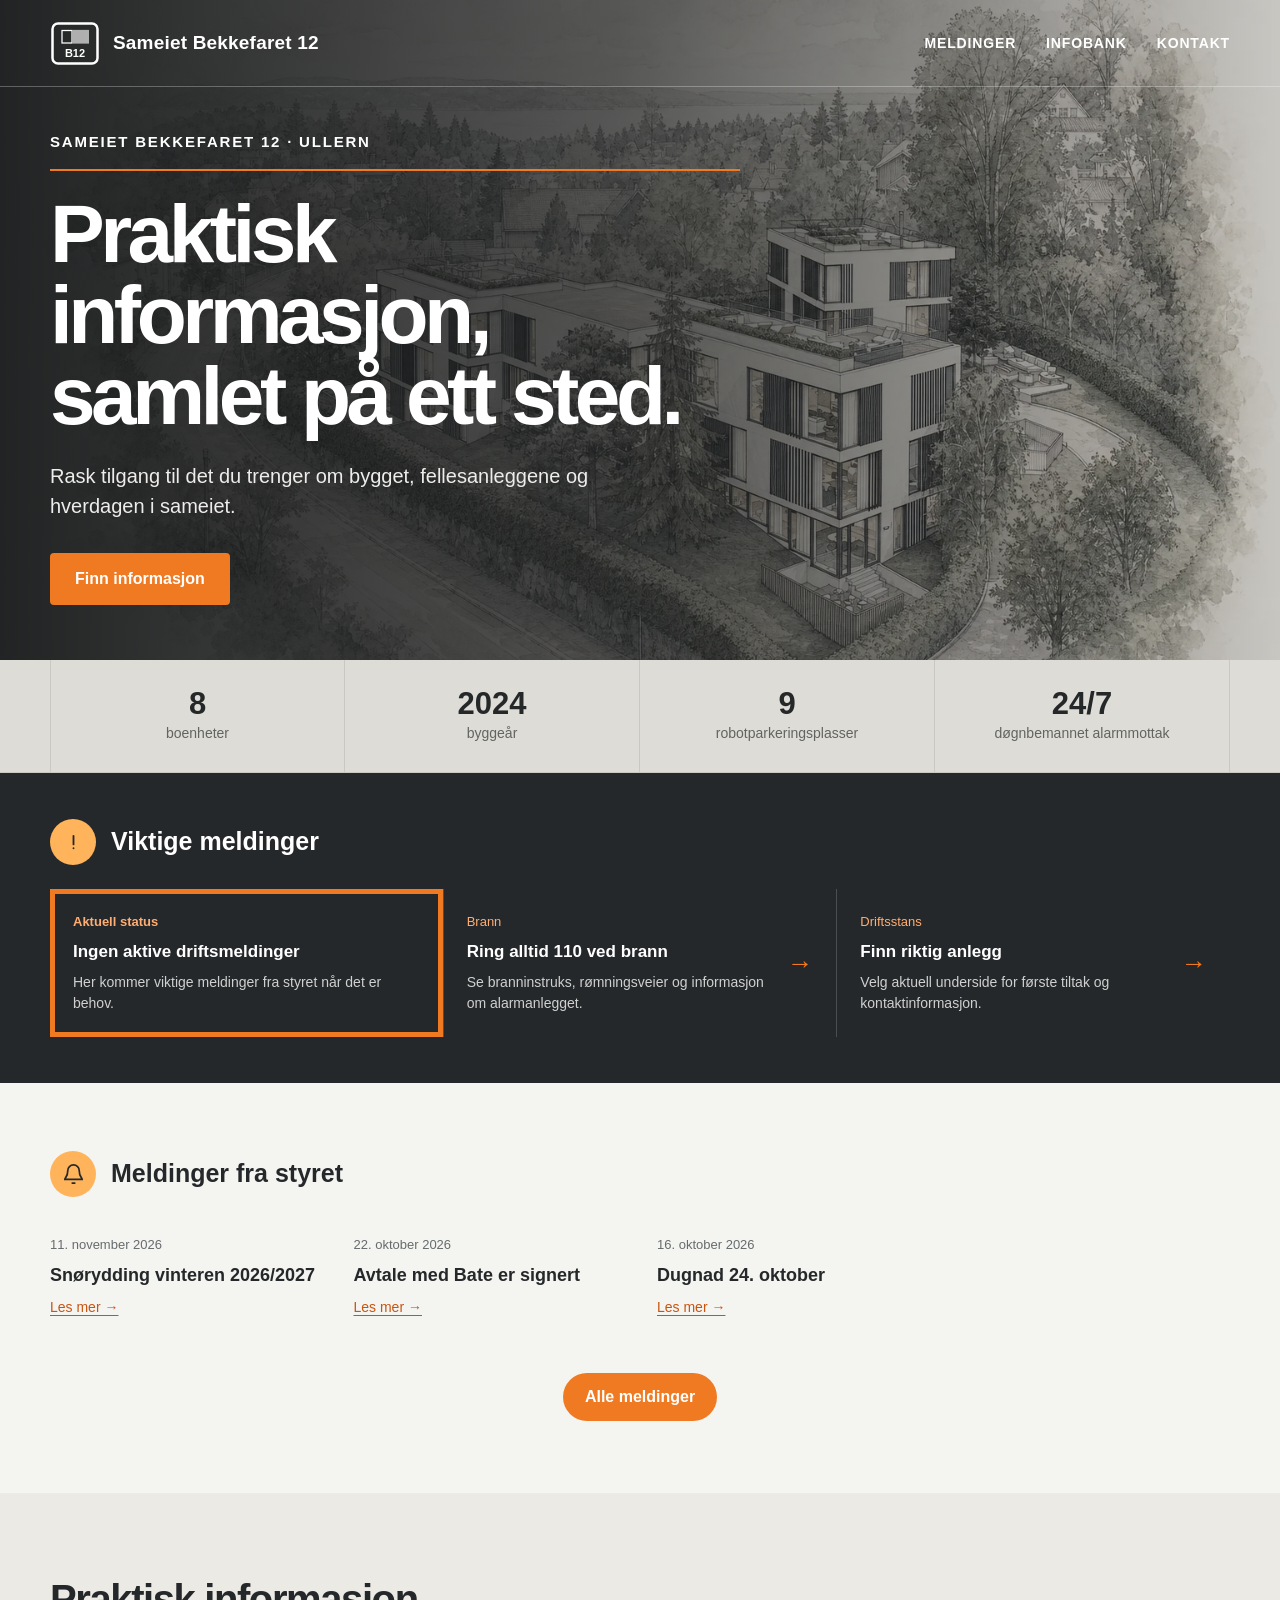
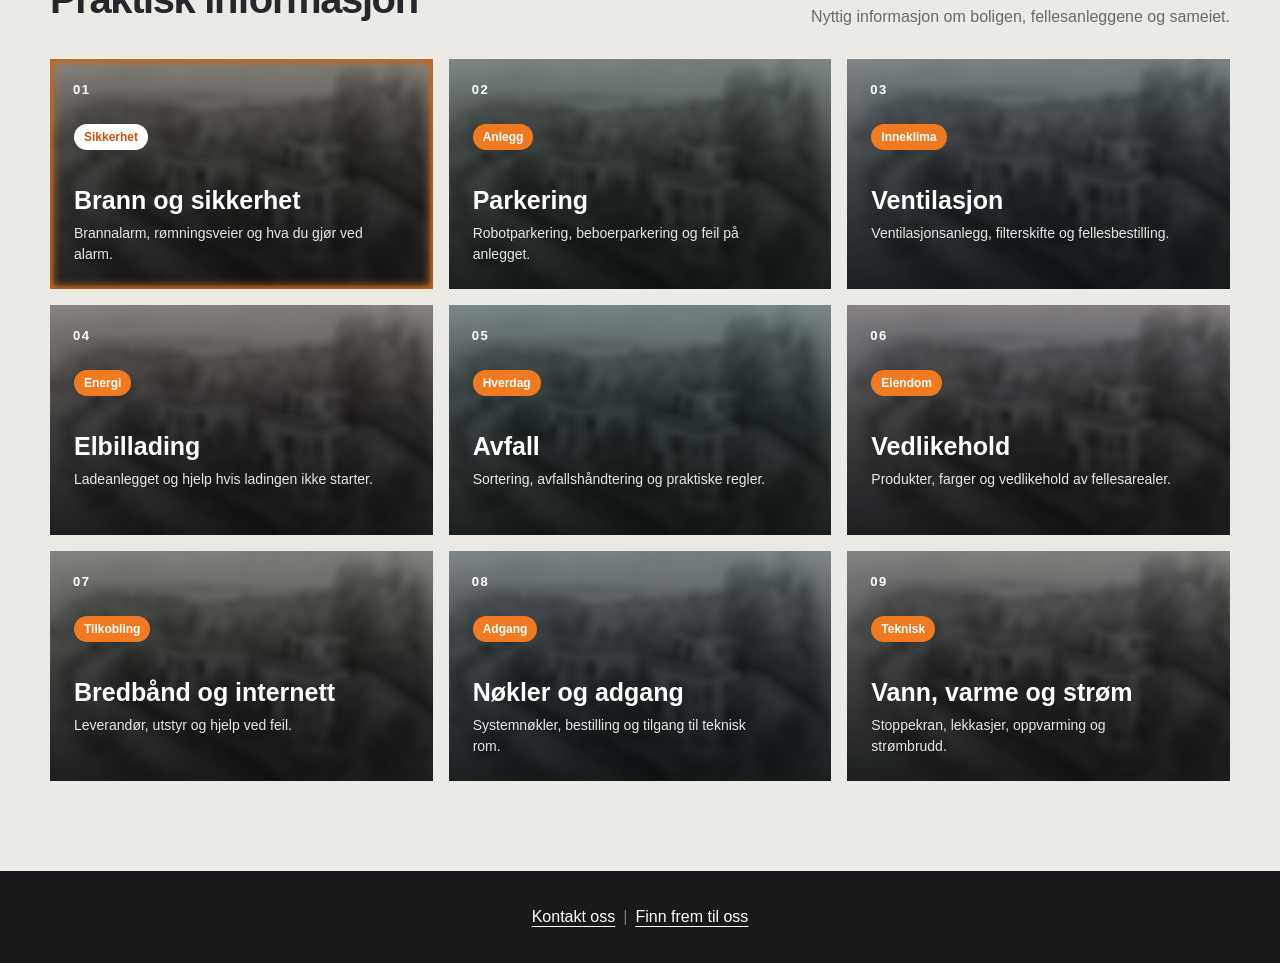
<file: index.html>
<!doctype html>
<html lang="no">
<head>
<meta charset="utf-8">
<meta name="viewport" content="width=device-width,initial-scale=1">
<meta name="description" content="Praktisk informasjon og meldinger for beboere og besøkende i Sameiet Bekkefaret 12.">
<title>Sameiet Bekkefaret 12</title>
<style>
:root{--white:#fff;--paper:#f4f4f1;--coal:#25282a;--muted:#666b6d;--orange:#ef7a22;--orange-dark:#c95410;--line:#d9dad7}
*{box-sizing:border-box}html{scroll-behavior:smooth}body{margin:0;background:var(--paper);color:var(--coal);font-family:Arial,Helvetica,sans-serif;line-height:1.5}a{color:inherit}.wrap{width:min(1180px,calc(100% - 44px));margin-inline:auto}
header{position:absolute;inset:0 0 auto;z-index:3;color:#fff;border-bottom:1px solid rgba(255,255,255,.28)}.nav{height:86px;display:flex;align-items:center;justify-content:space-between;gap:32px}.brand{display:flex;align-items:center;gap:13px;text-decoration:none;font-size:19px;font-weight:800;letter-spacing:.01em}.logo{width:50px;height:50px;display:block;background:url('assets/b12-spiler.svg?v=9') center/contain no-repeat;font-size:0}.links{display:flex;gap:30px}.links a{text-decoration:none;font-size:14px;font-weight:700;text-transform:uppercase;letter-spacing:.06em}.menu-button{display:none;border:1px solid rgba(255,255,255,.55);border-radius:4px;padding:9px 13px;background:transparent;color:#fff;font:inherit;font-weight:700;cursor:pointer}
.hero{min-height:660px;color:#fff;background-color:var(--coal);background-image:linear-gradient(90deg,rgba(22,24,25,.95) 0%,rgba(30,32,33,.74) 48%,rgba(35,37,38,.24) 100%),url('assets/bekkefaret-comic.webp');background-position:center;background-size:cover;background-repeat:no-repeat;display:flex;align-items:center}.hero-content{padding-top:76px;max-width:690px}.eyebrow{font-size:15px;font-weight:800;letter-spacing:.12em;text-transform:uppercase;border-bottom:2px solid var(--orange);padding-bottom:15px;margin-bottom:22px}.hero h1{font-size:clamp(48px,7vw,82px);line-height:.99;letter-spacing:-.055em;margin:0 0 24px;max-width:650px}.hero p{font-size:20px;max-width:570px;margin:0 0 32px;color:#ededeb}.button{display:inline-block;background:var(--orange);color:#fff;text-decoration:none;font-weight:800;padding:14px 25px;border-radius:4px}
.facts{background:#dedcd6;border-bottom:1px solid #cbc8c1}.fact-grid{display:grid;grid-template-columns:repeat(4,1fr)}.fact{padding:27px 18px;border-right:1px solid #cbc8c1;text-align:center;color:inherit;text-decoration:none}.fact:first-child{border-left:1px solid #cbc8c1}a.fact{transition:background .2s ease}a.fact:hover,a.fact:focus-visible{background:#d5d2cb}.fact strong{display:block;color:#252829;font-size:31px;line-height:1.1}.fact span{color:#626461;font-size:14px}
.alerts{background:var(--coal);color:#fff;padding:46px 0}.section-head{display:flex;align-items:center;gap:15px;margin-bottom:24px}.alert-icon{width:40px;height:40px;background:var(--orange);border-radius:50%;display:grid;place-items:center;font-size:20px}.section-head h2{margin:0;font-size:25px}.alert-list{display:grid;grid-template-columns:repeat(3,1fr);gap:1px;background:#4b4e50}.alert{position:relative;background:var(--coal);padding:23px;color:#fff;text-decoration:none}.alert.active{background:var(--orange)}.alert time{display:block;color:#ffad72;font-size:13px;margin-bottom:7px}.alert.active time{color:#fff}.alert strong{font-size:17px}.alert p{margin:8px 0 0;color:#cfd0d0;font-size:14px}.alert.active p{color:#fff}.alert.shortcut{padding-right:50px;transition:background .2s}.alert.shortcut:hover,.alert.shortcut:focus-visible{background:#343739}.alert.shortcut:after{content:"→";position:absolute;right:23px;top:50%;transform:translateY(-50%);color:var(--orange);font-size:26px}
.practical{padding:76px 0 90px;background:#eceae5}.practical .top{display:flex;justify-content:space-between;align-items:end;gap:30px;margin-bottom:30px}.practical h2{font-size:40px;letter-spacing:-.035em;margin:0}.practical .top p{color:var(--muted);max-width:430px;margin:0}.card-grid{display:grid;grid-template-columns:repeat(3,1fr);gap:16px}.card{position:relative;isolation:isolate;min-height:230px;padding:24px;display:flex;flex-direction:column;justify-content:flex-end;overflow:hidden;color:#fff;text-decoration:none;background-color:var(--tint,#777);background-image:linear-gradient(0deg,rgba(24,26,27,.98) 0%,rgba(30,32,33,.78) 54%,rgba(36,38,39,.42) 100%),url('assets/bekkefaret-comic.webp');background-blend-mode:multiply,luminosity;background-repeat:no-repeat;background-size:112%;background-position:center;transition:transform .2s,box-shadow .2s}.card::before{content:"";position:absolute;inset:-8px;z-index:-1;background:rgba(35,37,38,.22);backdrop-filter:blur(3.5px);-webkit-backdrop-filter:blur(3.5px)}.card>*{position:relative;z-index:1}.card:nth-child(1){--tint:#82776c}.card:nth-child(2){--tint:#68766d;background-position:68% 48%}.card:nth-child(3){--tint:#68747b;background-position:32% 58%}.card:nth-child(4){--tint:#7c6d68}.card:nth-child(5){--tint:#607474;background-position:68% 48%}.card:nth-child(6){--tint:#756b73;background-position:32% 58%}.card:nth-child(7){--tint:#727466}.card:nth-child(8){--tint:#657078;background-position:68% 48%}.card:nth-child(9){--tint:#74706b;background-position:32% 58%}.card:hover{transform:translateY(-3px);box-shadow:0 13px 28px rgba(25,27,28,.18)}.num{position:absolute;top:21px;left:23px;color:#fff;font-size:13px;font-weight:800;letter-spacing:.12em}.tag{display:inline-flex;align-self:flex-start;background:var(--orange);border-radius:99px;padding:4px 10px;margin-bottom:10px;font-size:12px;font-weight:800}.card h3{margin:0 0 8px;font-size:25px;line-height:1.1}.card p{margin:0;color:#e6e7e5;font-size:14px;max-width:300px}.card.urgent{outline:4px solid var(--orange);outline-offset:-4px}.card.urgent .tag{background:#fff;color:var(--orange-dark)}
.card h3{display:flex;align-items:flex-end;min-height:2.2em}.card p{min-height:3em}
.alert.active{background:var(--coal);box-shadow:inset 0 0 0 5px var(--orange)}.alert.active time{color:#ffad72;font-weight:800}.alert.active p{color:#cfd0d0}.alert.active p strong{color:#fff;font-size:inherit}
.board-news{padding:68px 0 72px;background:var(--paper)}.board-news .section-head{color:var(--coal);margin-bottom:34px}.bell-icon{width:46px;height:46px;border-radius:50%;display:grid;place-items:center;background:#ffb45b;color:var(--coal)}.bell-icon svg{width:23px;height:23px;fill:none;stroke:currentColor;stroke-width:1.8}.news-grid{display:grid;grid-template-columns:repeat(4,1fr);gap:34px}.news-item{display:block;color:var(--coal);text-decoration:none;padding:4px 0 14px;border-bottom:2px solid transparent;transition:border-color .2s}.news-item:hover,.news-item:focus-visible{border-color:var(--orange)}.news-item time{display:block;color:var(--muted);font-size:13px;margin-bottom:8px}.news-item strong{display:block;font-size:18px;line-height:1.35}.news-item span{display:inline-block;margin-top:10px;color:var(--orange-dark);font-size:14px;text-decoration:underline;text-underline-offset:3px}.all-messages{text-align:center;margin-top:38px}.all-messages a{display:inline-block;padding:12px 22px;border-radius:99px;background:var(--orange);color:#fff;text-decoration:none;font-weight:800}
.alert-icon{width:46px;height:46px;flex:0 0 auto;background:#ffb45b;color:var(--coal);font-size:0}.alert-icon svg{width:23px;height:23px;fill:none;stroke:currentColor;stroke-width:1.9;stroke-linecap:round}
.card::before{z-index:0}
footer{padding:34px 0;background:#17191a;color:#bbb}.footer-inner{display:flex;justify-content:center;gap:8px}.footer-inner a{color:#fff;text-underline-offset:4px}.footer-inner span{color:#777}
@media(max-width:800px){header{position:relative;background:var(--coal)}.nav{height:auto;min-height:72px;flex-wrap:wrap;padding-block:12px}.menu-button{display:block}.links{display:none;order:3;width:100%;padding:8px 0 12px;border-top:1px solid rgba(255,255,255,.2);flex-direction:column;gap:0}.links.open{display:flex}.links a{padding:11px 0}.hero{min-height:540px}.hero-content{padding-top:0}.fact-grid{grid-template-columns:repeat(2,1fr)}.alert-list,.card-grid,.news-grid{grid-template-columns:1fr 1fr}.practical .top{display:block}.practical .top p{margin-top:10px}}
@media(max-width:540px){.wrap{width:min(100% - 28px,1180px)}.hero h1{font-size:48px}.alert-list,.card-grid,.news-grid{grid-template-columns:1fr}.fact{padding:20px 10px}.card{min-height:205px}.footer-inner{justify-content:center}}
</style>
<link rel="stylesheet" href="assets/halloween.css?v=1">
<script defer src="assets/halloween.js?v=1"></script>
</head>
<body>
<header><div class="wrap nav"><a class="brand" href="#"><span class="logo">B12</span><span>Sameiet Bekkefaret 12</span></a><button class="menu-button" type="button" aria-expanded="false" aria-controls="hovedmeny">Meny</button><nav class="links" id="hovedmeny"><a href="#styremeldinger">Meldinger</a><a href="#praktisk">Infobank</a><a href="kontakt/">Kontakt</a></nav></div></header>
<main>
<section class="hero"><div class="wrap"><div class="hero-content"><div class="eyebrow">Sameiet Bekkefaret 12 · Ullern</div><h1>Praktisk informasjon, samlet på ett sted.</h1><p>Rask tilgang til det du trenger om bygget, fellesanleggene og hverdagen i sameiet.</p><a class="button" href="#praktisk">Finn informasjon</a></div></div></section>
<section class="facts"><div class="wrap fact-grid"><a class="fact" href="regler/"><strong>8</strong><span>boenheter</span></a><a class="fact" href="om-bygget/"><strong>2024</strong><span>byggeår</span></a><a class="fact" href="parkering/"><strong>9</strong><span>robotparkeringsplasser</span></a><a class="fact" href="brann/"><strong>24/7</strong><span>døgnbemannet alarmmottak</span></a></div></section>
<section class="alerts" id="meldinger"><div class="wrap"><div class="section-head"><span class="alert-icon" aria-hidden="true"><svg viewBox="0 0 24 24"><path d="M12 5v9"/><path d="M12 18h.01"/></svg></span><h2>Viktige meldinger</h2></div><div class="alert-list"><article class="alert active"><time>Aktuell status</time><strong>Ingen aktive driftsmeldinger</strong><p>Her kommer viktige meldinger fra styret når det er behov.</p></article><a class="alert shortcut" href="brann/"><time>Brann</time><strong>Ring alltid 110 ved brann</strong><p>Se branninstruks, rømningsveier og informasjon om alarmanlegget.</p></a><a class="alert shortcut" href="#praktisk"><time>Driftsstans</time><strong>Finn riktig anlegg</strong><p>Velg aktuell underside for første tiltak og kontaktinformasjon.</p></a></div></div></section>
<section class="board-news" id="styremeldinger"><div class="wrap"><div class="section-head"><span class="bell-icon" aria-hidden="true"><svg viewBox="0 0 24 24"><path d="M18 8a6 6 0 0 0-12 0c0 7-3 7-3 9h18c0-2-3-2-3-9Z"/><path d="M10 21h4"/></svg></span><h2>Meldinger fra styret</h2></div><div class="news-grid"><a class="news-item" href="meldinger/#snorydding-2026"><time>11. november 2026</time><strong>Snørydding vinteren 2026/2027</strong><span>Les mer →</span></a><a class="news-item" href="meldinger/#bate"><time>22. oktober 2026</time><strong>Avtale med Bate er signert</strong><span>Les mer →</span></a><a class="news-item" href="meldinger/#dugnad-oktober"><time>16. oktober 2026</time><strong>Dugnad 24. oktober</strong><span>Les mer →</span></a></div><div class="all-messages"><a href="meldinger/">Alle meldinger</a></div></div></section>
<section class="practical" id="praktisk"><div class="wrap"><div class="top"><h2>Praktisk informasjon</h2><p>Nyttig informasjon om boligen, fellesanleggene og sameiet.</p></div><div class="card-grid">
<a class="card urgent" href="brann/"><span class="num">01</span><span class="tag">Sikkerhet</span><h3>Brann og sikkerhet</h3><p>Brannalarm, rømningsveier og hva du gjør ved alarm.</p></a>
<a class="card" href="parkering/"><span class="num">02</span><span class="tag">Anlegg</span><h3>Parkering</h3><p>Robotparkering, beboerparkering og feil på anlegget.</p></a>
<a class="card" href="ventilasjon/"><span class="num">03</span><span class="tag">Inneklima</span><h3>Ventilasjon</h3><p>Ventilasjonsanlegg, filterskifte og fellesbestilling.</p></a>
<a class="card" href="elbillading/"><span class="num">04</span><span class="tag">Energi</span><h3>Elbillading</h3><p>Ladeanlegget og hjelp hvis ladingen ikke starter.</p></a>
<a class="card" href="avfall/"><span class="num">05</span><span class="tag">Hverdag</span><h3>Avfall</h3><p>Sortering, avfallshåndtering og praktiske regler.</p></a>
<a class="card" href="vedlikehold/"><span class="num">06</span><span class="tag">Eiendom</span><h3>Vedlikehold</h3><p>Produkter, farger og vedlikehold av fellesarealer.</p></a>
<a class="card" href="bredband/"><span class="num">07</span><span class="tag">Tilkobling</span><h3>Bredbånd og internett</h3><p>Leverandør, utstyr og hjelp ved feil.</p></a>
<a class="card" href="nokler-adgang/"><span class="num">08</span><span class="tag">Adgang</span><h3>Nøkler og adgang</h3><p>Systemnøkler, bestilling og tilgang til teknisk rom.</p></a>
<a class="card" href="vann-varme-strom/"><span class="num">09</span><span class="tag">Teknisk</span><h3>Vann, varme og strøm</h3><p>Stoppekran, lekkasjer, oppvarming og strømbrudd.</p></a>
</div></div></section>
</main>
<footer id="kontakt"><div class="wrap footer-inner"><a href="kontakt/">Kontakt oss</a><span>|</span><a href="finn-frem/">Finn frem til oss</a></div></footer>
<script>
const menuButton=document.querySelector('.menu-button');
const menu=document.querySelector('#hovedmeny');
menuButton.addEventListener('click',()=>{const open=menu.classList.toggle('open');menuButton.setAttribute('aria-expanded',String(open));});
menu.querySelectorAll('a').forEach(link=>link.addEventListener('click',()=>{menu.classList.remove('open');menuButton.setAttribute('aria-expanded','false');}));
</script>
</body>
</html>
</file>
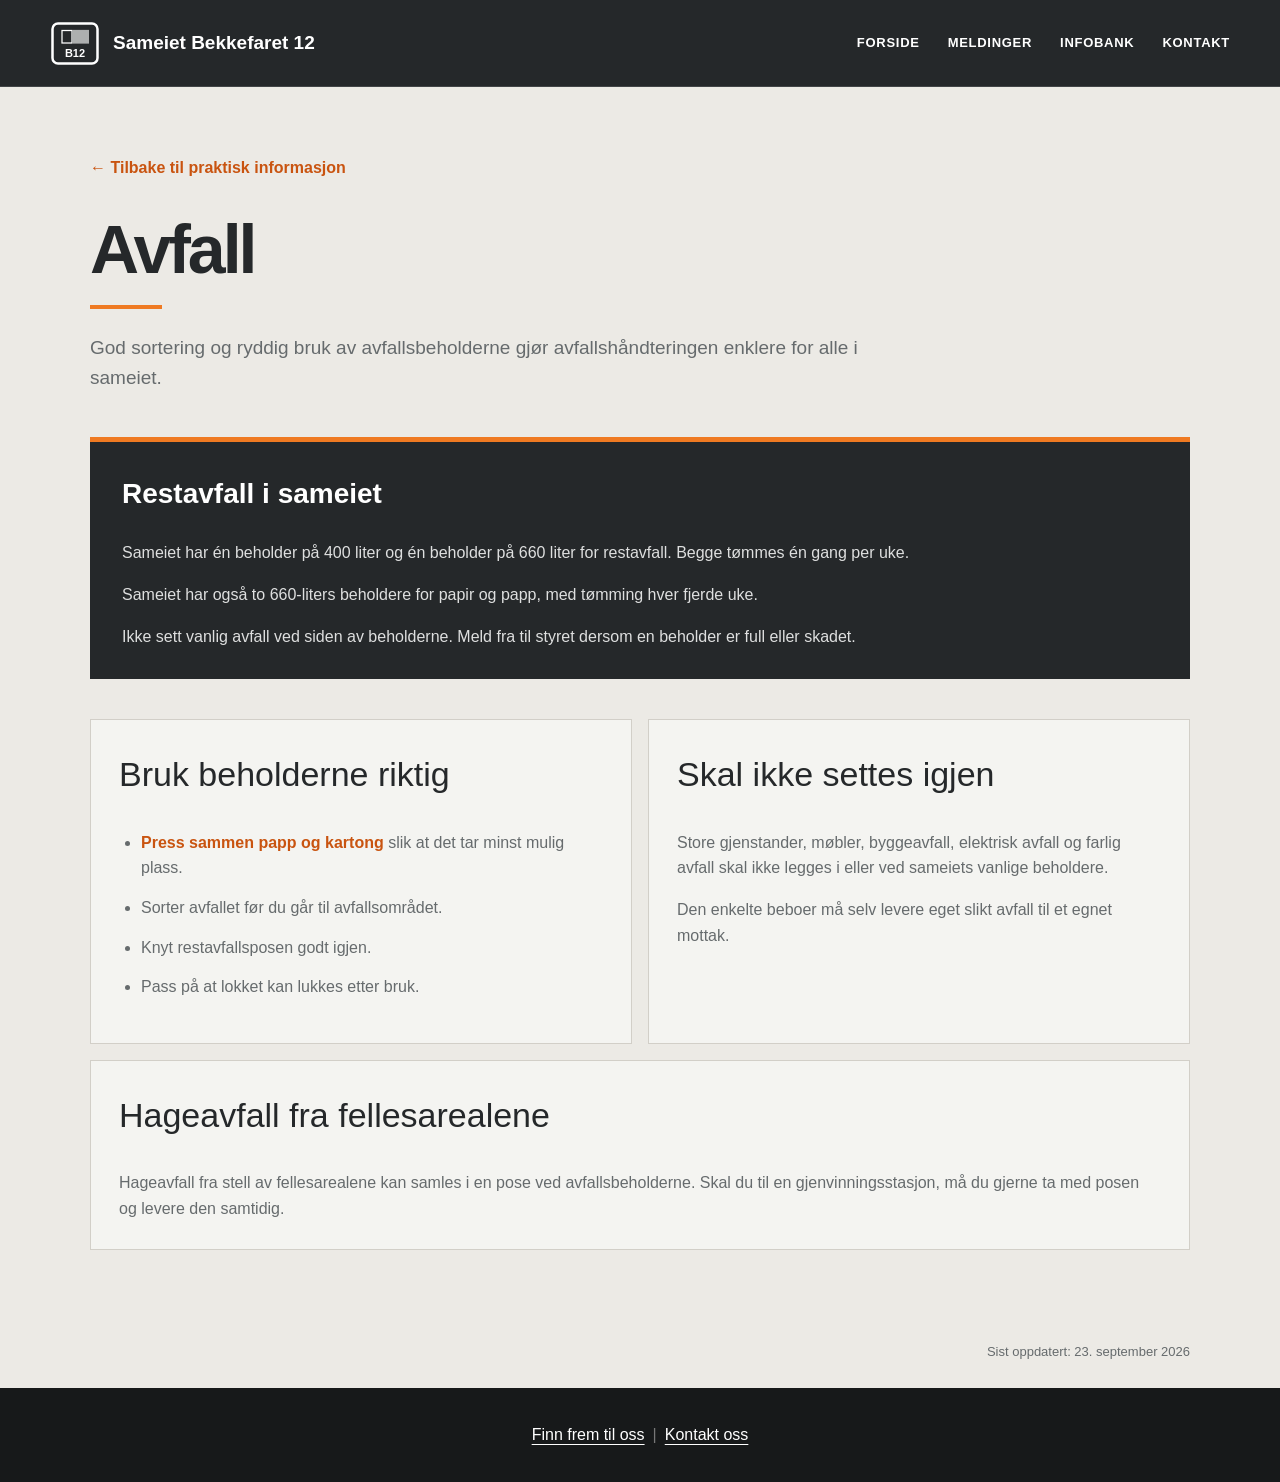
<file: avfall/index.html>
<!DOCTYPE html>
<html lang="no">
<head>
  <meta charset="UTF-8">
  <meta name="viewport" content="width=device-width, initial-scale=1.0">
  <title>Avfall | Sameiet Bekkefaret 12</title>
  <style>
    * { box-sizing: border-box; }
    body { margin: 0; background: #f8f7f3; color: #24332d; font-family: Arial, Helvetica, sans-serif; line-height: 1.65; }
    header { background: #fff; border-bottom: 1px solid #deded8; }
    .nav { max-width: 1320px; margin: 0 auto; min-height: 92px; padding: 0 22px; display: flex; align-items: center; justify-content: space-between; gap: 30px; }
    .brand { display: flex; align-items: center; gap: 16px; color: #24332d; text-decoration: none; font-weight: 700; font-size: 21px; }
    .logo { width: 48px; height: 48px; border-radius: 18px; background: #356451; color: #fff; display: grid; place-items: center; font-weight: 800; letter-spacing: 1px; }
    nav a { color: #42534b; text-decoration: none; margin-left: 28px; font-size: 17px; }
    main { max-width: 1100px; margin: 0 auto; padding: 70px 24px 100px; }
    .back { display: inline-block; margin-bottom: 34px; color: #356451; text-decoration: none; font-weight: 700; }
    h1 { font-family: Georgia, "Times New Roman", serif; font-size: clamp(42px, 6vw, 68px); line-height: 1.05; margin: 0 0 24px; font-weight: 500; }
    .intro { max-width: 760px; font-size: 20px; color: #52635b; margin-bottom: 50px; }
    .notice { background: #356451; color: white; border-radius: 24px; padding: 34px 38px; margin-bottom: 50px; box-shadow: 0 18px 40px rgba(35, 57, 48, 0.12); }
    .notice h2 { margin-top: 0; font-size: 28px; }
    .notice p:last-child { margin-bottom: 0; }
    .grid { display: grid; grid-template-columns: repeat(2, 1fr); gap: 24px; }
    .info { background: #fff; border-radius: 22px; padding: 32px; }
    .garden-waste { grid-column: 1 / -1; }
    .info h2 { font-family: Georgia, "Times New Roman", serif; font-weight: 500; font-size: 34px; margin-top: 0; }
    .info ul { padding-left: 22px; }
    .info li { margin-bottom: 14px; }
    .info p:last-child { margin-bottom: 0; }
    footer { background: #253b32; color: #fff; padding: 38px 24px; }
    .footer-inner { max-width: 1100px; margin: 0 auto; }
    @media (max-width: 760px) {
      .nav { min-height: 76px; }
      nav { display: none; }
      main { padding-top: 45px; }
      .grid { grid-template-columns: 1fr; }
      .notice, .info { padding: 26px; }
    }
  </style>
<link rel="stylesheet" href="../assets/subpage-theme.css?v=20260920c">
<link rel="stylesheet" href="../assets/halloween.css?v=1">
<script defer src="../assets/halloween.js?v=1"></script>
</head>
<body data-last-updated="23. september 2026">
<header>
  <div class="nav">
    <a class="brand" href="../"><span class="logo">B12</span><span>Sameiet Bekkefaret 12</span></a>
    <button class="menu-button" type="button" aria-expanded="false" aria-controls="hovedmeny">Meny</button><nav id="hovedmeny"><a href="../">Forside</a><a href="../#styremeldinger">Meldinger</a><a href="../#praktisk">Infobank</a><a href="../kontakt/">Kontakt</a></nav>
  </div>
</header>
<main>
  <a class="back" href="../#praktisk">← Tilbake til praktisk informasjon</a>
  <h1>Avfall</h1>
  <p class="intro">God sortering og ryddig bruk av avfallsbeholderne gjør avfallshåndteringen enklere for alle i sameiet.</p>
  <section class="notice">
    <h2>Restavfall i sameiet</h2>
    <p>Sameiet har én beholder på 400 liter og én beholder på 660 liter for restavfall. Begge tømmes én gang per uke.</p>
    <p>Sameiet har også to 660-liters beholdere for papir og papp, med tømming hver fjerde uke.</p>
    <p>Ikke sett vanlig avfall ved siden av beholderne. Meld fra til styret dersom en beholder er full eller skadet.</p>
  </section>
  <div class="grid">
    <section class="info">
      <h2>Bruk beholderne riktig</h2>
      <ul>
        <li class="key-rule"><span class="action-word">Press sammen papp og kartong</span> slik at det tar minst mulig plass.</li>
        <li>Sorter avfallet før du går til avfallsområdet.</li>
        <li>Knyt restavfallsposen godt igjen.</li>
        <li>Pass på at lokket kan lukkes etter bruk.</li>
      </ul>
    </section>
    <section class="info">
      <h2>Skal ikke settes igjen</h2>
      <p>Store gjenstander, møbler, byggeavfall, elektrisk avfall og farlig avfall skal ikke legges i eller ved sameiets vanlige beholdere.</p>
      <p>Den enkelte beboer må selv levere eget slikt avfall til et egnet mottak.</p>
    </section>
    <section class="info garden-waste">
      <h2>Hageavfall fra fellesarealene</h2>
      <p>Hageavfall fra stell av fellesarealene kan samles i en pose ved avfallsbeholderne. Skal du til en gjenvinningsstasjon, må du gjerne ta med posen og levere den samtidig.</p>
    </section>
  </div>
</main>
<footer><div class="footer-inner"><a href="../finn-frem/">Finn frem til oss</a><span class="sep">|</span><a href="../kontakt/">Kontakt oss</a></div></footer>
<script src="../assets/subpage-nav.js?v=20260922"></script>
</body>
</html>
</file>
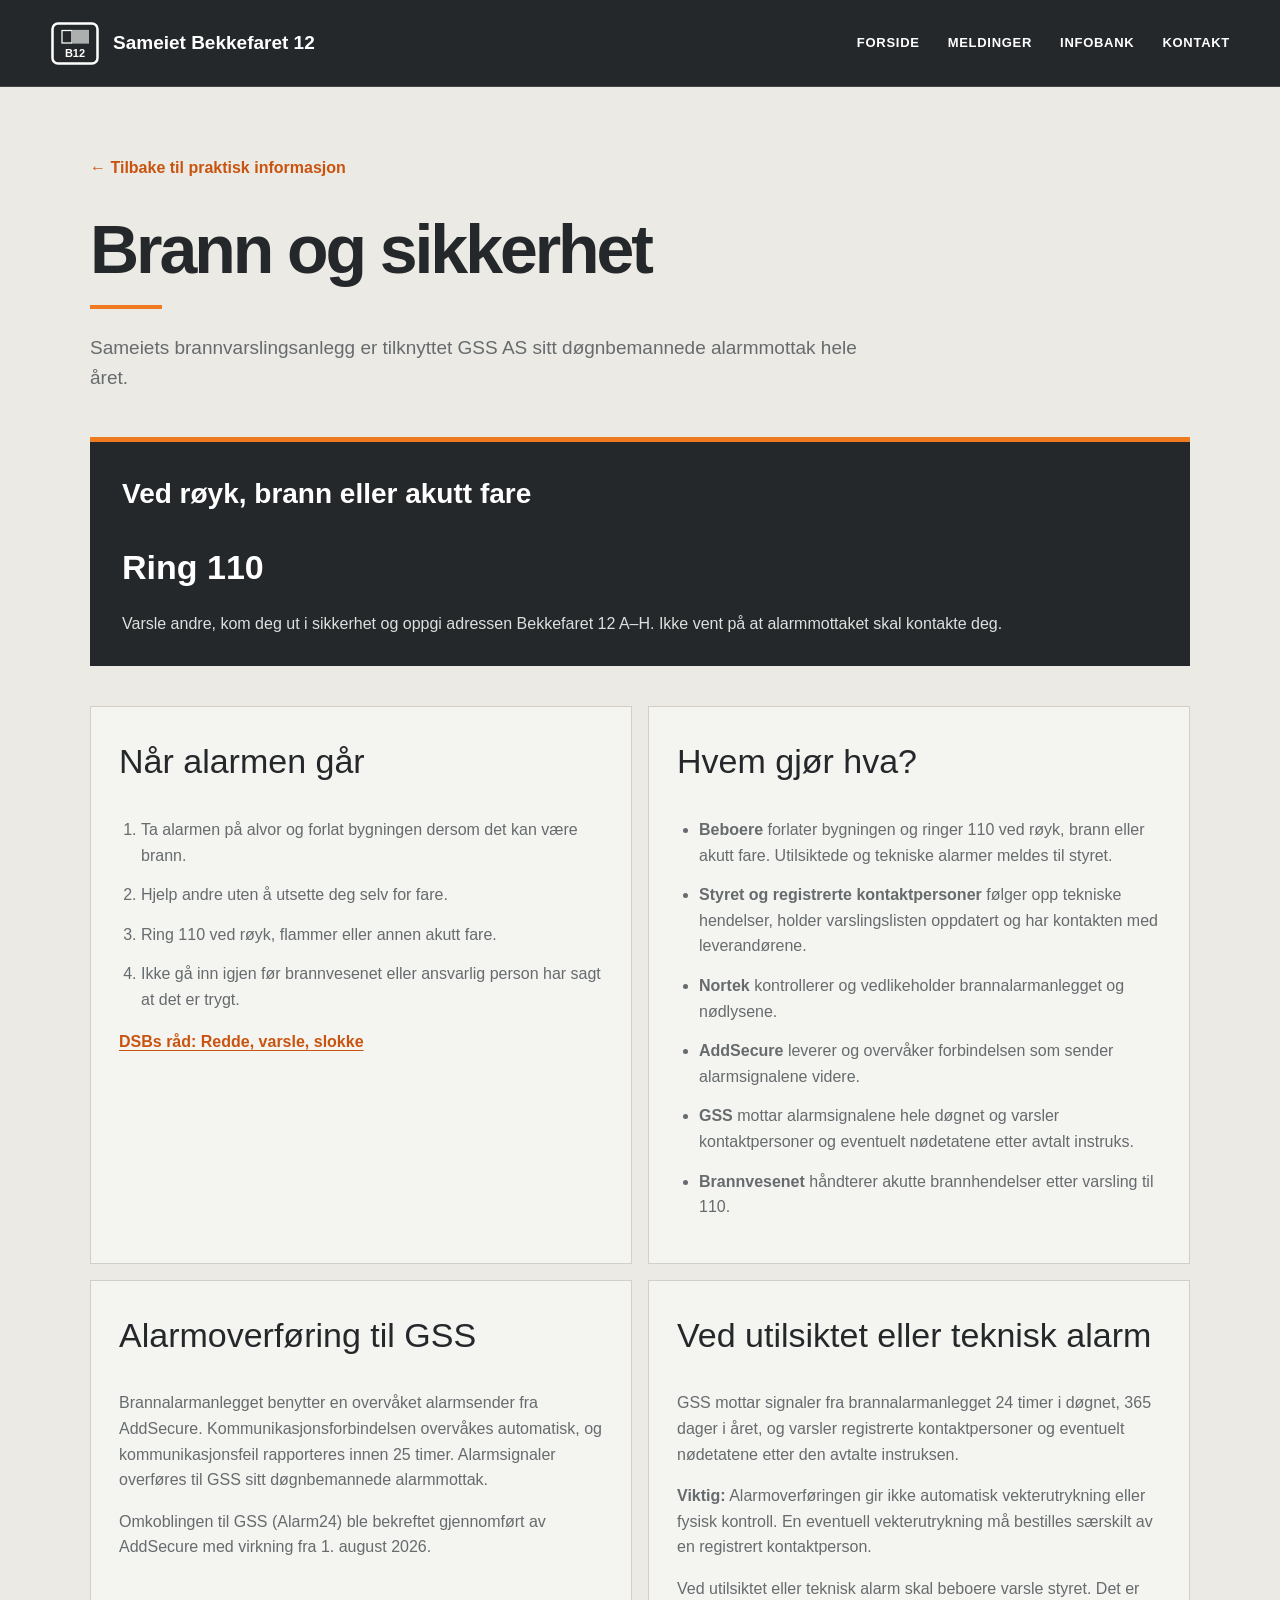
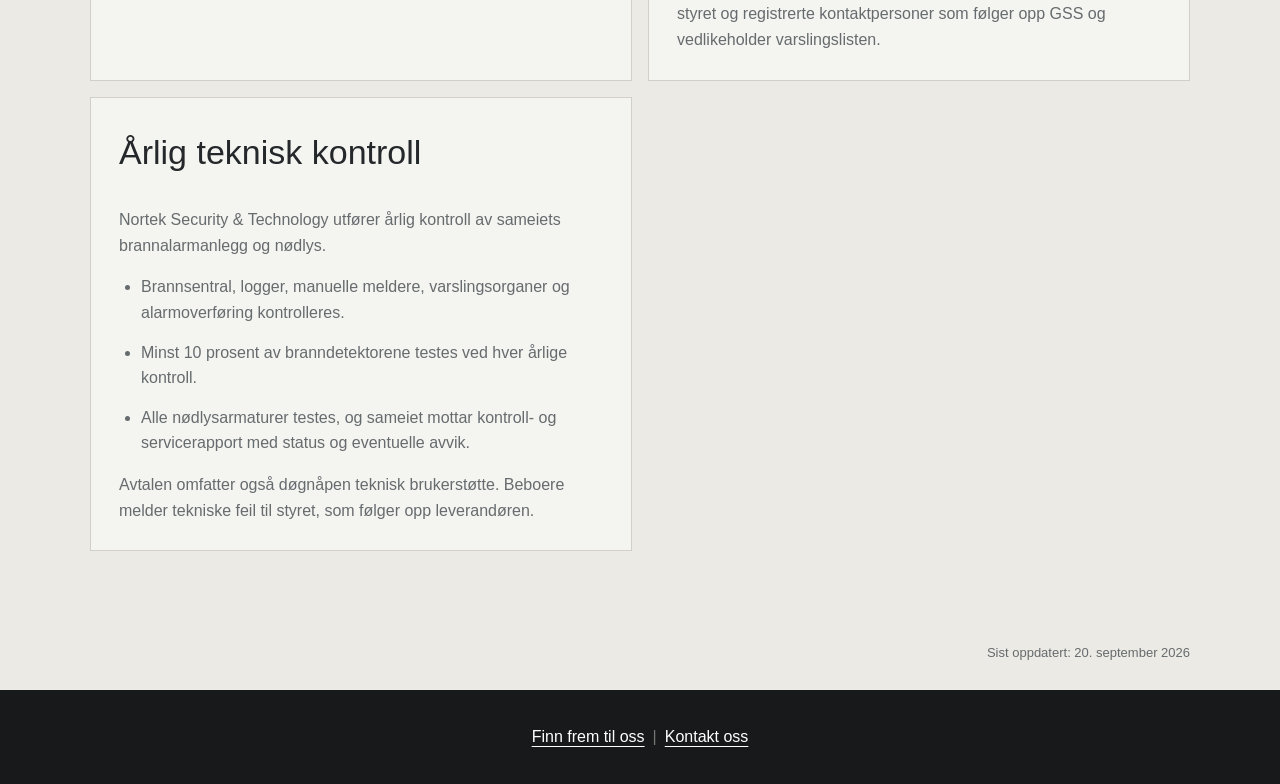
<file: brann/index.html>
<!DOCTYPE html>
<html lang="no">
<head>
  <meta charset="UTF-8">
  <meta name="viewport" content="width=device-width, initial-scale=1.0">
  <title>Brann og sikkerhet | Sameiet Bekkefaret 12</title>
  <style>
    * { box-sizing: border-box; }
    body { margin: 0; background: #f8f7f3; color: #24332d; font-family: Arial, Helvetica, sans-serif; line-height: 1.65; }
    header { background: #fff; border-bottom: 1px solid #deded8; }
    .nav { max-width: 1320px; margin: 0 auto; min-height: 92px; padding: 0 22px; display: flex; align-items: center; justify-content: space-between; gap: 30px; }
    .brand { display: flex; align-items: center; gap: 16px; color: #24332d; text-decoration: none; font-weight: 700; font-size: 21px; }
    .logo { width: 48px; height: 48px; border-radius: 18px; background: #356451; color: #fff; display: grid; place-items: center; font-weight: 800; letter-spacing: 1px; }
    nav a { color: #42534b; text-decoration: none; margin-left: 28px; font-size: 17px; }
    main { max-width: 1100px; margin: 0 auto; padding: 70px 24px 100px; }
    .back { display: inline-block; margin-bottom: 34px; color: #356451; text-decoration: none; font-weight: 700; }
    h1 { font-family: Georgia, "Times New Roman", serif; font-size: clamp(42px, 6vw, 68px); line-height: 1.05; margin: 0 0 24px; font-weight: 500; }
    .intro { max-width: 760px; font-size: 20px; color: #52635b; margin-bottom: 50px; }
    .emergency { background: #356451; color: white; border-radius: 24px; padding: 34px 38px; margin-bottom: 50px; box-shadow: 0 18px 40px rgba(35, 57, 48, 0.12); }
    .emergency h2 { margin-top: 0; font-size: 28px; }
    .emergency .phone { font-size: 34px; font-weight: 800; margin: 12px 0; }
    .emergency a { color: inherit; text-decoration: none; }
    .emergency p:last-child { margin-bottom: 0; }
    .grid { display: grid; grid-template-columns: repeat(2, 1fr); gap: 24px; }
    .info { background: #fff; border-radius: 22px; padding: 32px; }
    .info h2 { font-family: Georgia, "Times New Roman", serif; font-weight: 500; font-size: 34px; margin-top: 0; }
    .info ol, .info ul { padding-left: 22px; }
    .info li { margin-bottom: 14px; }
    .info p:last-child { margin-bottom: 0; }
    .info a { color: #356451; font-weight: 700; }
    footer { background: #253b32; color: #fff; padding: 38px 24px; }
    .footer-inner { max-width: 1100px; margin: 0 auto; }
    @media (max-width: 760px) {
      .nav { min-height: 76px; }
      nav { display: none; }
      main { padding-top: 45px; }
      .grid { grid-template-columns: 1fr; }
      .emergency, .info { padding: 26px; }
    }
  </style>
<link rel="stylesheet" href="../assets/subpage-theme.css?v=20260920">
<link rel="stylesheet" href="../assets/halloween.css?v=1">
<script defer src="../assets/halloween.js?v=1"></script>
</head>
<body data-last-updated="20. september 2026">
<header>
  <div class="nav">
    <a class="brand" href="../"><span class="logo">B12</span><span>Sameiet Bekkefaret 12</span></a>
    <button class="menu-button" type="button" aria-expanded="false" aria-controls="hovedmeny">Meny</button><nav id="hovedmeny"><a href="../">Forside</a><a href="../#styremeldinger">Meldinger</a><a href="../#praktisk">Infobank</a><a href="../kontakt/">Kontakt</a></nav>
  </div>
</header>
<main>
  <a class="back" href="../#praktisk">← Tilbake til praktisk informasjon</a>
  <h1>Brann og sikkerhet</h1>
  <p class="intro">Sameiets brannvarslingsanlegg er tilknyttet GSS AS sitt døgnbemannede alarmmottak hele året.</p>
  <section class="emergency">
    <h2>Ved røyk, brann eller akutt fare</h2>
    <div class="phone"><a href="tel:110">Ring 110</a></div>
    <p>Varsle andre, kom deg ut i sikkerhet og oppgi adressen Bekkefaret 12 A–H. Ikke vent på at alarmmottaket skal kontakte deg.</p>
  </section>
  <div class="grid">
    <section class="info">
      <h2>Når alarmen går</h2>
      <ol>
        <li>Ta alarmen på alvor og forlat bygningen dersom det kan være brann.</li>
        <li>Hjelp andre uten å utsette deg selv for fare.</li>
        <li>Ring 110 ved røyk, flammer eller annen akutt fare.</li>
        <li>Ikke gå inn igjen før brannvesenet eller ansvarlig person har sagt at det er trygt.</li>
      </ol>
      <p><a href="https://www.dsb.no/sikkerhverdag/brann/hva-gjer-du-nar-det-brenn/">DSBs råd: Redde, varsle, slokke</a></p>
    </section>
    <section class="info">
      <h2>Hvem gjør hva?</h2>
      <ul>
        <li><strong>Beboere</strong> forlater bygningen og ringer 110 ved røyk, brann eller akutt fare. Utilsiktede og tekniske alarmer meldes til styret.</li>
        <li><strong>Styret og registrerte kontaktpersoner</strong> følger opp tekniske hendelser, holder varslingslisten oppdatert og har kontakten med leverandørene.</li>
        <li><strong>Nortek</strong> kontrollerer og vedlikeholder brannalarmanlegget og nødlysene.</li>
        <li><strong>AddSecure</strong> leverer og overvåker forbindelsen som sender alarmsignalene videre.</li>
        <li><strong>GSS</strong> mottar alarmsignalene hele døgnet og varsler kontaktpersoner og eventuelt nødetatene etter avtalt instruks.</li>
        <li><strong>Brannvesenet</strong> håndterer akutte brannhendelser etter varsling til 110.</li>
      </ul>
    </section>
    <section class="info">
      <h2>Alarmoverføring til GSS</h2>
      <p>Brannalarmanlegget benytter en overvåket alarmsender fra AddSecure. Kommunikasjonsforbindelsen overvåkes automatisk, og kommunikasjonsfeil rapporteres innen 25 timer. Alarmsignaler overføres til GSS sitt døgnbemannede alarmmottak.</p>
      <p>Omkoblingen til GSS (Alarm24) ble bekreftet gjennomført av AddSecure med virkning fra 1. august 2026.</p>
    </section>
    <section class="info">
      <h2>Ved utilsiktet eller teknisk alarm</h2>
      <p>GSS mottar signaler fra brannalarmanlegget 24 timer i døgnet, 365 dager i året, og varsler registrerte kontaktpersoner og eventuelt nødetatene etter den avtalte instruksen.</p>
      <p><strong>Viktig:</strong> Alarmoverføringen gir ikke automatisk vekterutrykning eller fysisk kontroll. En eventuell vekterutrykning må bestilles særskilt av en registrert kontaktperson.</p>
      <p>Ved utilsiktet eller teknisk alarm skal beboere varsle styret. Det er styret og registrerte kontaktpersoner som følger opp GSS og vedlikeholder varslingslisten.</p>
    </section>
    <section class="info">
      <h2>Årlig teknisk kontroll</h2>
      <p>Nortek Security &amp; Technology utfører årlig kontroll av sameiets brannalarmanlegg og nødlys.</p>
      <ul>
        <li>Brannsentral, logger, manuelle meldere, varslingsorganer og alarmoverføring kontrolleres.</li>
        <li>Minst 10 prosent av branndetektorene testes ved hver årlige kontroll.</li>
        <li>Alle nødlysarmaturer testes, og sameiet mottar kontroll- og servicerapport med status og eventuelle avvik.</li>
      </ul>
      <p>Avtalen omfatter også døgnåpen teknisk brukerstøtte. Beboere melder tekniske feil til styret, som følger opp leverandøren.</p>
    </section>
  </div>
</main>
<footer><div class="footer-inner"><a href="../finn-frem/">Finn frem til oss</a><span class="sep">|</span><a href="../kontakt/">Kontakt oss</a></div></footer>
<script src="../assets/subpage-nav.js?v=20260920"></script>
</body>
</html>
</file>
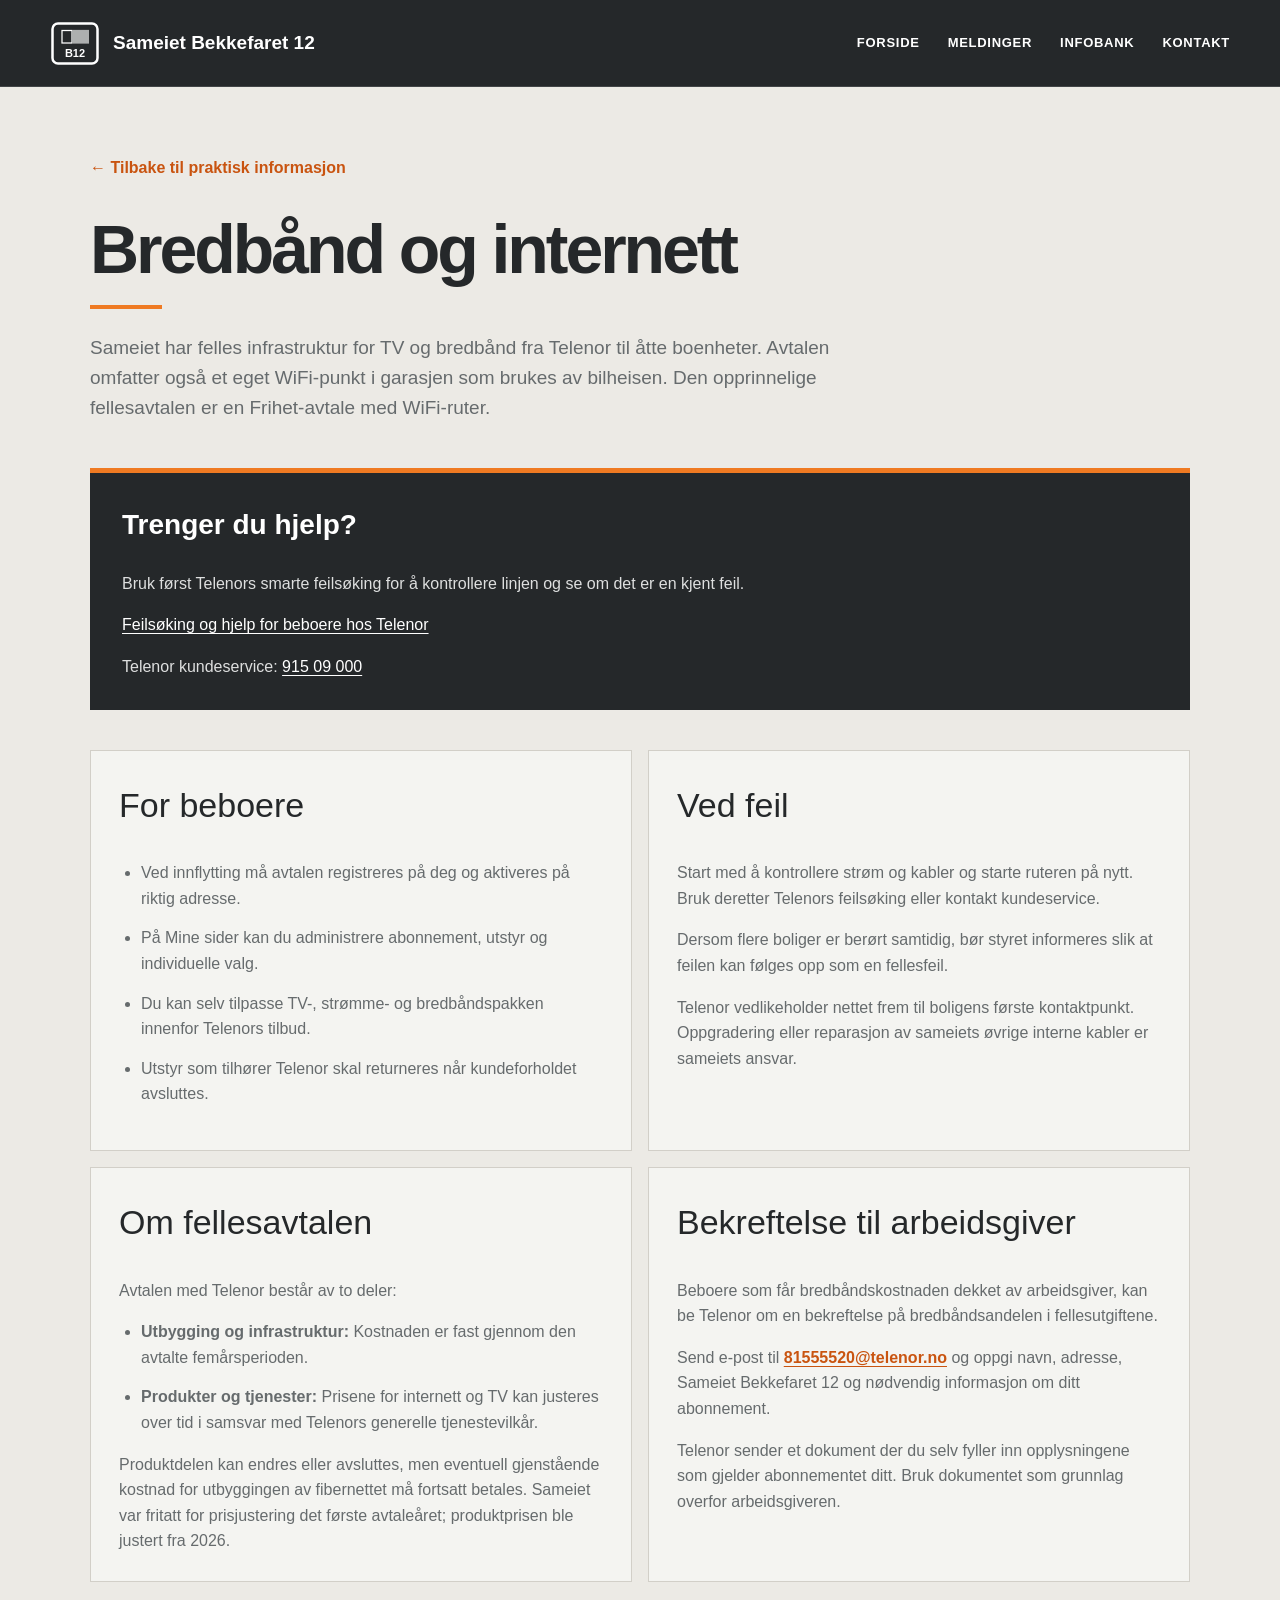
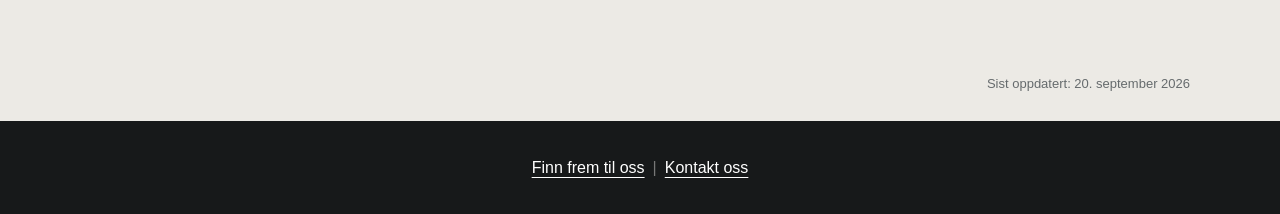
<file: bredband/index.html>
<!DOCTYPE html>
<html lang="no">
<head>
  <meta charset="UTF-8">
  <meta name="viewport" content="width=device-width, initial-scale=1.0">
  <title>Bredbånd og internett | Sameiet Bekkefaret 12</title>
  <style>
    * { box-sizing: border-box; }
    body { margin: 0; background: #f8f7f3; color: #24332d; font-family: Arial, Helvetica, sans-serif; line-height: 1.65; }
    header { background: #fff; border-bottom: 1px solid #deded8; }
    .nav { max-width: 1320px; margin: 0 auto; min-height: 92px; padding: 0 22px; display: flex; align-items: center; justify-content: space-between; gap: 30px; }
    .brand { display: flex; align-items: center; gap: 16px; color: #24332d; text-decoration: none; font-weight: 700; font-size: 21px; }
    .logo { width: 48px; height: 48px; border-radius: 18px; background: #356451; color: #fff; display: grid; place-items: center; font-weight: 800; letter-spacing: 1px; }
    nav a { color: #42534b; text-decoration: none; margin-left: 28px; font-size: 17px; }
    main { max-width: 1100px; margin: 0 auto; padding: 70px 24px 100px; }
    .back { display: inline-block; margin-bottom: 34px; color: #356451; text-decoration: none; font-weight: 700; }
    h1 { font-family: Georgia, "Times New Roman", serif; font-size: clamp(42px, 6vw, 68px); line-height: 1.05; margin: 0 0 24px; font-weight: 500; }
    .intro { max-width: 760px; font-size: 20px; color: #52635b; margin-bottom: 50px; }
    .notice { background: #356451; color: white; border-radius: 24px; padding: 34px 38px; margin-bottom: 50px; box-shadow: 0 18px 40px rgba(35, 57, 48, 0.12); }
    .notice h2 { margin-top: 0; font-size: 28px; }
    .notice p:last-child { margin-bottom: 0; }
    .notice a { color: inherit; }
    .grid { display: grid; grid-template-columns: repeat(2, 1fr); gap: 24px; }
    .info { background: #fff; border-radius: 22px; padding: 32px; }
    .info h2 { font-family: Georgia, "Times New Roman", serif; font-weight: 500; font-size: 34px; margin-top: 0; }
    .info ul { padding-left: 22px; }
    .info li { margin-bottom: 14px; }
    .info p:last-child { margin-bottom: 0; }
    .info a { color: #356451; font-weight: 700; }
    footer { background: #253b32; color: #fff; padding: 38px 24px; }
    .footer-inner { max-width: 1100px; margin: 0 auto; }
    @media (max-width: 760px) {
      .nav { min-height: 76px; }
      nav { display: none; }
      main { padding-top: 45px; }
      .grid { grid-template-columns: 1fr; }
      .notice, .info { padding: 26px; }
    }
  </style>
<link rel="stylesheet" href="../assets/subpage-theme.css?v=20260920">
<link rel="stylesheet" href="../assets/halloween.css?v=1">
<script defer src="../assets/halloween.js?v=1"></script>
</head>
<body data-last-updated="20. september 2026">
<header>
  <div class="nav">
    <a class="brand" href="../"><span class="logo">B12</span><span>Sameiet Bekkefaret 12</span></a>
    <button class="menu-button" type="button" aria-expanded="false" aria-controls="hovedmeny">Meny</button><nav id="hovedmeny"><a href="../">Forside</a><a href="../#styremeldinger">Meldinger</a><a href="../#praktisk">Infobank</a><a href="../kontakt/">Kontakt</a></nav>
  </div>
</header>
<main>
  <a class="back" href="../#praktisk">← Tilbake til praktisk informasjon</a>
  <h1>Bredbånd og internett</h1>
  <p class="intro">
    Sameiet har felles infrastruktur for TV og bredbånd fra Telenor til åtte boenheter.
    Avtalen omfatter også et eget WiFi-punkt i garasjen som brukes av bilheisen. Den opprinnelige fellesavtalen er en Frihet-avtale med WiFi-ruter.
  </p>
  <section class="notice">
    <h2>Trenger du hjelp?</h2>
    <p>Bruk først Telenors smarte feilsøking for å kontrollere linjen og se om det er en kjent feil.</p>
    <p><a href="https://www.telenor.no/privat/internett/borettslag-og-utbygger/beboer/">Feilsøking og hjelp for beboere hos Telenor</a></p>
    <p>Telenor kundeservice: <a href="tel:+4791509000">915 09 000</a></p>
  </section>
  <div class="grid">
    <section class="info">
      <h2>For beboere</h2>
      <ul>
        <li>Ved innflytting må avtalen registreres på deg og aktiveres på riktig adresse.</li>
        <li>På Mine sider kan du administrere abonnement, utstyr og individuelle valg.</li>
        <li>Du kan selv tilpasse TV-, strømme- og bredbåndspakken innenfor Telenors tilbud.</li>
        <li>Utstyr som tilhører Telenor skal returneres når kundeforholdet avsluttes.</li>
      </ul>
    </section>
    <section class="info">
      <h2>Ved feil</h2>
      <p>Start med å kontrollere strøm og kabler og starte ruteren på nytt. Bruk deretter Telenors feilsøking eller kontakt kundeservice.</p>
      <p>Dersom flere boliger er berørt samtidig, bør styret informeres slik at feilen kan følges opp som en fellesfeil.</p>
      <p>Telenor vedlikeholder nettet frem til boligens første kontaktpunkt. Oppgradering eller reparasjon av sameiets øvrige interne kabler er sameiets ansvar.</p>
    </section>
    <section class="info">
      <h2>Om fellesavtalen</h2>
      <p>Avtalen med Telenor består av to deler:</p>
      <ul>
        <li><strong>Utbygging og infrastruktur:</strong> Kostnaden er fast gjennom den avtalte femårsperioden.</li>
        <li><strong>Produkter og tjenester:</strong> Prisene for internett og TV kan justeres over tid i samsvar med Telenors generelle tjenestevilkår.</li>
      </ul>
      <p>Produktdelen kan endres eller avsluttes, men eventuell gjenstående kostnad for utbyggingen av fibernettet må fortsatt betales. Sameiet var fritatt for prisjustering det første avtaleåret; produktprisen ble justert fra 2026.</p>
    </section>
    <section class="info">
      <h2>Bekreftelse til arbeidsgiver</h2>
      <p>Beboere som får bredbåndskostnaden dekket av arbeidsgiver, kan be Telenor om en bekreftelse på bredbåndsandelen i fellesutgiftene.</p>
      <p>Send e-post til <a href="mailto:81555520@telenor.no">81555520@telenor.no</a> og oppgi navn, adresse, Sameiet Bekkefaret 12 og nødvendig informasjon om ditt abonnement.</p>
      <p>Telenor sender et dokument der du selv fyller inn opplysningene som gjelder abonnementet ditt. Bruk dokumentet som grunnlag overfor arbeidsgiveren.</p>
    </section>
  </div>
</main>
<footer><div class="footer-inner"><a href="../finn-frem/">Finn frem til oss</a><span class="sep">|</span><a href="../kontakt/">Kontakt oss</a></div></footer>
<script src="../assets/subpage-nav.js?v=20260920"></script>
</body>
</html>
</file>
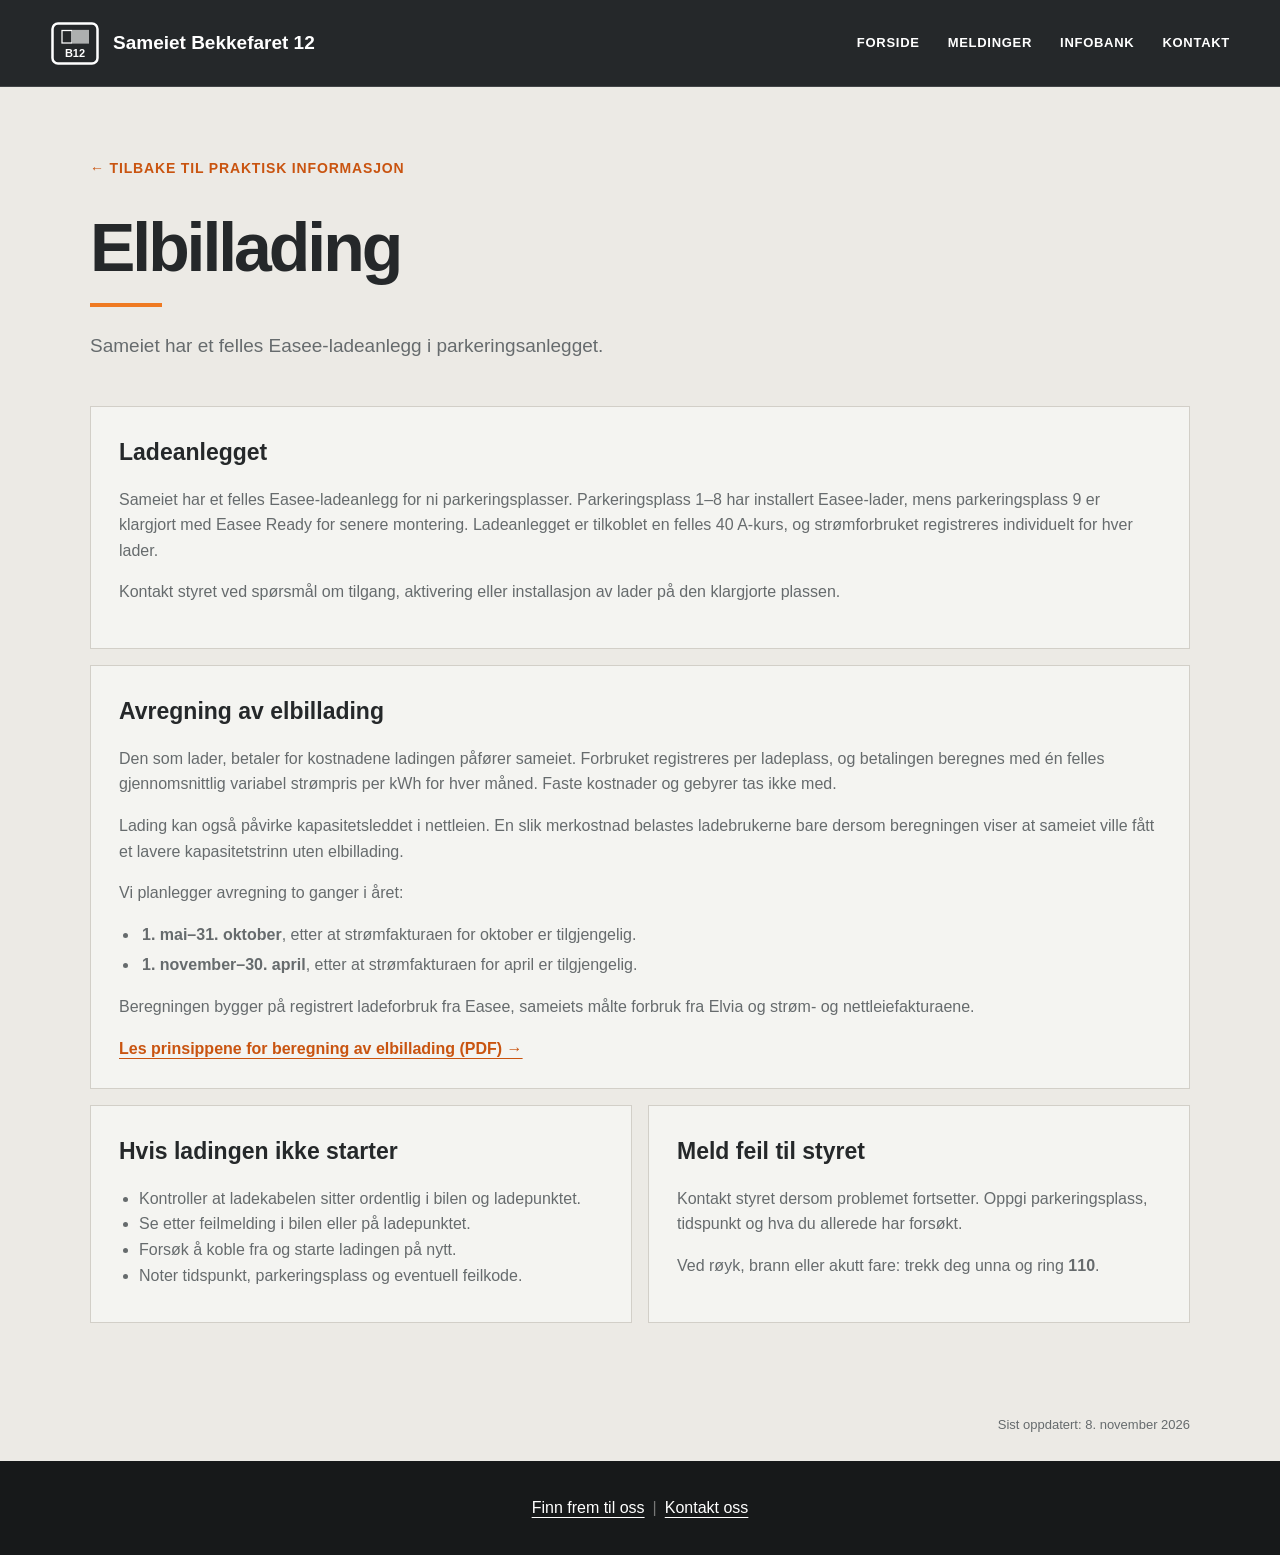
<file: elbillading/index.html>
<!doctype html>
<html lang="no">
<head>
<meta charset="utf-8"><meta name="viewport" content="width=device-width,initial-scale=1">
<meta name="description" content="Praktisk informasjon om elbillading i Sameiet Bekkefaret 12.">
<title>Elbillading | Sameiet Bekkefaret 12</title>
<style>
:root{--paper:#f4f4f1;--coal:#25282a;--muted:#666b6d;--orange:#ef7a22;--line:#d9dad7}*{box-sizing:border-box}body{margin:0;background:var(--paper);color:var(--coal);font-family:Arial,Helvetica,sans-serif;line-height:1.6}a{color:inherit}.wrap{width:min(1000px,calc(100% - 44px));margin-inline:auto}header,footer{background:var(--coal);color:#fff}.nav{min-height:86px;display:flex;align-items:center;justify-content:space-between;gap:24px}.brand{display:flex;align-items:center;gap:13px;text-decoration:none;font-size:19px;font-weight:800}.logo{width:43px;height:43px;border:2px solid currentColor;border-radius:50% 50% 10px 10px;display:grid;place-items:center;font-size:12px}.back{font-size:14px;font-weight:700;text-decoration:none;text-transform:uppercase;letter-spacing:.06em}main{padding:70px 0 90px}h1{font-size:clamp(46px,7vw,72px);line-height:1;letter-spacing:-.045em;margin:0 0 20px}h1:after{content:"";display:block;width:72px;height:4px;margin-top:22px;background:var(--orange)}.intro{max-width:720px;color:var(--muted);font-size:19px;margin-bottom:42px}.grid{display:grid;grid-template-columns:1fr 1fr;gap:16px}.panel{background:#fff;border:1px solid var(--line);padding:28px}.panel.wide{grid-column:1/-1}.panel h2{margin:0 0 12px;font-size:23px}.panel p,.panel li{color:var(--muted)}.panel ul{padding-left:20px;margin-bottom:0}.billing-periods{margin:12px 0 20px;padding-left:22px}.billing-periods li{padding-left:3px;margin-bottom:5px}.billing-link{color:#c95410;font-weight:700;text-underline-offset:4px}.alert{border-top:4px solid var(--orange)}footer{padding:32px 0;text-align:center}footer a{text-underline-offset:4px}@media(max-width:650px){.wrap{width:min(100% - 28px,1000px)}.brand span:last-child{display:none}.grid{grid-template-columns:1fr}.panel.wide{grid-column:auto}}
</style>
<link rel="stylesheet" href="../assets/subpage-theme.css?v=20260920">
<link rel="stylesheet" href="../assets/halloween.css?v=1">
<script defer src="../assets/halloween.js?v=1"></script>
</head>
<body data-last-updated="8. november 2026"><header><div class="nav"><a class="brand" href="../"><span class="logo">B12</span><span>Sameiet Bekkefaret 12</span></a><button class="menu-button" type="button" aria-expanded="false" aria-controls="hovedmeny">Meny</button><nav id="hovedmeny"><a href="../">Forside</a><a href="../#styremeldinger">Meldinger</a><a href="../#praktisk">Infobank</a><a href="../kontakt/">Kontakt</a></nav></div></header>
<main>
  <div class="wrap">
    <a class="back" href="../#praktisk">← Tilbake til praktisk informasjon</a>
    <h1>Elbillading</h1>
    <p class="intro">Sameiet har et felles Easee-ladeanlegg i parkeringsanlegget.</p>
    <div class="grid">
      <section class="panel wide">
        <h2>Ladeanlegget</h2>
        <p>Sameiet har et felles Easee-ladeanlegg for ni parkeringsplasser. Parkeringsplass 1–8 har installert Easee-lader, mens parkeringsplass 9 er klargjort med Easee Ready for senere montering. Ladeanlegget er tilkoblet en felles 40 A-kurs, og strømforbruket registreres individuelt for hver lader.</p>
        <p>Kontakt styret ved spørsmål om tilgang, aktivering eller installasjon av lader på den klargjorte plassen.</p>
      </section>
      <section class="panel wide" id="avregning">
        <h2>Avregning av elbillading</h2>
        <p>Den som lader, betaler for kostnadene ladingen påfører sameiet. Forbruket registreres per ladeplass, og betalingen beregnes med én felles gjennomsnittlig variabel strømpris per kWh for hver måned. Faste kostnader og gebyrer tas ikke med.</p>
        <p>Lading kan også påvirke kapasitetsleddet i nettleien. En slik merkostnad belastes ladebrukerne bare dersom beregningen viser at sameiet ville fått et lavere kapasitetstrinn uten elbillading.</p>
        <p>Vi planlegger avregning to ganger i året:</p>
        <ul class="billing-periods">
          <li><strong>1. mai–31. oktober</strong>, etter at strømfakturaen for oktober er tilgjengelig.</li>
          <li><strong>1. november–30. april</strong>, etter at strømfakturaen for april er tilgjengelig.</li>
        </ul>
        <p>Beregningen bygger på registrert ladeforbruk fra Easee, sameiets målte forbruk fra Elvia og strøm- og nettleiefakturaene.</p>
        <a class="billing-link" href="../dokumenter/elbillading/prinsipper-for-beregning-av-elbillading.pdf">Les prinsippene for beregning av elbillading (PDF) →</a>
      </section>
      <section class="panel">
        <h2>Hvis ladingen ikke starter</h2>
        <ul><li>Kontroller at ladekabelen sitter ordentlig i bilen og ladepunktet.</li><li>Se etter feilmelding i bilen eller på ladepunktet.</li><li>Forsøk å koble fra og starte ladingen på nytt.</li><li>Noter tidspunkt, parkeringsplass og eventuell feilkode.</li></ul>
      </section>
      <section class="panel alert">
        <h2>Meld feil til styret</h2>
        <p>Kontakt styret dersom problemet fortsetter. Oppgi parkeringsplass, tidspunkt og hva du allerede har forsøkt.</p>
        <p>Ved røyk, brann eller akutt fare: trekk deg unna og ring <strong>110</strong>.</p>
      </section>
    </div>
  </div>
</main>
<footer><div class="footer-inner"><a href="../finn-frem/">Finn frem til oss</a><span class="sep">|</span><a href="../kontakt/">Kontakt oss</a></div></footer><script src="../assets/subpage-nav.js?v=20260920"></script></body></html>
</file>
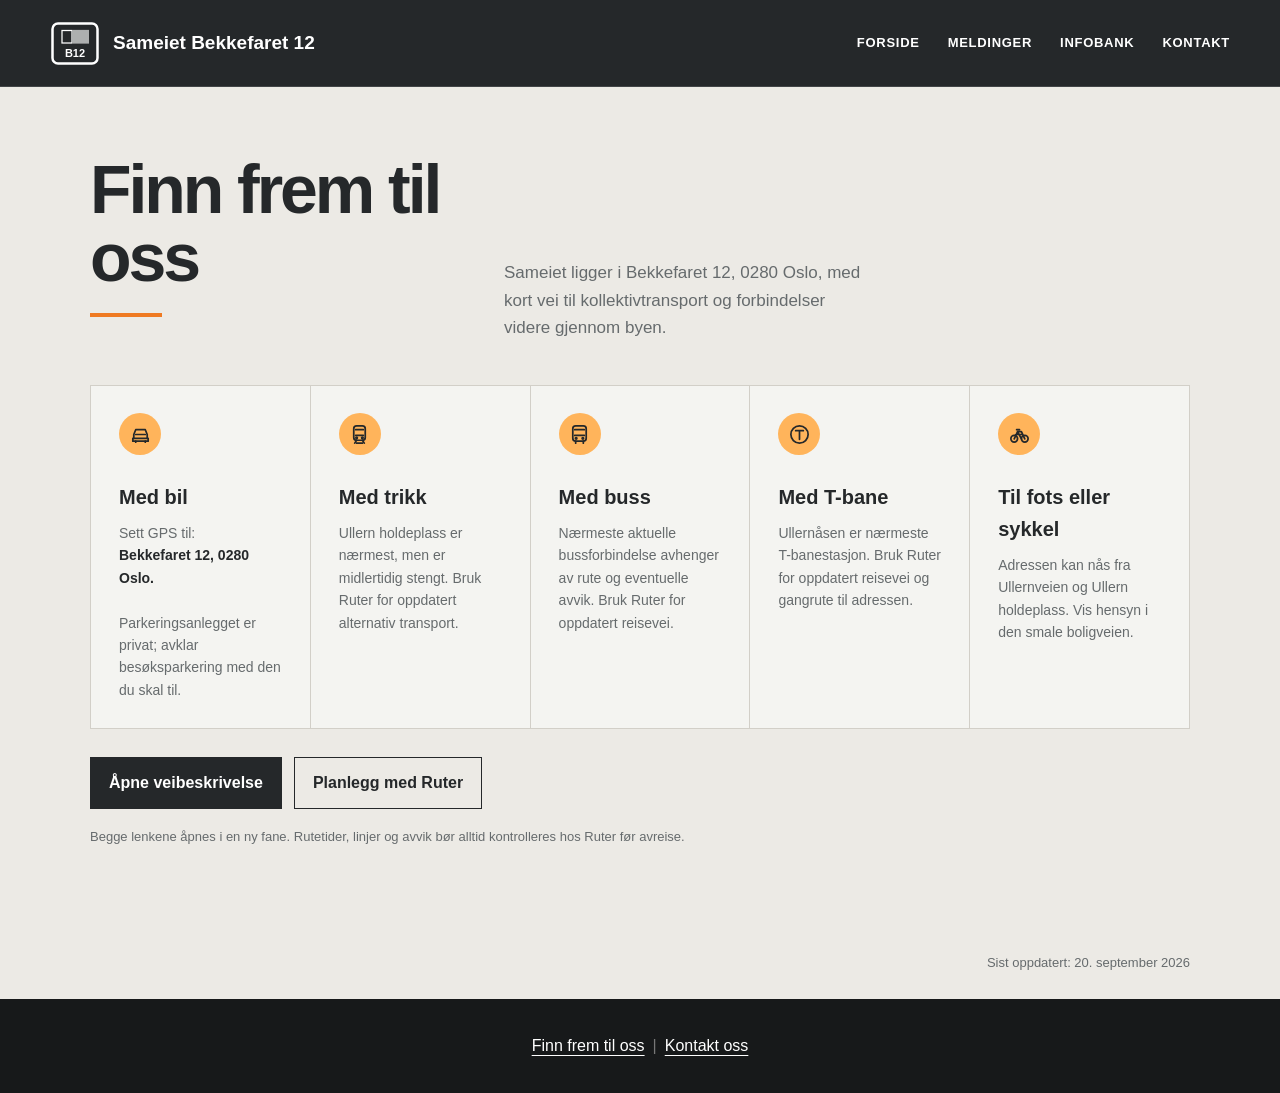
<file: finn-frem/index.html>
<!doctype html>
<html lang="no">
<head>
<meta charset="utf-8">
<meta name="viewport" content="width=device-width,initial-scale=1">
<meta name="description" content="Veibeskrivelse til Sameiet Bekkefaret 12 med bil og kollektivtransport.">
<title>Finn frem | Sameiet Bekkefaret 12</title>
<style>
:root{--white:#fff;--paper:#f4f4f1;--coal:#25282a;--muted:#666b6d;--orange:#ef7a22;--orange-dark:#c95410;--line:#d9dad7}
*{box-sizing:border-box}body{margin:0;background:var(--paper);color:var(--coal);font-family:Arial,Helvetica,sans-serif;line-height:1.5}a{color:inherit}.wrap{width:min(1180px,calc(100% - 44px));margin-inline:auto}
header{background:var(--coal);color:#fff}.nav{min-height:86px;display:flex;align-items:center;justify-content:space-between;gap:24px}.brand{display:flex;align-items:center;gap:13px;text-decoration:none;font-size:19px;font-weight:800}.logo{width:43px;height:43px;border:2px solid currentColor;border-radius:50% 50% 10px 10px;display:grid;place-items:center;font-size:12px}.back{text-decoration:none;font-size:14px;font-weight:700;text-transform:uppercase;letter-spacing:.06em}
main{padding:78px 0 90px}.intro{display:grid;grid-template-columns:1fr 1fr;gap:48px;align-items:end;margin-bottom:34px}.intro h1{font-size:clamp(42px,6vw,70px);line-height:1;letter-spacing:-.045em;margin:0}.intro p{margin:0;color:var(--muted);font-size:17px}.intro h1:after{content:"";display:block;width:72px;height:4px;margin-top:22px;background:var(--orange)}
.travel-grid{display:grid;grid-template-columns:repeat(5,1fr);border:1px solid var(--line);background:var(--white)}.travel{padding:25px 22px;min-height:225px;border-right:1px solid var(--line)}.travel:last-child{border-right:0}.icon{width:42px;height:42px;border-radius:50%;display:grid;place-items:center;background:#ffb45b;color:var(--coal);margin-bottom:26px}.icon svg{width:23px;height:23px;fill:none;stroke:currentColor;stroke-width:1.8;stroke-linecap:round;stroke-linejoin:round}.travel h2{margin:0 0 9px;font-size:20px}.travel p{margin:0;color:var(--muted);font-size:14px}.travel strong{color:var(--coal)}
.actions{display:flex;gap:12px;flex-wrap:wrap;margin-top:28px}.actions a{display:inline-block;padding:12px 18px;text-decoration:none;font-weight:800;border:1px solid var(--coal)}.actions .primary{background:var(--coal);color:#fff}.note{font-size:13px;color:var(--muted);margin-top:18px}
footer{padding:34px 0;background:#17191a;color:#fff}.footer-inner{text-align:center}.footer-inner a{text-underline-offset:4px}
@media(max-width:900px){.travel-grid{grid-template-columns:repeat(2,1fr)}.travel{border-bottom:1px solid var(--line)}.travel:nth-child(2n){border-right:0}}
@media(max-width:650px){.wrap{width:min(100% - 28px,1180px)}.nav{min-height:72px}.brand span:last-child{display:none}.intro{display:block}.intro p{margin-top:22px}.travel-grid{grid-template-columns:1fr}.travel{min-height:auto;border-right:0}.actions a{width:100%;text-align:center}}
</style>
<link rel="stylesheet" href="../assets/subpage-theme.css?v=20260920">
<link rel="stylesheet" href="../assets/halloween.css?v=1">
<script defer src="../assets/halloween.js?v=1"></script>
</head>
<body data-last-updated="20. september 2026">
<header><div class="nav"><a class="brand" href="../"><span class="logo">B12</span><span>Sameiet Bekkefaret 12</span></a><button class="menu-button" type="button" aria-expanded="false" aria-controls="hovedmeny">Meny</button><nav id="hovedmeny"><a href="../">Forside</a><a href="../#styremeldinger">Meldinger</a><a href="../#praktisk">Infobank</a><a href="../kontakt/">Kontakt</a></nav></div></header>
<main><div class="wrap"><div class="intro"><h1>Finn frem til oss</h1><p>Sameiet ligger i Bekkefaret 12, 0280 Oslo, med kort vei til kollektivtransport og forbindelser videre gjennom byen.</p></div>
<div class="travel-grid">
<article class="travel"><span class="icon" aria-hidden="true"><svg viewBox="0 0 24 24"><path d="M5 16v-4l2-5h10l2 5v4"/><path d="M4 16h16v3H4z"/><path d="M7 19v1M17 19v1"/><path d="M7 12h10"/></svg></span><h2>Med bil</h2><p>Sett GPS til:<br><strong>Bekkefaret 12, 0280 Oslo.</strong><br><br>Parkeringsanlegget er privat; avklar besøksparkering med den du skal til.</p></article>
<article class="travel"><span class="icon" aria-hidden="true"><svg viewBox="0 0 24 24"><rect x="6" y="3" width="12" height="15" rx="3"/><path d="M8 7h8M8 13h8M9 18l-2 3M15 18l2 3M9 21h6"/><circle cx="9" cy="15.5" r=".8"/><circle cx="15" cy="15.5" r=".8"/></svg></span><h2>Med trikk</h2><p>Ullern holdeplass er nærmest, men er midlertidig stengt. Bruk Ruter for oppdatert alternativ transport.</p></article>
<article class="travel"><span class="icon" aria-hidden="true"><svg viewBox="0 0 24 24"><rect x="5" y="3" width="14" height="16" rx="3"/><path d="M7 7h10M7 13h10M8 19v2M16 19v2"/><circle cx="8.5" cy="16" r=".8"/><circle cx="15.5" cy="16" r=".8"/></svg></span><h2>Med buss</h2><p>Nærmeste aktuelle bussforbindelse avhenger av rute og eventuelle avvik. Bruk Ruter for oppdatert reisevei.</p></article>
<article class="travel"><span class="icon" aria-hidden="true"><svg viewBox="0 0 24 24"><circle cx="12" cy="12" r="9"/><path d="M8 8h8M12 8v9"/></svg></span><h2>Med T-bane</h2><p>Ullernåsen er nærmeste T-banestasjon. Bruk Ruter for oppdatert reisevei og gangrute til adressen.</p></article>
<article class="travel"><span class="icon" aria-hidden="true"><svg viewBox="0 0 24 24"><circle cx="6.5" cy="16.5" r="3.5"/><circle cx="17.5" cy="16.5" r="3.5"/><path d="M6.5 16.5 10 9h4l3.5 7.5M10 9l4 7.5M8 12h7M9 7h3"/></svg></span><h2>Til fots eller sykkel</h2><p>Adressen kan nås fra Ullernveien og Ullern holdeplass. Vis hensyn i den smale boligveien.</p></article>
</div>
<div class="actions"><a class="primary" href="https://www.google.com/maps/dir/?api=1&amp;destination=Bekkefaret+12%2C+0280+Oslo" target="_blank" rel="noopener">Åpne veibeskrivelse</a><a href="https://reise.ruter.no/" target="_blank" rel="noopener">Planlegg med Ruter</a></div>
<p class="note">Begge lenkene åpnes i en ny fane. Rutetider, linjer og avvik bør alltid kontrolleres hos Ruter før avreise.</p></div></main>
<footer><div class="footer-inner"><a href="../finn-frem/">Finn frem til oss</a><span class="sep">|</span><a href="../kontakt/">Kontakt oss</a></div></footer>
<script src="../assets/subpage-nav.js?v=20260920"></script>
</body>
</html>
</file>
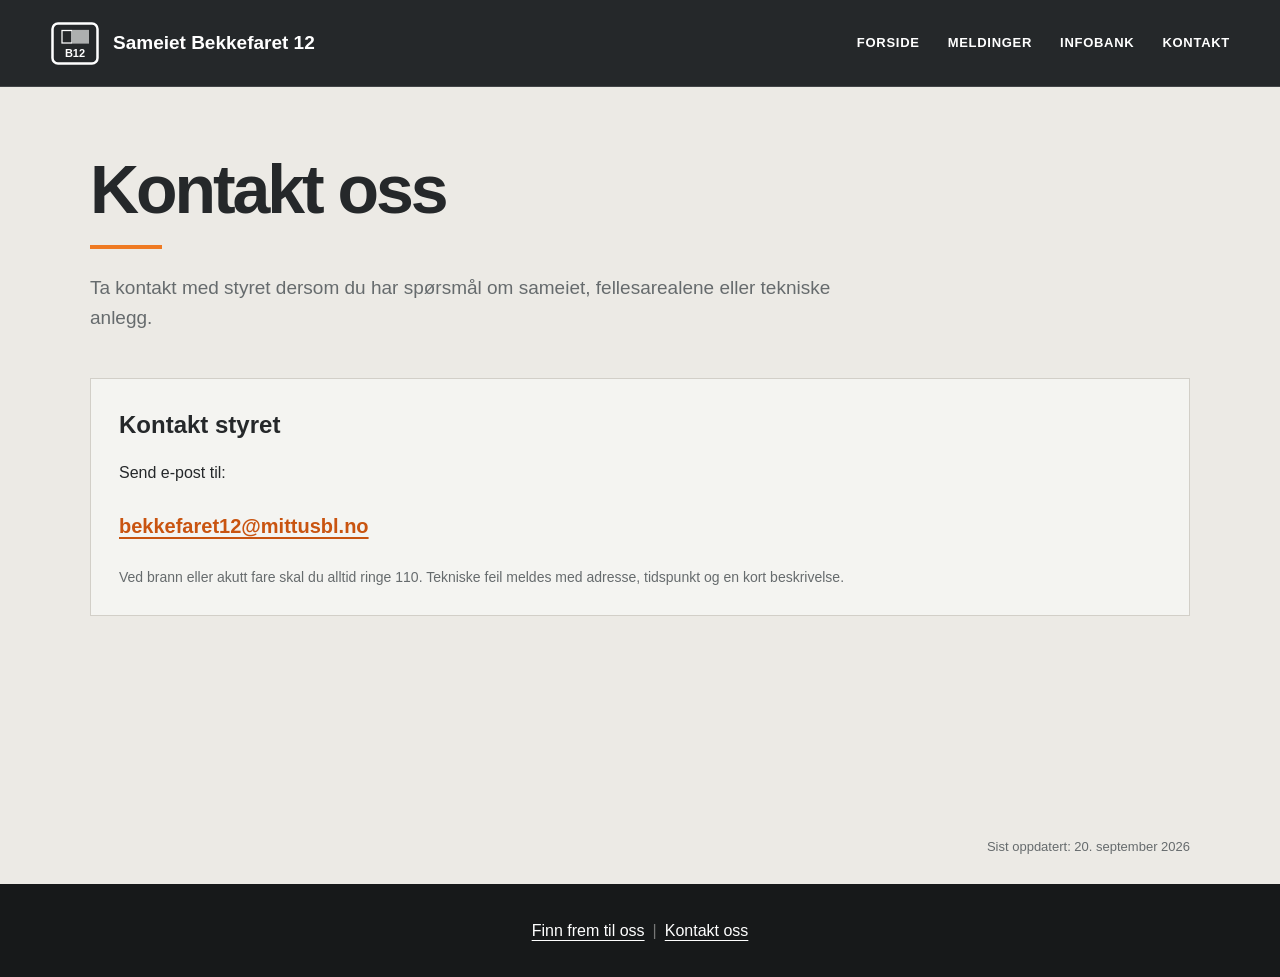
<file: kontakt/index.html>
<!doctype html>
<html lang="no">
<head>
<meta charset="utf-8"><meta name="viewport" content="width=device-width,initial-scale=1">
<meta name="description" content="Kontakt styret i Sameiet Bekkefaret 12.">
<title>Kontakt oss | Sameiet Bekkefaret 12</title>
<style>
:root{--paper:#f4f4f1;--coal:#25282a;--muted:#666b6d;--orange:#ef7a22;--line:#d9dad7}*{box-sizing:border-box}body{margin:0;background:var(--paper);color:var(--coal);font-family:Arial,Helvetica,sans-serif;line-height:1.6}a{color:inherit}.wrap{width:min(900px,calc(100% - 44px));margin-inline:auto}header,footer{background:var(--coal);color:#fff}.nav{min-height:86px;display:flex;align-items:center;justify-content:space-between;gap:24px}.brand{display:flex;align-items:center;gap:13px;text-decoration:none;font-size:19px;font-weight:800}.logo{width:43px;height:43px;border:2px solid currentColor;border-radius:50% 50% 10px 10px;display:grid;place-items:center;font-size:12px}.back{font-size:14px;font-weight:700;text-decoration:none;text-transform:uppercase;letter-spacing:.06em}main{padding:78px 0 100px;min-height:calc(100vh - 150px)}h1{font-size:clamp(46px,7vw,72px);line-height:1;letter-spacing:-.045em;margin:0 0 20px}h1:after{content:"";display:block;width:72px;height:4px;margin-top:22px;background:var(--orange)}.intro{color:var(--muted);font-size:19px}.contact-card{margin-top:38px;background:#fff;border:1px solid var(--line);padding:32px}.contact-card h2{margin:0 0 12px;font-size:24px}.email{display:inline-block;margin-top:8px;color:#c95410;font-size:20px;font-weight:800;text-underline-offset:4px}.note{color:var(--muted);font-size:14px;margin:24px 0 0}footer{padding:32px 0;text-align:center}footer a{text-underline-offset:4px}@media(max-width:650px){.wrap{width:min(100% - 28px,900px)}.brand span:last-child{display:none}.contact-card{padding:24px}.email{font-size:17px}}
</style>
<link rel="stylesheet" href="../assets/subpage-theme.css?v=20260920">
<link rel="stylesheet" href="../assets/halloween.css?v=1">
<script defer src="../assets/halloween.js?v=1"></script>
</head>
<body data-last-updated="20. september 2026"><header><div class="nav"><a class="brand" href="../"><span class="logo">B12</span><span>Sameiet Bekkefaret 12</span></a><button class="menu-button" type="button" aria-expanded="false" aria-controls="hovedmeny">Meny</button><nav id="hovedmeny"><a href="../">Forside</a><a href="../#styremeldinger">Meldinger</a><a href="../#praktisk">Infobank</a><a href="../kontakt/">Kontakt</a></nav></div></header>
<main><div class="wrap"><h1>Kontakt oss</h1><p class="intro">Ta kontakt med styret dersom du har spørsmål om sameiet, fellesarealene eller tekniske anlegg.</p><section class="contact-card"><h2>Kontakt styret</h2><p>Send e-post til:</p><a class="email" href="mailto:bekkefaret12@mittusbl.no">bekkefaret12@mittusbl.no</a><p class="note">Ved brann eller akutt fare skal du alltid ringe 110. Tekniske feil meldes med adresse, tidspunkt og en kort beskrivelse.</p></section></div></main>
<footer><div class="footer-inner"><a href="../finn-frem/">Finn frem til oss</a><span class="sep">|</span><a href="../kontakt/">Kontakt oss</a></div></footer><script src="../assets/subpage-nav.js?v=20260920"></script></body></html>
</file>
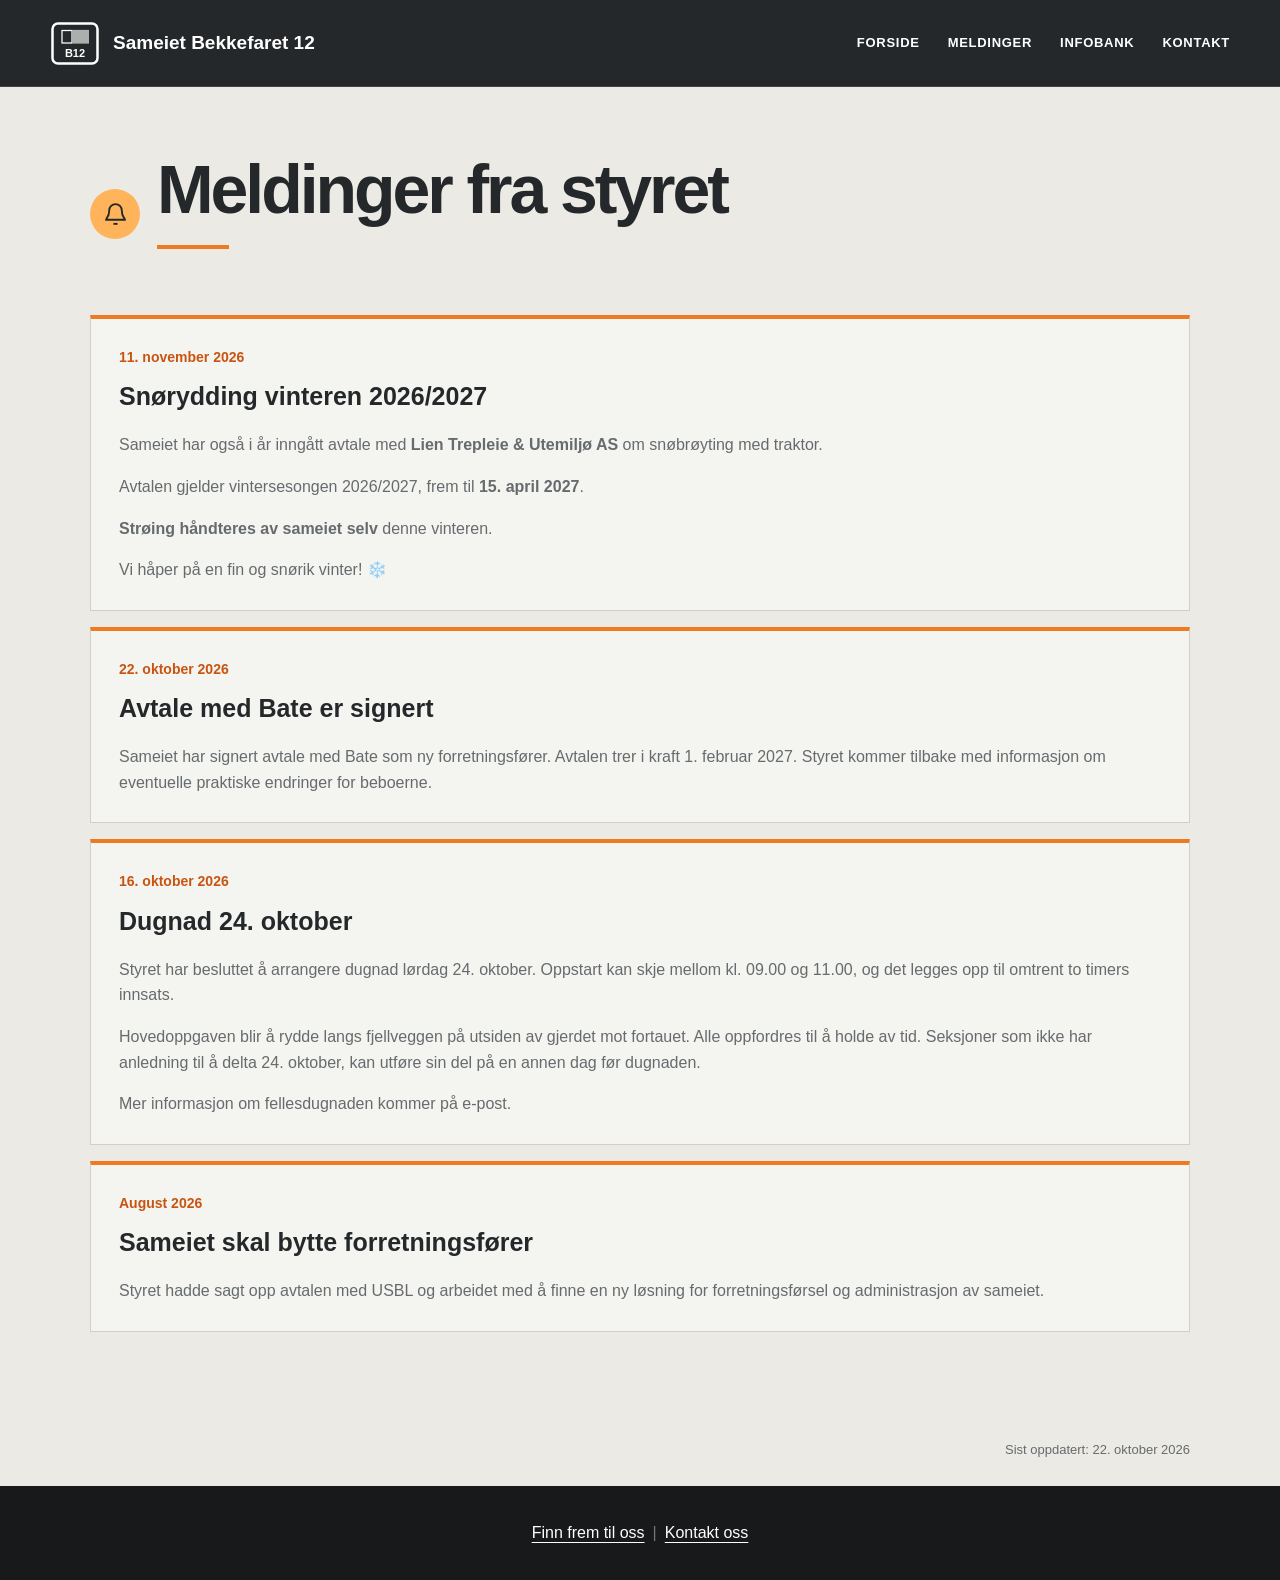
<file: meldinger/index.html>
<!doctype html>
<html lang="no">
<head>
<meta charset="utf-8"><meta name="viewport" content="width=device-width,initial-scale=1">
<meta name="description" content="Tidligere meldinger fra styret i Sameiet Bekkefaret 12.">
<title>Meldinger fra styret | Sameiet Bekkefaret 12</title>
<style>
:root{--white:#fff;--paper:#f4f4f1;--coal:#25282a;--muted:#666b6d;--orange:#ef7a22;--line:#d9dad7}*{box-sizing:border-box}body{margin:0;background:var(--paper);color:var(--coal);font-family:Arial,Helvetica,sans-serif;line-height:1.6}a{color:inherit}.wrap{width:min(920px,calc(100% - 44px));margin-inline:auto}header,footer{background:var(--coal);color:#fff}.nav{min-height:86px;display:flex;align-items:center;justify-content:space-between;gap:24px}.brand{display:flex;align-items:center;gap:13px;text-decoration:none;font-size:19px;font-weight:800}.logo{width:43px;height:43px;border:2px solid currentColor;border-radius:50% 50% 10px 10px;display:grid;place-items:center;font-size:12px}.back{font-size:14px;font-weight:700;text-decoration:none;text-transform:uppercase;letter-spacing:.06em}main{padding:72px 0 100px;min-height:calc(100vh - 150px)}.title-row{display:flex;align-items:center;gap:17px;margin-bottom:42px}.bell{width:50px;height:50px;flex:0 0 auto;border-radius:50%;display:grid;place-items:center;background:#ffb45b}.bell svg{width:25px;height:25px;fill:none;stroke:currentColor;stroke-width:1.8}h1{font-size:clamp(38px,6vw,62px);line-height:1;letter-spacing:-.04em;margin:0}.message{background:var(--white);border:1px solid var(--line);padding:32px;margin-bottom:18px;scroll-margin-top:24px}.message time{display:block;color:var(--orange-dark);font-size:14px;font-weight:800;margin-bottom:8px}.message h2{margin:0 0 14px;font-size:25px}.message p{color:var(--muted);margin-bottom:0}footer{padding:32px 0;text-align:center}footer a{text-underline-offset:4px}@media(max-width:650px){.wrap{width:min(100% - 28px,920px)}.brand span:last-child{display:none}.message{padding:24px}}
</style>
<link rel="stylesheet" href="../assets/subpage-theme.css?v=20260920">
<link rel="stylesheet" href="../assets/halloween.css?v=1">
<script defer src="../assets/halloween.js?v=1"></script>
</head>
<body data-last-updated="22. oktober 2026"><header><div class="nav"><a class="brand" href="../"><span class="logo">B12</span><span>Sameiet Bekkefaret 12</span></a><button class="menu-button" type="button" aria-expanded="false" aria-controls="hovedmeny">Meny</button><nav id="hovedmeny"><a href="../">Forside</a><a href="../#styremeldinger">Meldinger</a><a href="../#praktisk">Infobank</a><a href="../kontakt/">Kontakt</a></nav></div></header>
<main><div class="wrap"><div class="title-row"><span class="bell" aria-hidden="true"><svg viewBox="0 0 24 24"><path d="M18 8a6 6 0 0 0-12 0c0 7-3 7-3 9h18c0-2-3-2-3-9Z"/><path d="M10 21h4"/></svg></span><h1>Meldinger fra styret</h1></div><article class="message" id="snorydding-2026"><time>11. november 2026</time><h2>Snørydding vinteren 2026/2027</h2><p>Sameiet har også i år inngått avtale med <strong>Lien Trepleie &amp; Utemiljø AS</strong> om snøbrøyting med traktor.</p><p>Avtalen gjelder vintersesongen 2026/2027, frem til <strong>15. april 2027</strong>.</p><p><strong>Strøing håndteres av sameiet selv</strong> denne vinteren.</p><p>Vi håper på en fin og snørik vinter! ❄️</p></article><article class="message" id="bate"><time>22. oktober 2026</time><h2>Avtale med Bate er signert</h2><p>Sameiet har signert avtale med Bate som ny forretningsfører. Avtalen trer i kraft 1. februar 2027. Styret kommer tilbake med informasjon om eventuelle praktiske endringer for beboerne.</p></article><article class="message" id="dugnad-oktober"><time>16. oktober 2026</time><h2>Dugnad 24. oktober</h2><p>Styret har besluttet å arrangere dugnad lørdag 24. oktober. Oppstart kan skje mellom kl. 09.00 og 11.00, og det legges opp til omtrent to timers innsats.</p><p>Hovedoppgaven blir å rydde langs fjellveggen på utsiden av gjerdet mot fortauet. Alle oppfordres til å holde av tid. Seksjoner som ikke har anledning til å delta 24. oktober, kan utføre sin del på en annen dag før dugnaden.</p><p>Mer informasjon om fellesdugnaden kommer på e-post.</p></article><article class="message" id="forretningsforer"><time>August 2026</time><h2>Sameiet skal bytte forretningsfører</h2><p>Styret hadde sagt opp avtalen med USBL og arbeidet med å finne en ny løsning for forretningsførsel og administrasjon av sameiet.</p></article></div></main>
<footer><div class="footer-inner"><a href="../finn-frem/">Finn frem til oss</a><span class="sep">|</span><a href="../kontakt/">Kontakt oss</a></div></footer><script src="../assets/subpage-nav.js?v=20260920"></script></body></html>
</file>
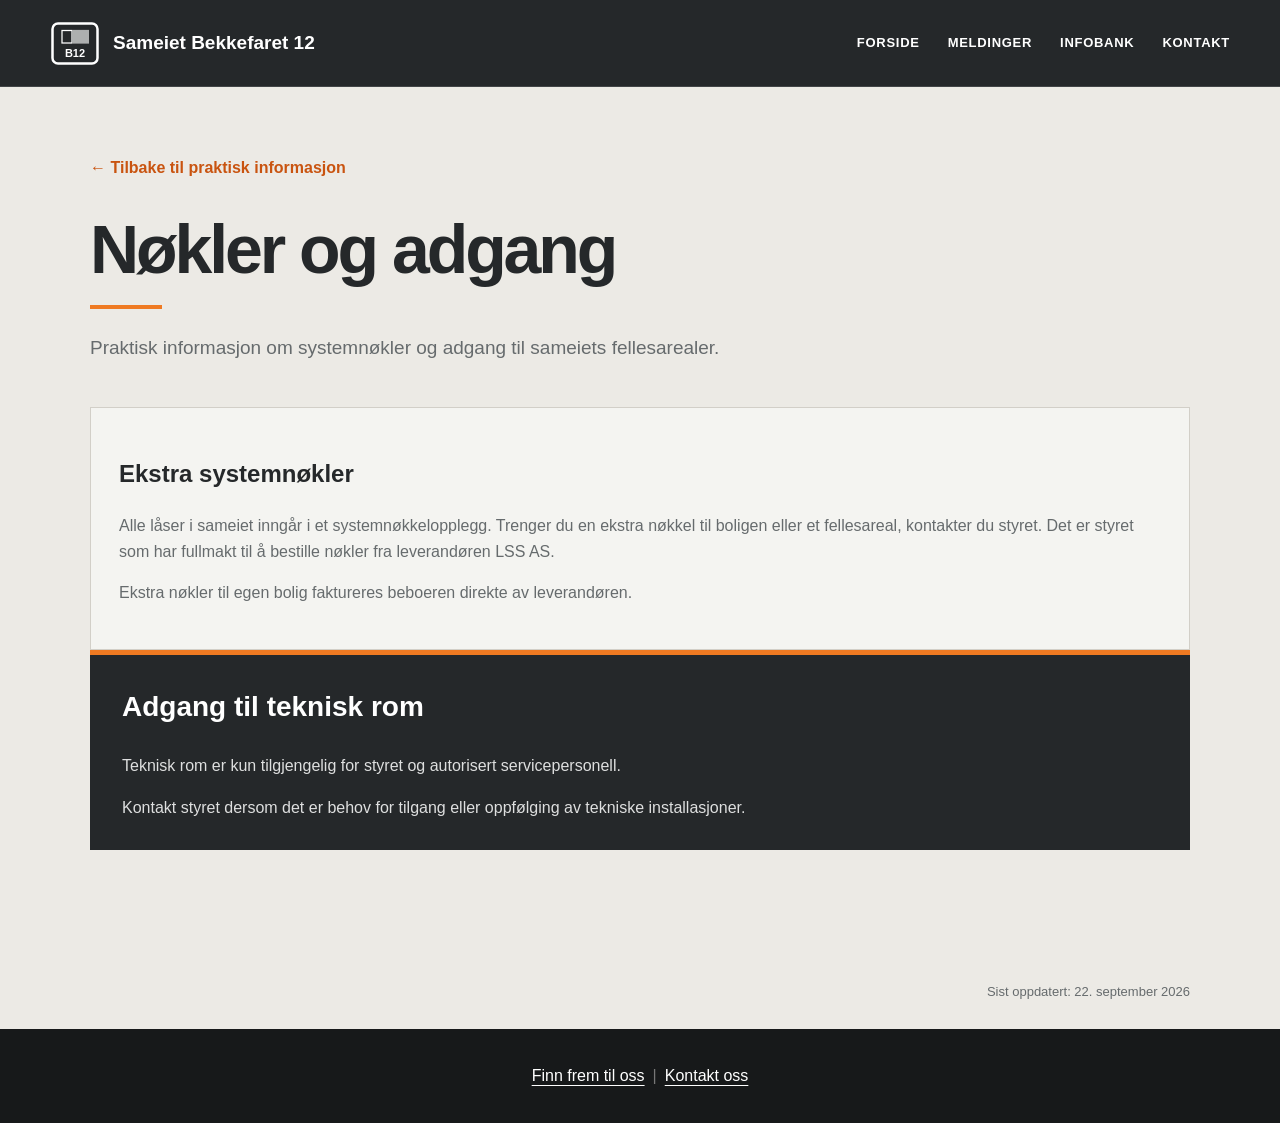
<file: nokler-adgang/index.html>
<!DOCTYPE html>
<html lang="no">
<head>
  <meta charset="UTF-8">
  <meta name="viewport" content="width=device-width, initial-scale=1.0">
  <title>Nøkler og adgang | Sameiet Bekkefaret 12</title>
  <style>
    * { box-sizing: border-box; }
    body { margin: 0; background: #f8f7f3; color: #24332d; font-family: Arial, Helvetica, sans-serif; line-height: 1.65; }
    header { background: #fff; border-bottom: 1px solid #deded8; }
    .nav { max-width: 1320px; margin: 0 auto; min-height: 92px; padding: 0 22px; display: flex; align-items: center; justify-content: space-between; gap: 30px; }
    .brand { display: flex; align-items: center; gap: 16px; color: #24332d; text-decoration: none; font-weight: 700; font-size: 21px; }
    .logo { width: 48px; height: 48px; border-radius: 18px; background: #356451; color: #fff; display: grid; place-items: center; font-weight: 800; letter-spacing: 1px; }
    nav a { color: #42534b; text-decoration: none; margin-left: 28px; font-size: 17px; }
    main { max-width: 1100px; margin: 0 auto; padding: 70px 24px 100px; }
    .back { display: inline-block; margin-bottom: 34px; color: #356451; text-decoration: none; font-weight: 700; }
    h1 { font-family: Georgia, "Times New Roman", serif; font-size: clamp(42px, 6vw, 68px); line-height: 1.05; margin: 0 0 24px; font-weight: 500; }
    .intro { max-width: 760px; font-size: 20px; color: #52635b; margin-bottom: 50px; }
    .notice { background: #356451; color: white; border-radius: 24px; padding: 34px 38px; margin-bottom: 50px; box-shadow: 0 18px 40px rgba(35, 57, 48, 0.12); }
    .notice h2 { margin-top: 0; font-size: 28px; }
    .notice p:last-child { margin-bottom: 0; }
    footer { background: #253b32; color: #fff; padding: 38px 24px; }
    .footer-inner { max-width: 1100px; margin: 0 auto; }
    @media (max-width: 760px) { .nav { min-height: 76px; } nav { display: none; } main { padding-top: 45px; } .notice { padding: 26px; } }
  </style>
<link rel="stylesheet" href="../assets/subpage-theme.css?v=20260920">
<link rel="stylesheet" href="../assets/halloween.css?v=1">
<script defer src="../assets/halloween.js?v=1"></script>
</head>
<body data-last-updated="22. september 2026">
<header>
  <div class="nav">
    <a class="brand" href="../"><span class="logo">B12</span><span>Sameiet Bekkefaret 12</span></a>
    <button class="menu-button" type="button" aria-expanded="false" aria-controls="hovedmeny">Meny</button><nav id="hovedmeny"><a href="../">Forside</a><a href="../#styremeldinger">Meldinger</a><a href="../#praktisk">Infobank</a><a href="../kontakt/">Kontakt</a></nav>
  </div>
</header>
<main>
  <a class="back" href="../#praktisk">← Tilbake til praktisk informasjon</a>
  <h1>Nøkler og adgang</h1>
  <p class="intro">Praktisk informasjon om systemnøkler og adgang til sameiets fellesarealer.</p>
  <section class="info">
    <h2>Ekstra systemnøkler</h2>
    <p>Alle låser i sameiet inngår i et systemnøkkelopplegg. Trenger du en ekstra nøkkel til boligen eller et fellesareal, kontakter du styret. Det er styret som har fullmakt til å bestille nøkler fra leverandøren LSS AS.</p>
    <p>Ekstra nøkler til egen bolig faktureres beboeren direkte av leverandøren.</p>
  </section>
  <section class="notice">
    <h2>Adgang til teknisk rom</h2>
    <p>Teknisk rom er kun tilgjengelig for styret og autorisert servicepersonell.</p>
    <p>Kontakt styret dersom det er behov for tilgang eller oppfølging av tekniske installasjoner.</p>
  </section>
</main>
<footer><div class="footer-inner"><a href="../finn-frem/">Finn frem til oss</a><span class="sep">|</span><a href="../kontakt/">Kontakt oss</a></div></footer>
<script src="../assets/subpage-nav.js?v=20260922"></script>
</body>
</html>
</file>
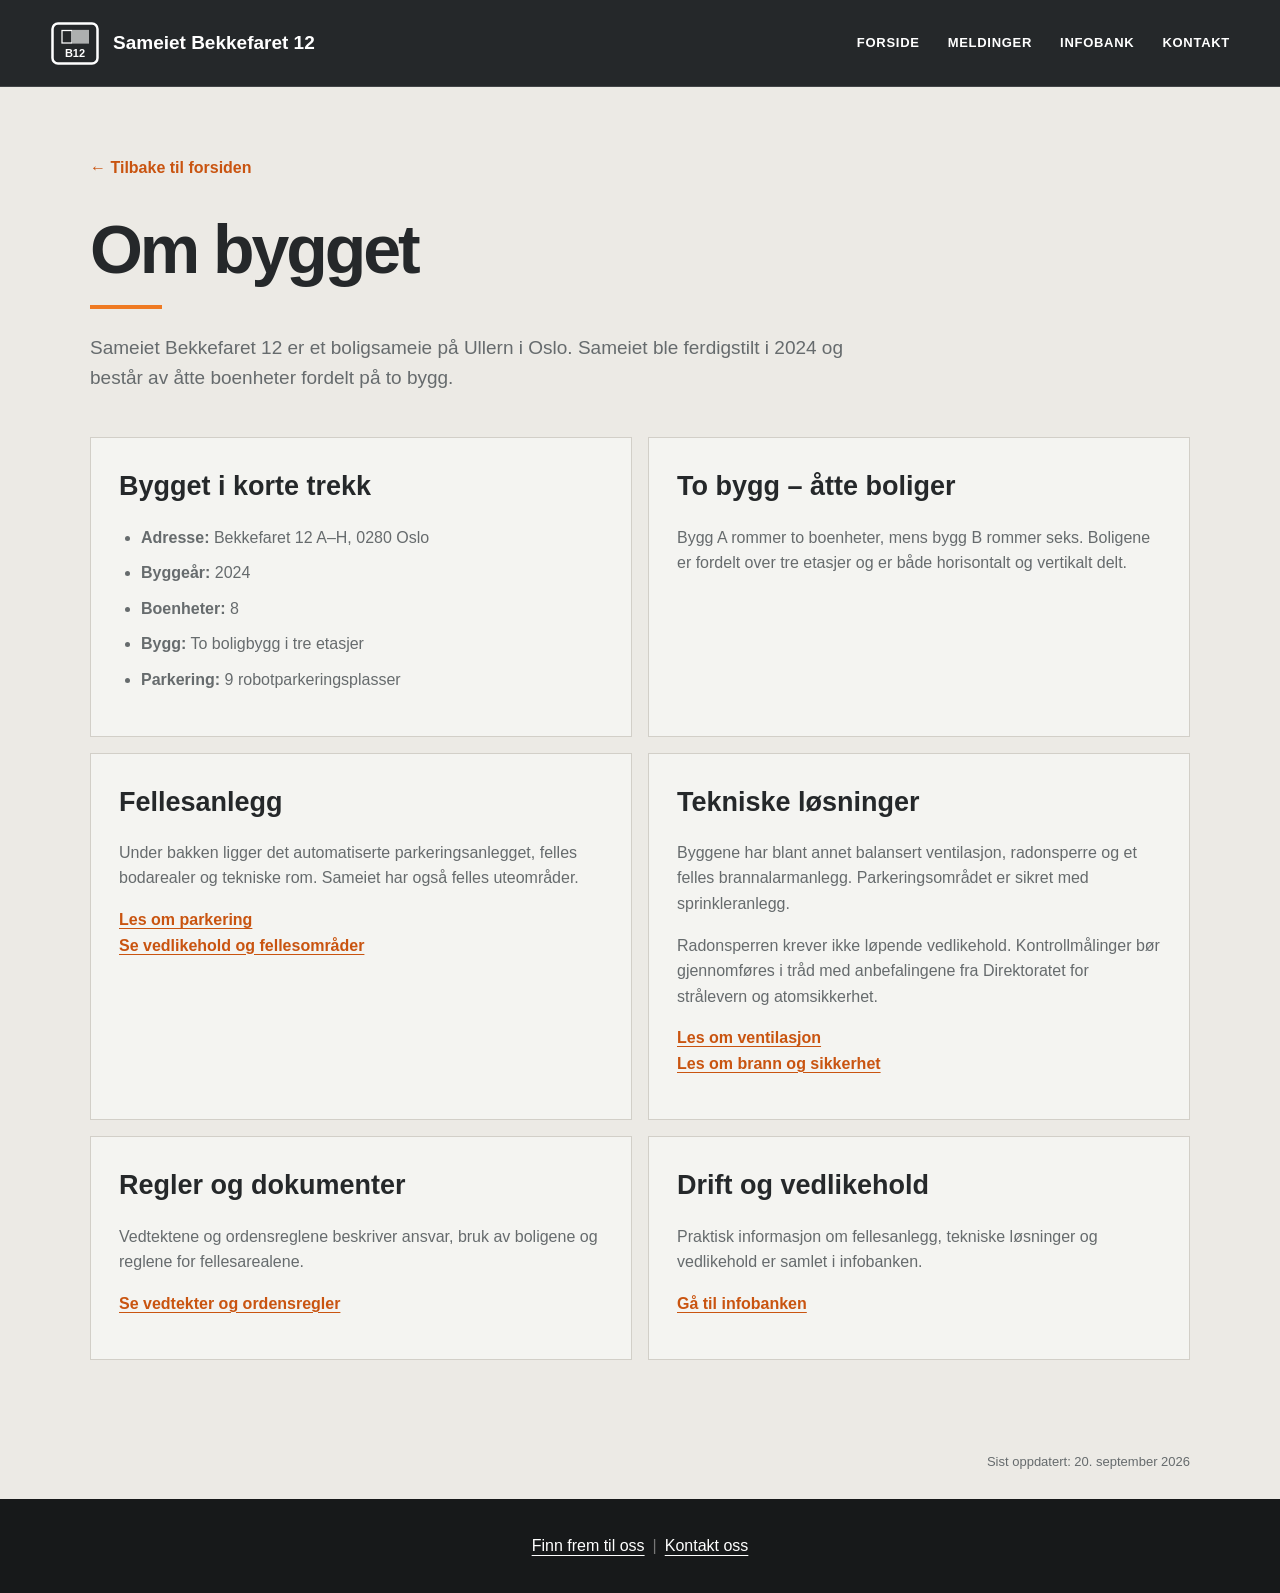
<file: om-bygget/index.html>
<!doctype html>
<html lang="no">
<head>
<meta charset="utf-8">
<meta name="viewport" content="width=device-width,initial-scale=1">
<meta name="description" content="Grunnopplysninger om Sameiet Bekkefaret 12.">
<title>Om bygget | Sameiet Bekkefaret 12</title>
<style>
:root{--paper:#f4f4f1;--coal:#25282a;--muted:#666b6d;--orange:#ef7a22;--line:#d9dad7}
*{box-sizing:border-box}body{margin:0;background:var(--paper);color:var(--coal);font-family:Arial,Helvetica,sans-serif;line-height:1.6}a{color:inherit}.wrap{width:min(1100px,calc(100% - 44px));margin-inline:auto}
header,footer{background:var(--coal);color:#fff}.nav{min-height:86px;display:flex;align-items:center;justify-content:space-between;gap:24px}.brand{display:flex;align-items:center;gap:13px;text-decoration:none;font-size:19px;font-weight:800}.logo{width:43px;height:43px;border:2px solid currentColor;border-radius:50% 50% 10px 10px;display:grid;place-items:center;font-size:12px}
main{padding:78px 0 100px;min-height:calc(100vh - 150px)}.back{display:inline-block;margin-bottom:34px;color:#c95410;text-decoration:none;font-weight:800}h1{font-size:clamp(44px,6vw,68px);line-height:1;letter-spacing:-.045em;margin:0 0 24px}.intro{max-width:780px;color:var(--muted);font-size:19px;margin-bottom:44px}.grid{display:grid;grid-template-columns:repeat(2,minmax(0,1fr));gap:16px}.info{background:#fff;border:1px solid var(--line);padding:28px}.info h2{margin:0 0 12px;font-size:27px}.info p,.info li{color:var(--muted)}.info ul{padding-left:22px}.info li{margin-bottom:10px}.info a{color:#c95410;font-weight:800;text-underline-offset:4px}
footer{padding:34px 22px}.footer-inner{display:flex;justify-content:center;gap:8px}footer a{color:#fff;text-underline-offset:4px}.sep{color:#777}@media(max-width:760px){.wrap{width:min(100% - 28px,1100px)}.grid{grid-template-columns:1fr}.info{padding:24px}}
</style>
<link rel="stylesheet" href="../assets/subpage-theme.css?v=20260920">
<link rel="stylesheet" href="../assets/halloween.css?v=1">
<script defer src="../assets/halloween.js?v=1"></script>
</head>
<body data-last-updated="20. september 2026">
<header><div class="nav"><a class="brand" href="../"><span class="logo">B12</span><span>Sameiet Bekkefaret 12</span></a><button class="menu-button" type="button" aria-expanded="false" aria-controls="hovedmeny">Meny</button><nav id="hovedmeny"><a href="../">Forside</a><a href="../#styremeldinger">Meldinger</a><a href="../#praktisk">Infobank</a><a href="../kontakt/">Kontakt</a></nav></div></header>
<main><div class="wrap">
<a class="back" href="../">← Tilbake til forsiden</a>
<h1>Om bygget</h1>
<p class="intro">Sameiet Bekkefaret 12 er et boligsameie på Ullern i Oslo. Sameiet ble ferdigstilt i 2024 og består av åtte boenheter fordelt på to bygg.</p>
<div class="grid">
<section class="info"><h2>Bygget i korte trekk</h2><ul><li><strong>Adresse:</strong> Bekkefaret 12 A–H, 0280 Oslo</li><li><strong>Byggeår:</strong> 2024</li><li><strong>Boenheter:</strong> 8</li><li><strong>Bygg:</strong> To boligbygg i tre etasjer</li><li><strong>Parkering:</strong> 9 robotparkeringsplasser</li></ul></section>
<section class="info"><h2>To bygg – åtte boliger</h2><p>Bygg A rommer to boenheter, mens bygg B rommer seks. Boligene er fordelt over tre etasjer og er både horisontalt og vertikalt delt.</p></section>
<section class="info"><h2>Fellesanlegg</h2><p>Under bakken ligger det automatiserte parkeringsanlegget, felles bodarealer og tekniske rom. Sameiet har også felles uteområder.</p><p><a href="../parkering/">Les om parkering</a><br><a href="../vedlikehold/">Se vedlikehold og fellesområder</a></p></section>
<section class="info"><h2>Tekniske løsninger</h2><p>Byggene har blant annet balansert ventilasjon, radonsperre og et felles brannalarmanlegg. Parkeringsområdet er sikret med sprinkleranlegg.</p><p>Radonsperren krever ikke løpende vedlikehold. Kontrollmålinger bør gjennomføres i tråd med anbefalingene fra Direktoratet for strålevern og atomsikkerhet.</p><p><a href="../ventilasjon/">Les om ventilasjon</a><br><a href="../brann/">Les om brann og sikkerhet</a></p></section>
<section class="info"><h2>Regler og dokumenter</h2><p>Vedtektene og ordensreglene beskriver ansvar, bruk av boligene og reglene for fellesarealene.</p><p><a href="../regler/">Se vedtekter og ordensregler</a></p></section>
<section class="info"><h2>Drift og vedlikehold</h2><p>Praktisk informasjon om fellesanlegg, tekniske løsninger og vedlikehold er samlet i infobanken.</p><p><a href="../#praktisk">Gå til infobanken</a></p></section>
</div>
</div></main>
<footer><div class="footer-inner"><a href="../finn-frem/">Finn frem til oss</a><span class="sep">|</span><a href="../kontakt/">Kontakt oss</a></div></footer>
<script src="../assets/subpage-nav.js?v=20260920"></script>
</body>
</html>
</file>
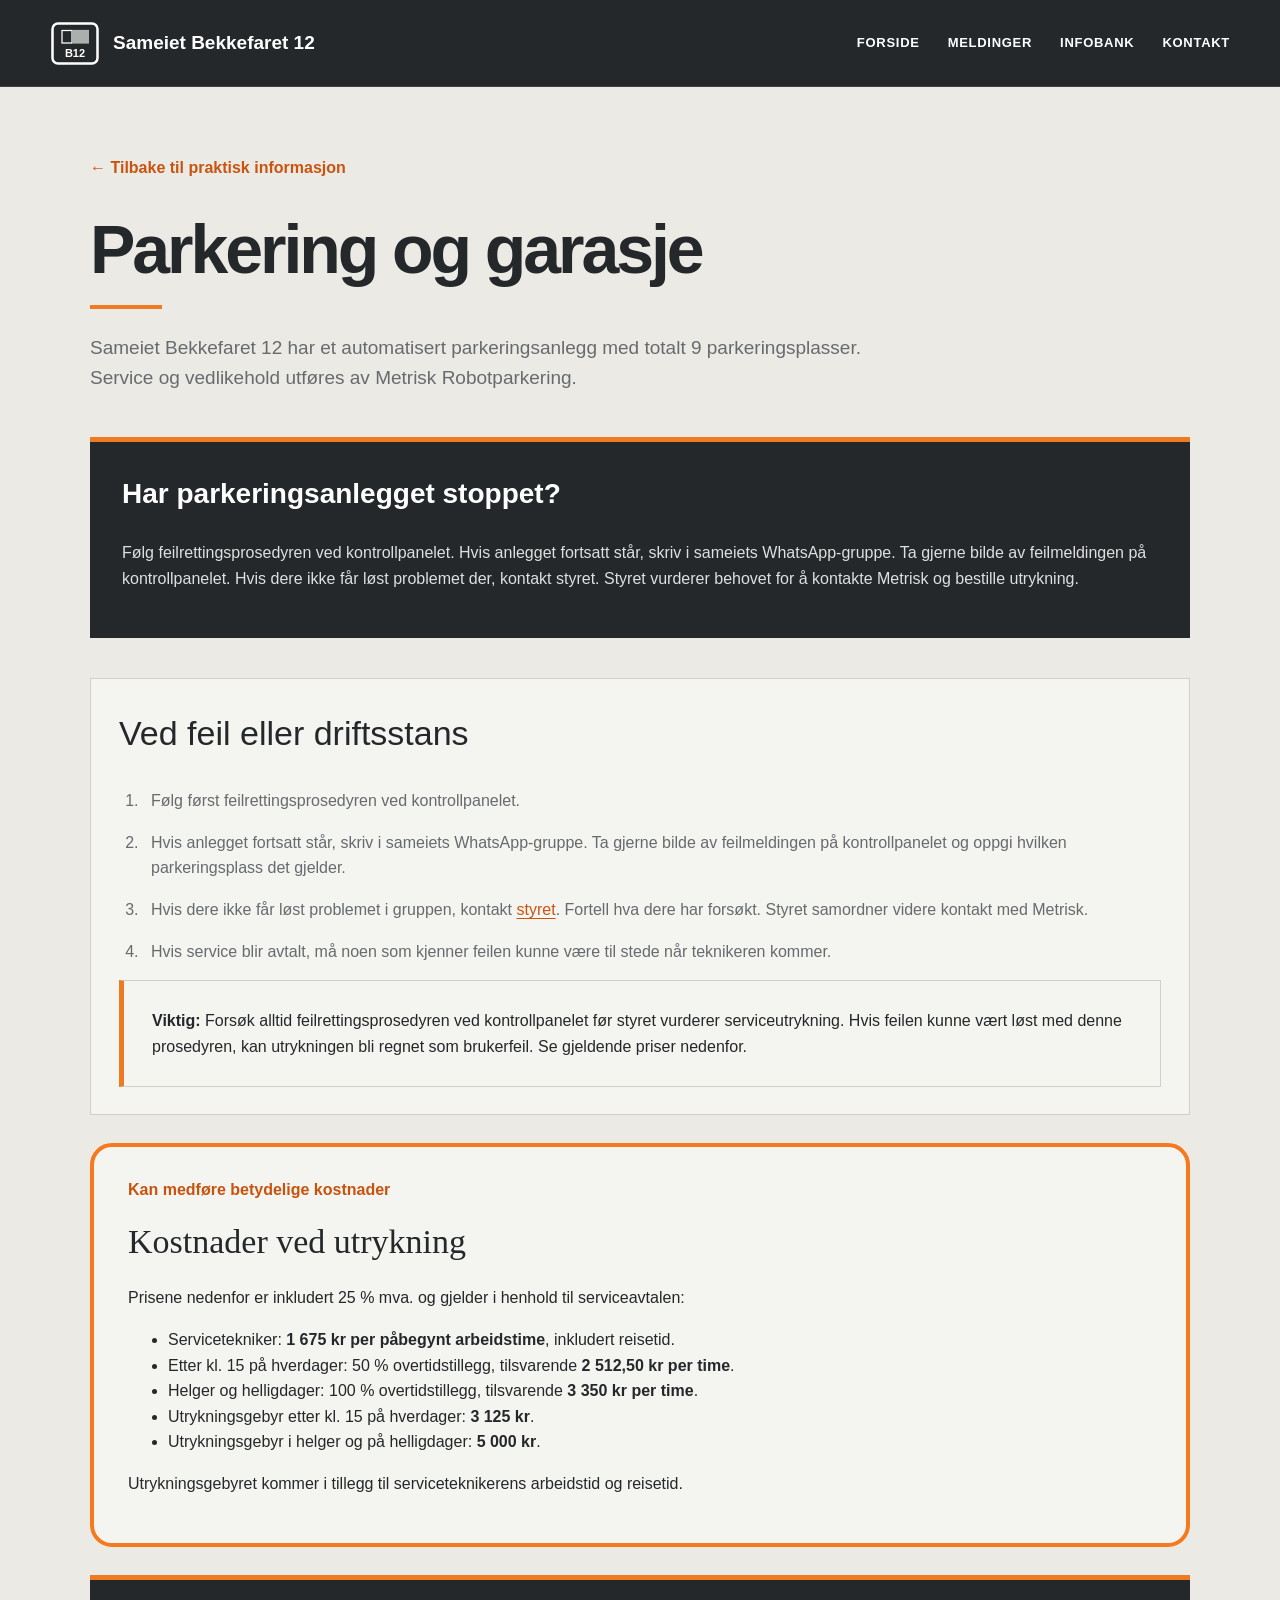
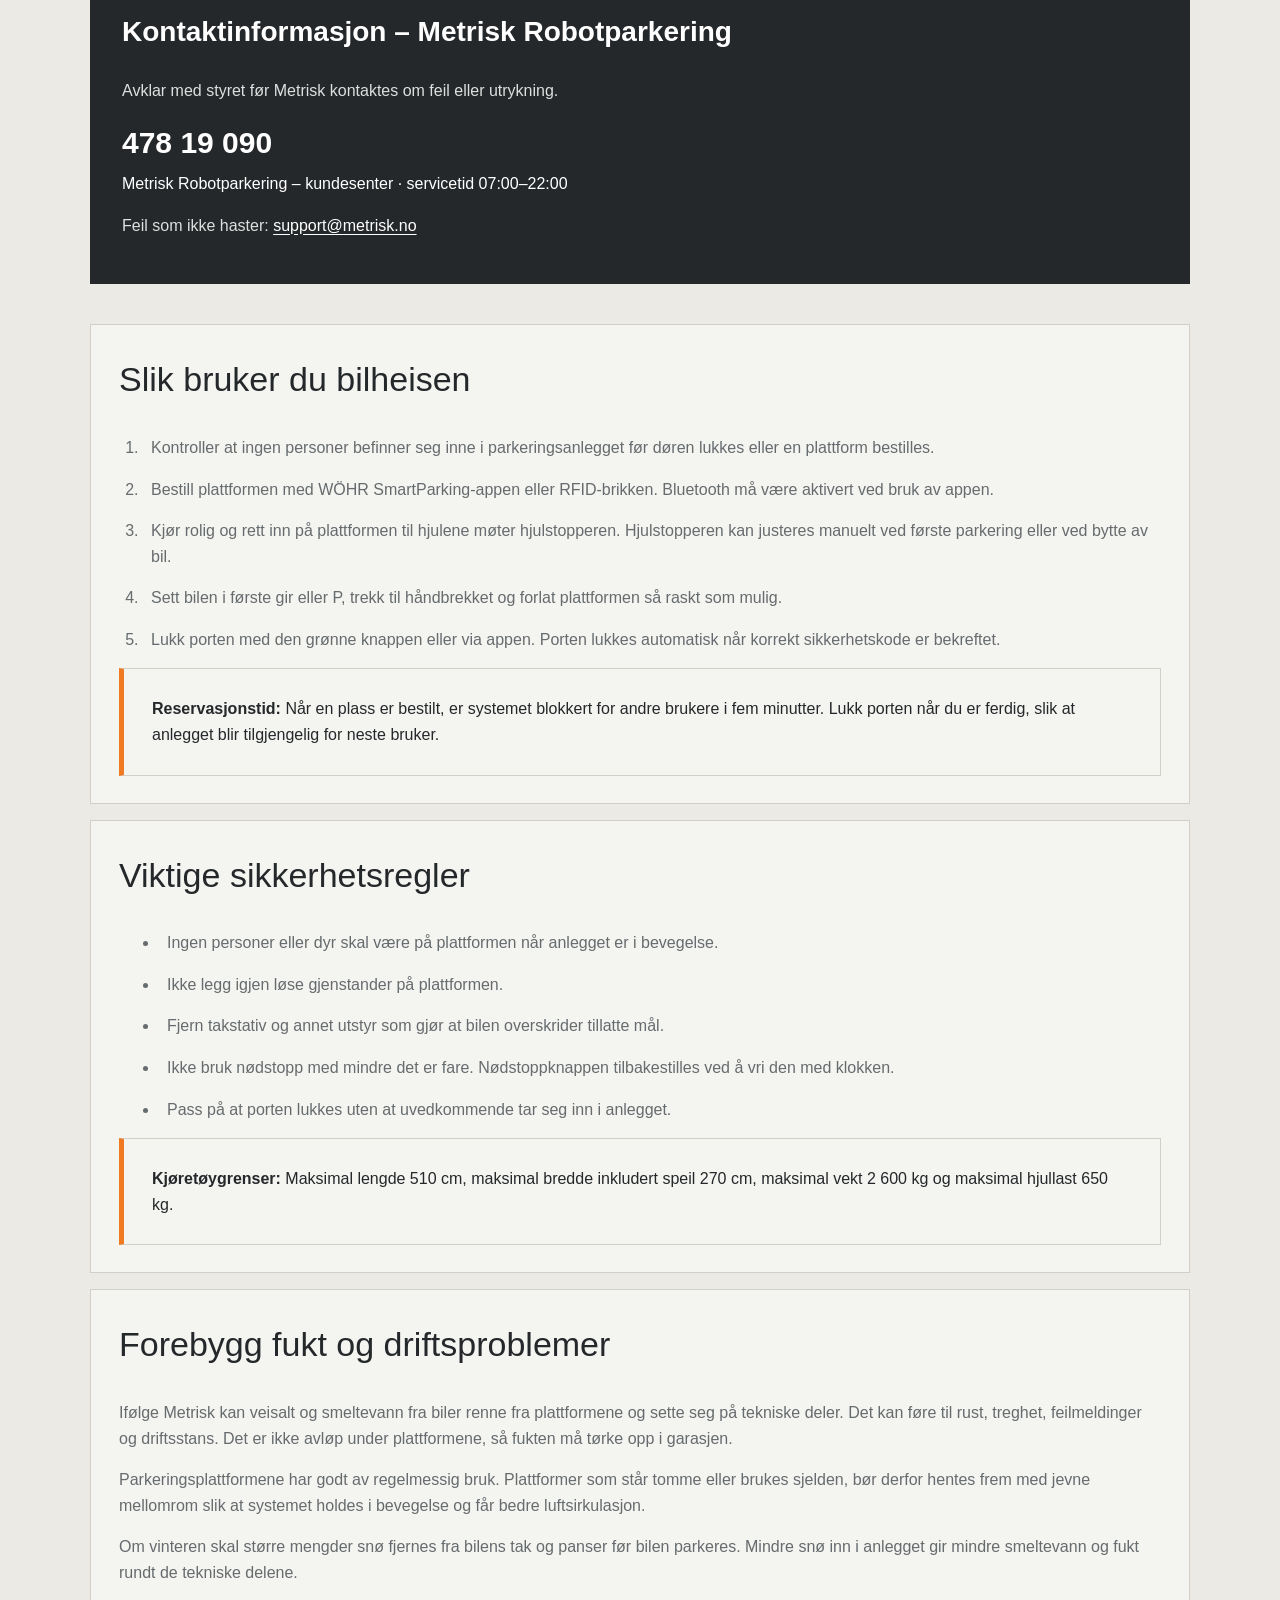
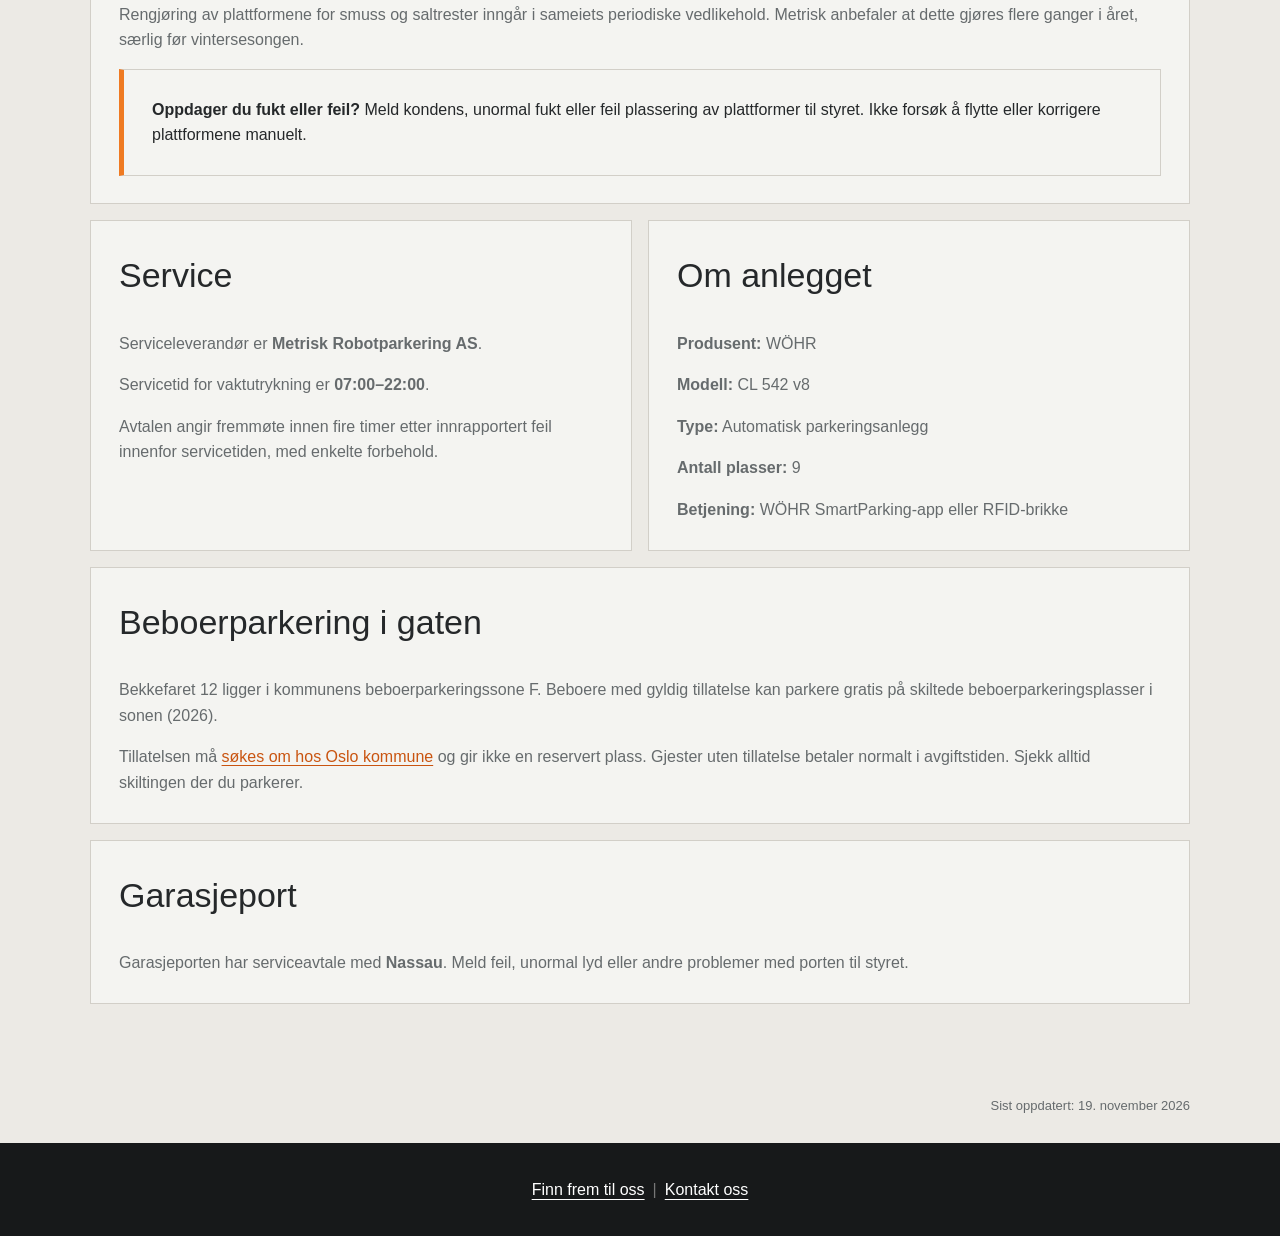
<file: parkering/index.html>
<!DOCTYPE html>
<html lang="no">
<head>
  <meta charset="UTF-8">
  <meta name="viewport" content="width=device-width, initial-scale=1.0">
  <title>Parkering og garasje | Sameiet Bekkefaret 12</title>

  <style>
    * {
      box-sizing: border-box;
    }

    body {
      margin: 0;
      background: #f8f7f3;
      color: #24332d;
      font-family: Arial, Helvetica, sans-serif;
      line-height: 1.65;
    }

    header {
      background: #fff;
      border-bottom: 1px solid #deded8;
    }

    .nav {
      max-width: 1320px;
      margin: 0 auto;
      min-height: 92px;
      padding: 0 22px;
      display: flex;
      align-items: center;
      justify-content: space-between;
      gap: 30px;
    }

    .brand {
      display: flex;
      align-items: center;
      gap: 16px;
      color: #24332d;
      text-decoration: none;
      font-weight: 700;
      font-size: 21px;
    }

    .logo {
      width: 48px;
      height: 48px;
      border-radius: 18px;
      background: #356451;
      color: #fff;
      display: grid;
      place-items: center;
      font-weight: 800;
      letter-spacing: 1px;
    }

    nav a {
      color: #42534b;
      text-decoration: none;
      margin-left: 28px;
      font-size: 17px;
    }

    main {
      max-width: 1100px;
      margin: 0 auto;
      padding: 70px 24px 100px;
    }

    .back {
      display: inline-block;
      margin-bottom: 34px;
      color: #356451;
      text-decoration: none;
      font-weight: 700;
    }

    h1 {
      font-family: Georgia, "Times New Roman", serif;
      font-size: clamp(42px, 6vw, 68px);
      line-height: 1.05;
      margin: 0 0 24px;
      font-weight: 500;
    }

    .intro {
      max-width: 760px;
      font-size: 20px;
      color: #52635b;
      margin-bottom: 50px;
    }

    .emergency {
      background: #356451;
      color: white;
      border-radius: 24px;
      padding: 34px 38px;
      margin-bottom: 50px;
      box-shadow: 0 18px 40px rgba(35, 57, 48, 0.12);
    }

    .emergency h2 {
      margin-top: 0;
      font-size: 28px;
    }

    .emergency .phone {
      font-size: 30px;
      font-weight: 800;
      margin: 14px 0 4px;
    }

    .emergency a {
      color: white;
    }

    .phone a {
      color: inherit;
      text-decoration: none;
    }

    .steps {
      background: #fff;
      border-radius: 22px;
      padding: 38px;
      margin-bottom: 28px;
    }

    .steps h2,
    .info h2 {
      font-family: Georgia, "Times New Roman", serif;
      font-weight: 500;
      font-size: 34px;
      margin-top: 0;
    }

    .steps ol {
      padding-left: 24px;
    }

    .steps li {
      margin-bottom: 16px;
      padding-left: 8px;
    }

    .warning {
      border-left: 5px solid #356451;
      background: #ecefe9;
      padding: 20px 24px;
      margin-top: 28px;
      border-radius: 0 14px 14px 0;
    }

    .cost-box {
      background: var(--theme-paper-light, #f4f4f1);
      border: 4px solid #f47a20;
      border-radius: 22px;
      padding: 30px 34px;
      margin: 28px 0;
    }

    .cost-box h2 {
      margin: 0 0 14px;
      font-family: Georgia, "Times New Roman", serif;
      font-size: 34px;
      font-weight: 500;
    }

    .cost-tag {
      display: inline-block;
      margin-bottom: 12px;
      color: #c8530d;
      font-weight: 800;
    }

    .grid {
      display: grid;
      grid-template-columns: repeat(2, 1fr);
      gap: 24px;
      margin-top: 28px;
    }

    .info {
      background: #fff;
      border-radius: 22px;
      padding: 32px;
    }

    .info p:last-child {
      margin-bottom: 0;
    }

    .street-parking,
    .garage-door {
      grid-column: 1 / -1;
    }

    footer {
      background: #253b32;
      color: #fff;
      padding: 38px 24px;
    }

    .footer-inner {
      max-width: 1100px;
      margin: 0 auto;
    }

    @media (max-width: 760px) {
      .nav {
        min-height: 76px;
      }

      nav {
        display: none;
      }

      main {
        padding-top: 45px;
      }

      .grid {
        grid-template-columns: 1fr;
      }

      .garage-door {
        grid-column: auto;
      }

      .emergency,
      .steps,
      .info {
        padding: 26px;
      }
    }
  </style>
<link rel="stylesheet" href="../assets/subpage-theme.css?v=20260920">
<link rel="stylesheet" href="../assets/halloween.css?v=1">
<script defer src="../assets/halloween.js?v=1"></script>
</head>

<body data-last-updated="19. november 2026">

<header>
  <div class="nav">
    <a class="brand" href="../">
      <span class="logo">B12</span>
      <span>Sameiet Bekkefaret 12</span>
    </a>

    <button class="menu-button" type="button" aria-expanded="false" aria-controls="hovedmeny">Meny</button><nav id="hovedmeny"><a href="../">Forside</a><a href="../#styremeldinger">Meldinger</a><a href="../#praktisk">Infobank</a><a href="../kontakt/">Kontakt</a></nav>
  </div>
</header>

<main>

  <a class="back" href="../#praktisk">← Tilbake til praktisk informasjon</a>

  <h1>Parkering og garasje</h1>

  <p class="intro">
    Sameiet Bekkefaret 12 har et automatisert parkeringsanlegg
    med totalt 9 parkeringsplasser. Service og vedlikehold
    utføres av Metrisk Robotparkering.
  </p>

  <section class="emergency">
    <h2>Har parkeringsanlegget stoppet?</h2>

    <p>
      Følg feilrettingsprosedyren ved kontrollpanelet. Hvis anlegget fortsatt
      står, skriv i sameiets WhatsApp-gruppe. Ta gjerne bilde av feilmeldingen
      på kontrollpanelet. Hvis dere ikke får løst problemet der, kontakt styret.
      Styret vurderer behovet for å kontakte Metrisk og bestille utrykning.
    </p>
  </section>

  <section class="steps">
    <h2>Ved feil eller driftsstans</h2>

    <ol>
      <li>
        Følg først feilrettingsprosedyren ved kontrollpanelet.
      </li>

      <li>
        Hvis anlegget fortsatt står, skriv i sameiets WhatsApp-gruppe.
        Ta gjerne bilde av feilmeldingen på kontrollpanelet og oppgi hvilken
        parkeringsplass det gjelder.
      </li>

      <li>
        Hvis dere ikke får løst problemet i gruppen, kontakt
        <a href="../kontakt/">styret</a>. Fortell hva dere har forsøkt.
        Styret samordner videre kontakt med Metrisk.
      </li>

      <li>
        Hvis service blir avtalt, må noen som kjenner feilen kunne være
        til stede når teknikeren kommer.
      </li>
    </ol>

    <div class="warning">
      <strong>Viktig:</strong>
      Forsøk alltid feilrettingsprosedyren ved kontrollpanelet før styret
      vurderer serviceutrykning. Hvis feilen kunne vært løst med denne
      prosedyren, kan utrykningen bli regnet som brukerfeil. Se gjeldende
      priser nedenfor.
    </div>
  </section>

  <section class="cost-box">
    <div class="cost-tag">Kan medføre betydelige kostnader</div>
    <h2>Kostnader ved utrykning</h2>
    <p>Prisene nedenfor er inkludert 25 % mva. og gjelder i henhold til serviceavtalen:</p>
    <ul>
      <li>Servicetekniker: <strong>1 675 kr per påbegynt arbeidstime</strong>, inkludert reisetid.</li>
      <li>Etter kl. 15 på hverdager: 50 % overtidstillegg, tilsvarende <strong>2 512,50 kr per time</strong>.</li>
      <li>Helger og helligdager: 100 % overtidstillegg, tilsvarende <strong>3 350 kr per time</strong>.</li>
      <li>Utrykningsgebyr etter kl. 15 på hverdager: <strong>3 125 kr</strong>.</li>
      <li>Utrykningsgebyr i helger og på helligdager: <strong>5 000 kr</strong>.</li>
    </ul>
    <p>Utrykningsgebyret kommer i tillegg til serviceteknikerens arbeidstid og reisetid.</p>
  </section>

  <section class="emergency">
    <h2>Kontaktinformasjon – Metrisk Robotparkering</h2>
    <p>Avklar med styret før Metrisk kontaktes om feil eller utrykning.</p>
    <div class="phone"><a href="tel:+4747819090">478 19 090</a></div>
    <div>Metrisk Robotparkering – kundesenter · servicetid 07:00–22:00</div>
    <p>Feil som ikke haster: <a href="mailto:support@metrisk.no">support@metrisk.no</a></p>
  </section>

  <section class="steps">
    <h2>Slik bruker du bilheisen</h2>

    <ol>
      <li>
        Kontroller at ingen personer befinner seg inne i parkeringsanlegget
        før døren lukkes eller en plattform bestilles.
      </li>

      <li>
        Bestill plattformen med WÖHR SmartParking-appen eller RFID-brikken.
        Bluetooth må være aktivert ved bruk av appen.
      </li>

      <li>
        Kjør rolig og rett inn på plattformen til hjulene møter hjulstopperen.
        Hjulstopperen kan justeres manuelt ved første parkering eller ved bytte av bil.
      </li>

      <li>
        Sett bilen i første gir eller P, trekk til håndbrekket og forlat
        plattformen så raskt som mulig.
      </li>

      <li>
        Lukk porten med den grønne knappen eller via appen.
        Porten lukkes automatisk når korrekt sikkerhetskode er bekreftet.
      </li>
    </ol>

    <div class="warning">
      <strong>Reservasjonstid:</strong>
      Når en plass er bestilt, er systemet blokkert for andre brukere i fem minutter.
      Lukk porten når du er ferdig, slik at anlegget blir tilgjengelig for neste bruker.
    </div>
  </section>

  <section class="steps">
    <h2>Viktige sikkerhetsregler</h2>

    <ul>
      <li>Ingen personer eller dyr skal være på plattformen når anlegget er i bevegelse.</li>
      <li>Ikke legg igjen løse gjenstander på plattformen.</li>
      <li>Fjern takstativ og annet utstyr som gjør at bilen overskrider tillatte mål.</li>
      <li>Ikke bruk nødstopp med mindre det er fare. Nødstoppknappen tilbakestilles ved å vri den med klokken.</li>
      <li>Pass på at porten lukkes uten at uvedkommende tar seg inn i anlegget.</li>
    </ul>

    <div class="warning">
      <strong>Kjøretøygrenser:</strong>
      Maksimal lengde 510 cm, maksimal bredde inkludert speil 270 cm,
      maksimal vekt 2 600 kg og maksimal hjullast 650 kg.
    </div>
  </section>

  <section class="steps" id="forebygg-fukt">
    <h2>Forebygg fukt og driftsproblemer</h2>

    <p>
      Ifølge Metrisk kan veisalt og smeltevann fra biler renne fra plattformene
      og sette seg på tekniske deler. Det kan føre til rust, treghet,
      feilmeldinger og driftsstans. Det er ikke avløp under plattformene,
      så fukten må tørke opp i garasjen.
    </p>

    <p>
      Parkeringsplattformene har godt av regelmessig bruk. Plattformer som
      står tomme eller brukes sjelden, bør derfor hentes frem med jevne
      mellomrom slik at systemet holdes i bevegelse og får bedre
      luftsirkulasjon.
    </p>

    <p>
      Om vinteren skal større mengder snø fjernes fra bilens tak og panser
      før bilen parkeres. Mindre snø inn i anlegget gir mindre smeltevann
      og fukt rundt de tekniske delene.
    </p>

    <p>
      Rengjøring av plattformene for smuss og saltrester inngår i sameiets
      periodiske vedlikehold. Metrisk anbefaler at dette gjøres flere ganger
      i året, særlig før vintersesongen.
    </p>

    <div class="warning">
      <strong>Oppdager du fukt eller feil?</strong>
      Meld kondens, unormal fukt eller feil plassering av plattformer til
      styret. Ikke forsøk å flytte eller korrigere plattformene manuelt.
    </div>
  </section>

  <div class="grid">
    <section class="info">
      <h2>Service</h2>
      <p>
        Serviceleverandør er <strong>Metrisk Robotparkering AS</strong>.
      </p>

      <p>
        Servicetid for vaktutrykning er
        <strong>07:00–22:00</strong>.
      </p>

      <p>
        Avtalen angir fremmøte innen fire timer etter innrapportert
        feil innenfor servicetiden, med enkelte forbehold.
      </p>
    </section>

    <section class="info">
      <h2>Om anlegget</h2>

      <p>
        <strong>Produsent:</strong> WÖHR
      </p>

      <p>
        <strong>Modell:</strong> CL 542 v8
      </p>

      <p>
        <strong>Type:</strong> Automatisk parkeringsanlegg
      </p>

      <p>
        <strong>Antall plasser:</strong> 9
      </p>

      <p>
        <strong>Betjening:</strong> WÖHR SmartParking-app eller RFID-brikke
      </p>
    </section>

    <section class="info street-parking">
      <h2>Beboerparkering i gaten</h2>
      <p>
        Bekkefaret 12 ligger i kommunens beboerparkeringssone F.
        Beboere med gyldig tillatelse kan parkere gratis på skiltede
        beboerparkeringsplasser i sonen (2026).
      </p>
      <p>
        Tillatelsen må
        <a href="https://www.oslo.kommune.no/gate-transport-og-parkering/parkering/beboerparkering/sok-om-beboerparkering-for-privatpersoner/" target="_blank" rel="noopener">søkes om hos Oslo kommune</a>
        og gir ikke en reservert plass. Gjester uten tillatelse betaler
        normalt i avgiftstiden. Sjekk alltid skiltingen der du parkerer.
      </p>
    </section>

    <section class="info garage-door">
      <h2>Garasjeport</h2>
      <p>
        Garasjeporten har serviceavtale med <strong>Nassau</strong>.
        Meld feil, unormal lyd eller andre problemer med porten til styret.
      </p>
    </section>

  </div>

</main>

<footer><div class="footer-inner"><a href="../finn-frem/">Finn frem til oss</a><span class="sep">|</span><a href="../kontakt/">Kontakt oss</a></div></footer>

<script src="../assets/subpage-nav.js?v=20260922"></script>
</body>
</html>
</file>
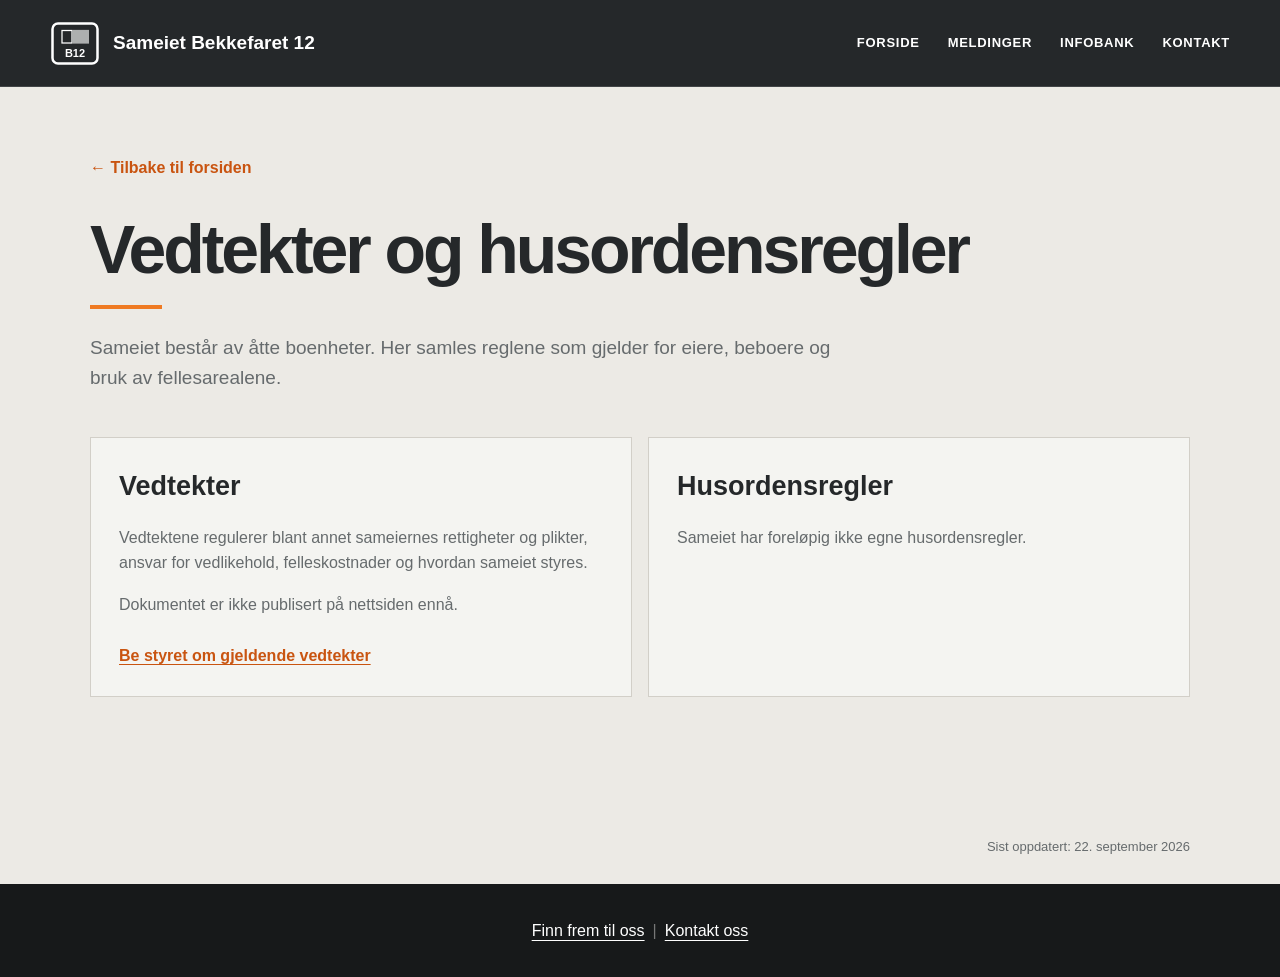
<file: regler/index.html>
<!doctype html>
<html lang="no">
<head>
<meta charset="utf-8">
<meta name="viewport" content="width=device-width,initial-scale=1">
<meta name="description" content="Vedtekter og husordensregler for Sameiet Bekkefaret 12.">
<title>Vedtekter og husordensregler | Sameiet Bekkefaret 12</title>
<style>
:root{--paper:#f4f4f1;--coal:#25282a;--muted:#666b6d;--orange:#ef7a22;--line:#d9dad7}
*{box-sizing:border-box}body{margin:0;background:var(--paper);color:var(--coal);font-family:Arial,Helvetica,sans-serif;line-height:1.6}a{color:inherit}.wrap{width:min(1100px,calc(100% - 44px));margin-inline:auto}
header,footer{background:var(--coal);color:#fff}.nav{min-height:86px;display:flex;align-items:center;justify-content:space-between;gap:24px}.brand{display:flex;align-items:center;gap:13px;text-decoration:none;font-size:19px;font-weight:800}.logo{width:43px;height:43px;border:2px solid currentColor;border-radius:50% 50% 10px 10px;display:grid;place-items:center;font-size:12px}
main{padding:78px 0 100px;min-height:calc(100vh - 150px)}.back{display:inline-block;margin-bottom:34px;color:#c95410;text-decoration:none;font-weight:800}h1{font-size:clamp(44px,6vw,68px);line-height:1;letter-spacing:-.045em;margin:0 0 24px}.intro{max-width:780px;color:var(--muted);font-size:19px;margin-bottom:44px}.grid{display:grid;grid-template-columns:repeat(2,minmax(0,1fr));gap:16px}.info{background:#fff;border:1px solid var(--line);padding:28px}.info h2{margin:0 0 12px;font-size:27px}.info p{color:var(--muted)}.info a{display:inline-block;margin-top:10px;color:#c95410;font-weight:800;text-underline-offset:4px}
footer{padding:34px 22px}.footer-inner{display:flex;justify-content:center;gap:8px}footer a{color:#fff;text-underline-offset:4px}.sep{color:#777}@media(max-width:760px){.wrap{width:min(100% - 28px,1100px)}.grid{grid-template-columns:1fr}.info{padding:24px}}
</style>
<link rel="stylesheet" href="../assets/subpage-theme.css?v=20260920">
<link rel="stylesheet" href="../assets/halloween.css?v=1">
<script defer src="../assets/halloween.js?v=1"></script>
</head>
<body data-last-updated="22. september 2026">
<header><div class="nav"><a class="brand" href="../"><span class="logo">B12</span><span>Sameiet Bekkefaret 12</span></a><button class="menu-button" type="button" aria-expanded="false" aria-controls="hovedmeny">Meny</button><nav id="hovedmeny"><a href="../">Forside</a><a href="../#styremeldinger">Meldinger</a><a href="../#praktisk">Infobank</a><a href="../kontakt/">Kontakt</a></nav></div></header>
<main><div class="wrap">
<a class="back" href="../">← Tilbake til forsiden</a>
<h1>Vedtekter og husordensregler</h1>
<p class="intro">Sameiet består av åtte boenheter. Her samles reglene som gjelder for eiere, beboere og bruk av fellesarealene.</p>
<div class="grid">
<section class="info"><h2>Vedtekter</h2><p>Vedtektene regulerer blant annet sameiernes rettigheter og plikter, ansvar for vedlikehold, felleskostnader og hvordan sameiet styres.</p><p>Dokumentet er ikke publisert på nettsiden ennå.</p><a href="mailto:bekkefaret12@mittusbl.no?subject=Foresp%C3%B8rsel%20om%20gjeldende%20vedtekter">Be styret om gjeldende vedtekter</a></section>
<section class="info"><h2>Husordensregler</h2><p>Sameiet har foreløpig ikke egne husordensregler.</p></section>
</div>
</div></main>
<footer><div class="footer-inner"><a href="../finn-frem/">Finn frem til oss</a><span class="sep">|</span><a href="../kontakt/">Kontakt oss</a></div></footer>
<script src="../assets/subpage-nav.js?v=20260922"></script>
</body>
</html>
</file>
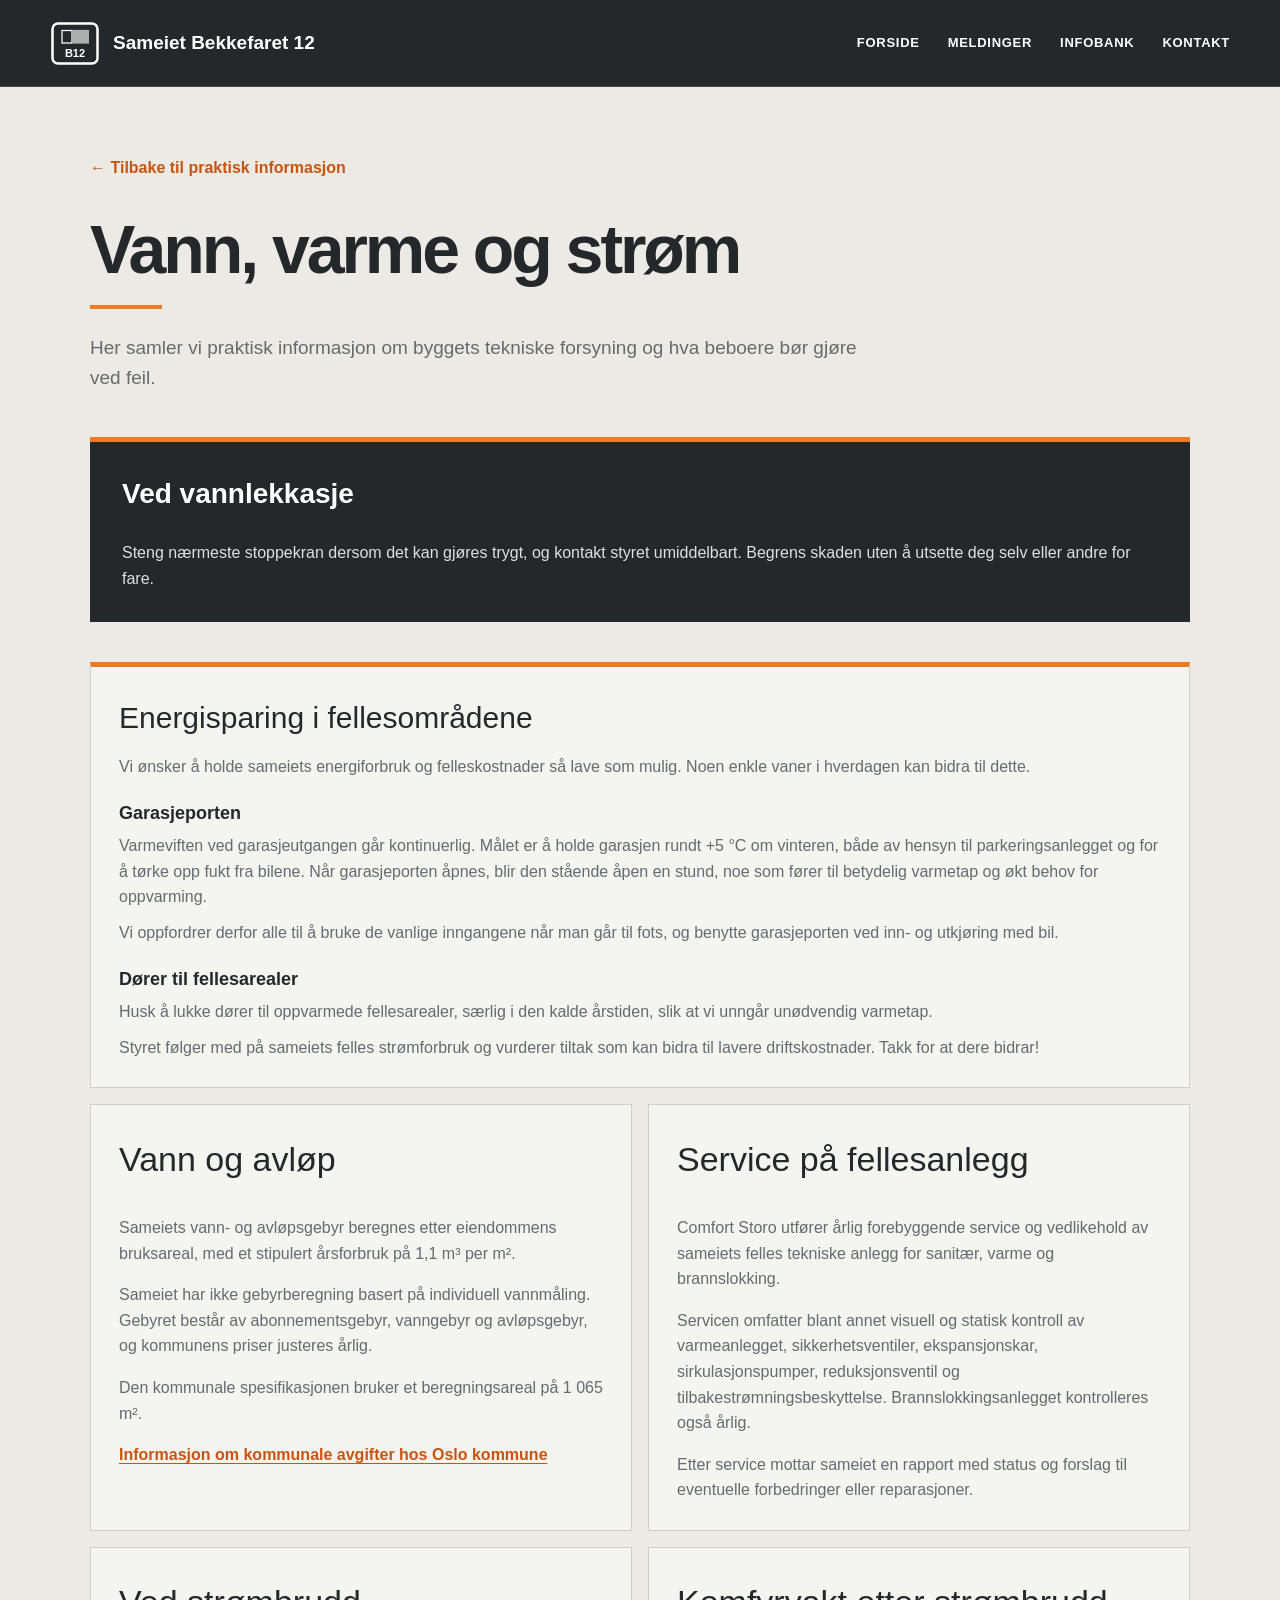
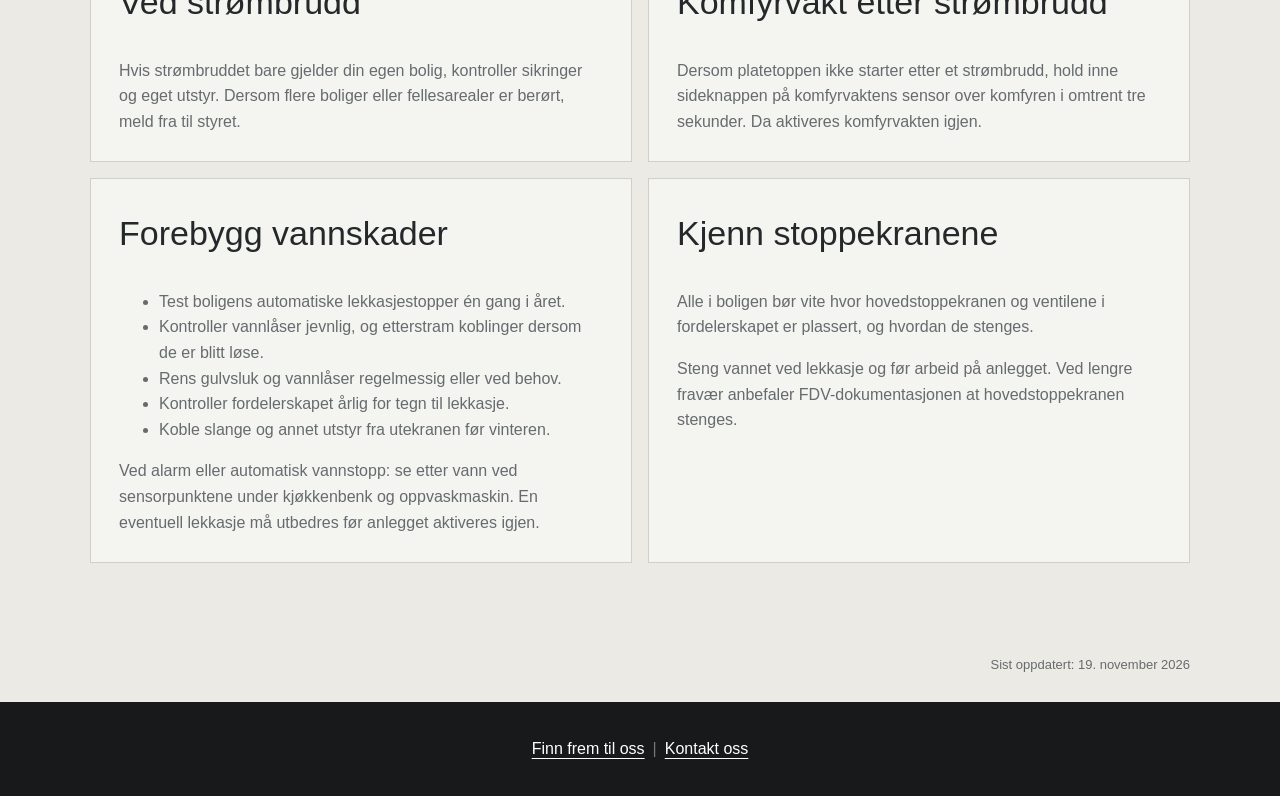
<file: vann-varme-strom/index.html>
<!DOCTYPE html>
<html lang="no">
<head>
  <meta charset="UTF-8">
  <meta name="viewport" content="width=device-width, initial-scale=1.0">
  <title>Vann, varme og strøm | Sameiet Bekkefaret 12</title>
  <style>
    * { box-sizing: border-box; }
    body { margin: 0; background: #f8f7f3; color: #24332d; font-family: Arial, Helvetica, sans-serif; line-height: 1.65; }
    header { background: #fff; border-bottom: 1px solid #deded8; }
    .nav { max-width: 1320px; margin: 0 auto; min-height: 92px; padding: 0 22px; display: flex; align-items: center; justify-content: space-between; gap: 30px; }
    .brand { display: flex; align-items: center; gap: 16px; color: #24332d; text-decoration: none; font-weight: 700; font-size: 21px; }
    .logo { width: 48px; height: 48px; border-radius: 18px; background: #356451; color: #fff; display: grid; place-items: center; font-weight: 800; letter-spacing: 1px; }
    nav a { color: #42534b; text-decoration: none; margin-left: 28px; font-size: 17px; }
    main { max-width: 1100px; margin: 0 auto; padding: 70px 24px 100px; }
    .back { display: inline-block; margin-bottom: 34px; color: #356451; text-decoration: none; font-weight: 700; }
    h1 { font-family: Georgia, "Times New Roman", serif; font-size: clamp(42px, 6vw, 68px); line-height: 1.05; margin: 0 0 24px; font-weight: 500; }
    .intro { max-width: 760px; font-size: 20px; color: #52635b; margin-bottom: 50px; }
    .notice { background: #356451; color: white; border-radius: 24px; padding: 34px 38px; margin-bottom: 50px; box-shadow: 0 18px 40px rgba(35, 57, 48, 0.12); }
    .notice h2 { margin-top: 0; font-size: 28px; }
    .notice p:last-child { margin-bottom: 0; }
    .grid { display: grid; grid-template-columns: repeat(2, 1fr); gap: 24px; }
    .info { background: #fff; border-radius: 22px; padding: 32px; }
    .info h2 { font-family: Georgia, "Times New Roman", serif; font-weight: 500; font-size: 34px; margin-top: 0; }
    .info p:last-child { margin-bottom: 0; }
    .info.energy-tip { height: auto !important; margin: 0 0 16px !important; border-top: 5px solid #ef7a22 !important; }
    .energy-tip h2 { font-size: 30px; margin-bottom: 12px; }
    .energy-tip h3 { font-size: 18px; margin: 20px 0 5px; }
    .energy-tip p { margin: 0 0 10px; }
    .info a { color: #356451; font-weight: 700; }
    footer { background: #253b32; color: #fff; padding: 38px 24px; }
    .footer-inner { max-width: 1100px; margin: 0 auto; }
    @media (max-width: 760px) {
      .nav { min-height: 76px; }
      nav { display: none; }
      main { padding-top: 45px; }
      .grid { grid-template-columns: 1fr; }
      .notice, .info { padding: 26px; }
    }
  </style>
<link rel="stylesheet" href="../assets/subpage-theme.css?v=20260920">
<link rel="stylesheet" href="../assets/halloween.css?v=1">
<script defer src="../assets/halloween.js?v=1"></script>
</head>
<body data-last-updated="19. november 2026">
<header>
  <div class="nav">
    <a class="brand" href="../"><span class="logo">B12</span><span>Sameiet Bekkefaret 12</span></a>
    <button class="menu-button" type="button" aria-expanded="false" aria-controls="hovedmeny">Meny</button><nav id="hovedmeny"><a href="../">Forside</a><a href="../#styremeldinger">Meldinger</a><a href="../#praktisk">Infobank</a><a href="../kontakt/">Kontakt</a></nav>
  </div>
</header>
<main>
  <a class="back" href="../#praktisk">← Tilbake til praktisk informasjon</a>
  <h1>Vann, varme og strøm</h1>
  <p class="intro">Her samler vi praktisk informasjon om byggets tekniske forsyning og hva beboere bør gjøre ved feil.</p>

  <section class="notice">
    <h2>Ved vannlekkasje</h2>
    <p>Steng nærmeste stoppekran dersom det kan gjøres trygt, og kontakt styret umiddelbart. Begrens skaden uten å utsette deg selv eller andre for fare.</p>
  </section>
  <section class="info energy-tip" id="energisparing">
      <h2>Energisparing i fellesområdene</h2>
      <p>Vi ønsker å holde sameiets energiforbruk og felleskostnader så lave som mulig. Noen enkle vaner i hverdagen kan bidra til dette.</p>
      <h3>Garasjeporten</h3>
      <p>Varmeviften ved garasjeutgangen går kontinuerlig. Målet er å holde garasjen rundt +5 °C om vinteren, både av hensyn til parkeringsanlegget og for å tørke opp fukt fra bilene. Når garasjeporten åpnes, blir den stående åpen en stund, noe som fører til betydelig varmetap og økt behov for oppvarming.</p>
      <p>Vi oppfordrer derfor alle til å bruke de vanlige inngangene når man går til fots, og benytte garasjeporten ved inn- og utkjøring med bil.</p>
      <h3>Dører til fellesarealer</h3>
      <p>Husk å lukke dører til oppvarmede fellesarealer, særlig i den kalde årstiden, slik at vi unngår unødvendig varmetap.</p>
      <p>Styret følger med på sameiets felles strømforbruk og vurderer tiltak som kan bidra til lavere driftskostnader. Takk for at dere bidrar!</p>
    </section>
  <div class="grid">
    <section class="info">
      <h2>Vann og avløp</h2>
      <p>Sameiets vann- og avløpsgebyr beregnes etter eiendommens bruksareal, med et stipulert årsforbruk på 1,1 m³ per m².</p>
      <p>Sameiet har ikke gebyrberegning basert på individuell vannmåling. Gebyret består av abonnementsgebyr, vanngebyr og avløpsgebyr, og kommunens priser justeres årlig.</p>
      <p>Den kommunale spesifikasjonen bruker et beregningsareal på 1 065 m².</p>
      <p><a href="https://www.oslo.kommune.no/skatt-og-naring/eiendomsskatt-og-avgift/kommunale-avgifter/">Informasjon om kommunale avgifter hos Oslo kommune</a></p>
    </section>
    <section class="info">
      <h2>Service på fellesanlegg</h2>
      <p>Comfort Storo utfører årlig forebyggende service og vedlikehold av sameiets felles tekniske anlegg for sanitær, varme og brannslokking.</p>
      <p>Servicen omfatter blant annet visuell og statisk kontroll av varmeanlegget, sikkerhetsventiler, ekspansjonskar, sirkulasjonspumper, reduksjonsventil og tilbakestrømningsbeskyttelse. Brannslokkingsanlegget kontrolleres også årlig.</p>
      <p>Etter service mottar sameiet en rapport med status og forslag til eventuelle forbedringer eller reparasjoner.</p>
    </section>
    <section class="info">
      <h2>Ved strømbrudd</h2>
      <p>Hvis strømbruddet bare gjelder din egen bolig, kontroller sikringer og eget utstyr. Dersom flere boliger eller fellesarealer er berørt, meld fra til styret.</p>
    </section>
    <section class="info">
      <h2>Komfyrvakt etter strømbrudd</h2>
      <p>Dersom platetoppen ikke starter etter et strømbrudd, hold inne sideknappen på komfyrvaktens sensor over komfyren i omtrent tre sekunder. Da aktiveres komfyrvakten igjen.</p>
    </section>
    <section class="info">
      <h2>Forebygg vannskader</h2>
      <ul>
        <li>Test boligens automatiske lekkasjestopper én gang i året.</li>
        <li>Kontroller vannlåser jevnlig, og etterstram koblinger dersom de er blitt løse.</li>
        <li>Rens gulvsluk og vannlåser regelmessig eller ved behov.</li>
        <li>Kontroller fordelerskapet årlig for tegn til lekkasje.</li>
        <li>Koble slange og annet utstyr fra utekranen før vinteren.</li>
      </ul>
      <p>Ved alarm eller automatisk vannstopp: se etter vann ved sensorpunktene under kjøkkenbenk og oppvaskmaskin. En eventuell lekkasje må utbedres før anlegget aktiveres igjen.</p>
    </section>
    <section class="info">
      <h2>Kjenn stoppekranene</h2>
      <p>Alle i boligen bør vite hvor hovedstoppekranen og ventilene i fordelerskapet er plassert, og hvordan de stenges.</p>
      <p>Steng vannet ved lekkasje og før arbeid på anlegget. Ved lengre fravær anbefaler FDV-dokumentasjonen at hovedstoppekranen stenges.</p>
    </section>

  </div>
</main>
<footer><div class="footer-inner"><a href="../finn-frem/">Finn frem til oss</a><span class="sep">|</span><a href="../kontakt/">Kontakt oss</a></div></footer>
<script src="../assets/subpage-nav.js?v=20260920"></script>
</body>
</html>
</file>
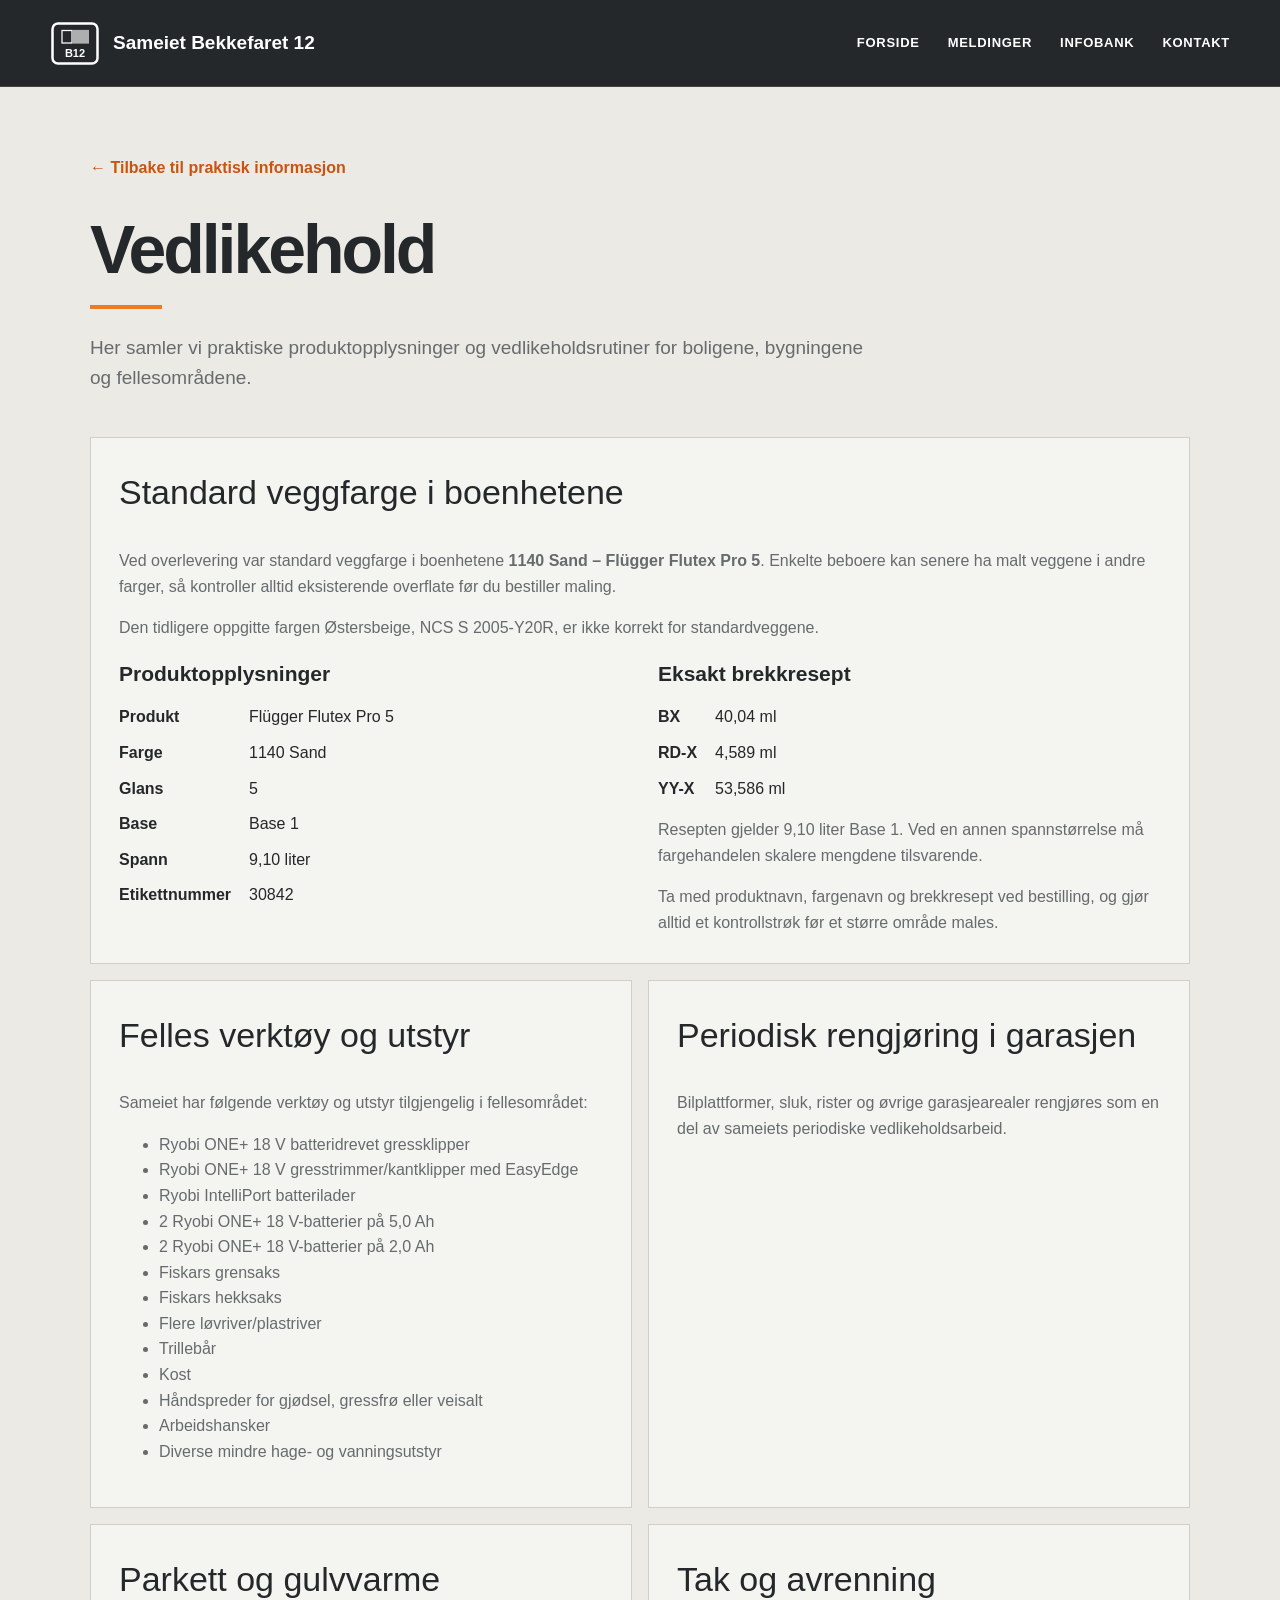
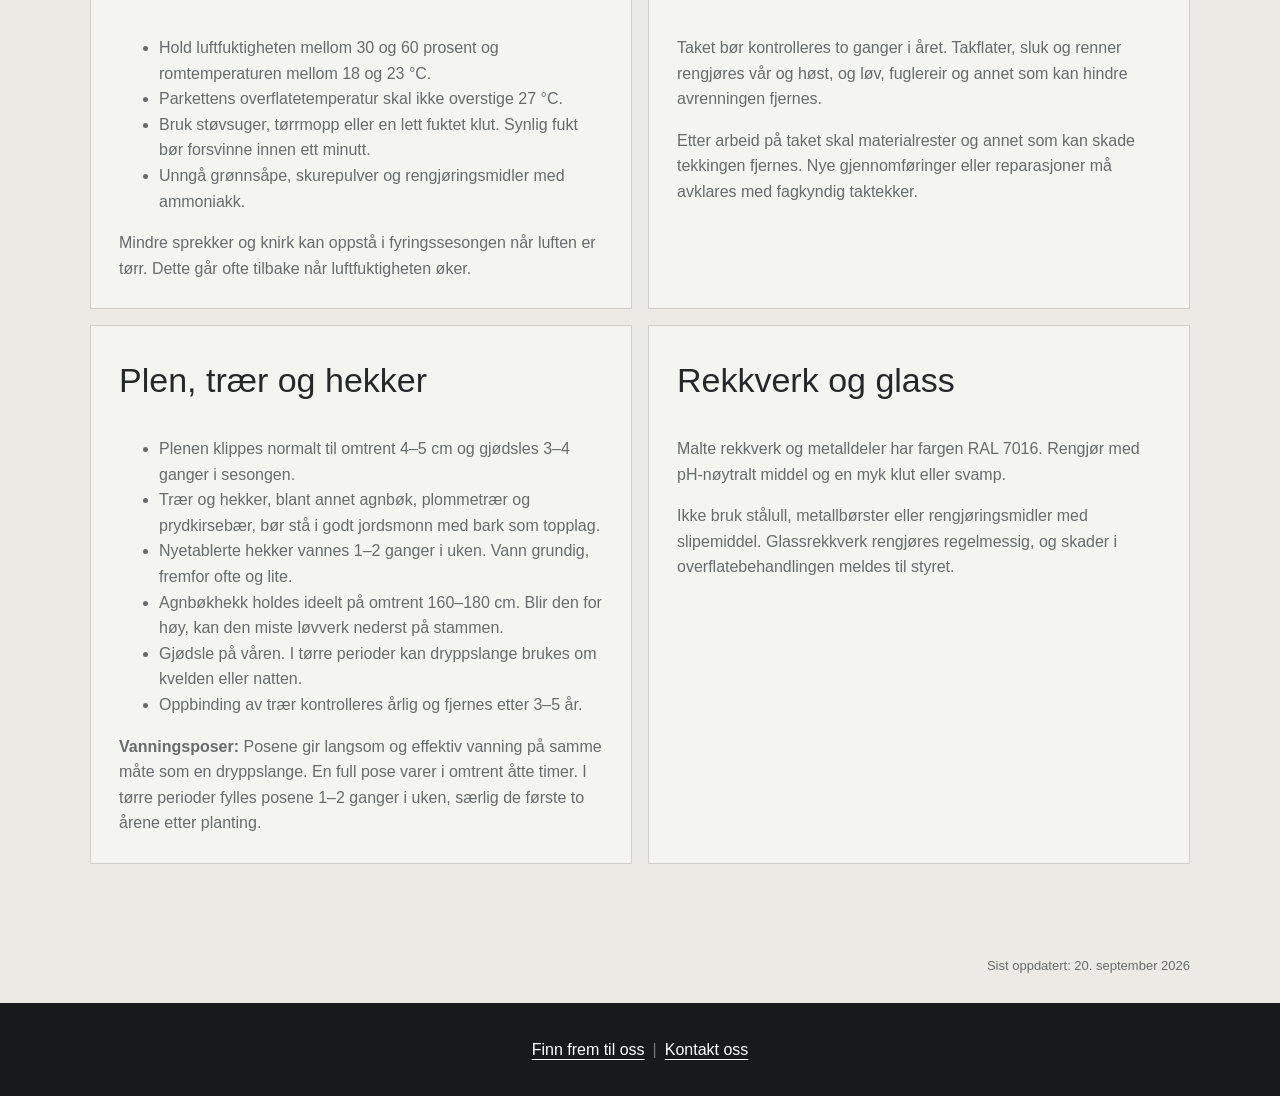
<file: vedlikehold/index.html>
<!DOCTYPE html>
<html lang="no">
<head>
  <meta charset="UTF-8">
  <meta name="viewport" content="width=device-width, initial-scale=1.0">
  <title>Vedlikehold | Sameiet Bekkefaret 12</title>
  <style>
    * { box-sizing: border-box; }
    body { margin: 0; background: #f8f7f3; color: #24332d; font-family: Arial, Helvetica, sans-serif; line-height: 1.65; }
    header { background: #fff; border-bottom: 1px solid #deded8; }
    .nav { max-width: 1320px; margin: 0 auto; min-height: 92px; padding: 0 22px; display: flex; align-items: center; justify-content: space-between; gap: 30px; }
    .brand { display: flex; align-items: center; gap: 16px; color: #24332d; text-decoration: none; font-weight: 700; font-size: 21px; }
    .logo { width: 48px; height: 48px; border-radius: 18px; background: #356451; color: #fff; display: grid; place-items: center; font-weight: 800; letter-spacing: 1px; }
    nav a { color: #42534b; text-decoration: none; margin-left: 28px; font-size: 17px; }
    main { max-width: 1100px; margin: 0 auto; padding: 70px 24px 100px; }
    .back { display: inline-block; margin-bottom: 34px; color: #356451; text-decoration: none; font-weight: 700; }
    h1 { font-family: Georgia, "Times New Roman", serif; font-size: clamp(42px, 6vw, 68px); line-height: 1.05; margin: 0 0 24px; font-weight: 500; }
    .intro { max-width: 760px; font-size: 20px; color: #52635b; margin-bottom: 50px; }
    .notice { background: #356451; color: white; border-radius: 24px; padding: 34px 38px; margin-bottom: 50px; box-shadow: 0 18px 40px rgba(35, 57, 48, 0.12); }
    .notice h2 { margin-top: 0; font-size: 28px; }
    .notice p:last-child { margin-bottom: 0; }
    .grid { display: grid; grid-template-columns: repeat(2, 1fr); gap: 24px; }
    .info { background: #fff; border-radius: 22px; padding: 32px; }
    .info h2 { font-family: Georgia, "Times New Roman", serif; font-weight: 500; font-size: 34px; margin-top: 0; }
    .info dl { display: grid; grid-template-columns: auto 1fr; gap: 10px 18px; margin: 0; }
    .info dt { font-weight: 700; }
    .info dd { margin: 0; }
    .info p:last-child { margin-bottom: 0; }
    .paint-info { grid-column: 1 / -1; border-top: 5px solid #ef7a22; }
    .paint-details { display: grid; grid-template-columns: repeat(2, minmax(0, 1fr)); gap: 36px; }
    .paint-details h3 { margin: 0 0 14px; font-size: 21px; }
    footer { background: #253b32; color: #fff; padding: 38px 24px; }
    .footer-inner { max-width: 1100px; margin: 0 auto; }
    @media (max-width: 760px) {
      .nav { min-height: 76px; }
      nav { display: none; }
      main { padding-top: 45px; }
      .grid { grid-template-columns: 1fr; }
      .notice, .info { padding: 26px; }
      .info dl { grid-template-columns: 1fr; gap: 3px; }
      .info dd { margin-bottom: 9px; }
      .paint-details { grid-template-columns: 1fr; gap: 24px; }
    }
  </style>
<link rel="stylesheet" href="../assets/subpage-theme.css?v=20260920">
<link rel="stylesheet" href="../assets/halloween.css?v=1">
<script defer src="../assets/halloween.js?v=1"></script>
</head>
<body data-last-updated="20. september 2026">
<header>
  <div class="nav">
    <a class="brand" href="../"><span class="logo">B12</span><span>Sameiet Bekkefaret 12</span></a>
    <button class="menu-button" type="button" aria-expanded="false" aria-controls="hovedmeny">Meny</button><nav id="hovedmeny"><a href="../">Forside</a><a href="../#styremeldinger">Meldinger</a><a href="../#praktisk">Infobank</a><a href="../kontakt/">Kontakt</a></nav>
  </div>
</header>
<main>
  <a class="back" href="../#praktisk">← Tilbake til praktisk informasjon</a>
  <h1>Vedlikehold</h1>
  <p class="intro">Her samler vi praktiske produktopplysninger og vedlikeholdsrutiner for boligene, bygningene og fellesområdene.</p>
  <div class="grid">
    <section class="info paint-info">
      <h2>Standard veggfarge i boenhetene</h2>
      <p>Ved overlevering var standard veggfarge i boenhetene <strong>1140 Sand – Flügger Flutex Pro 5</strong>. Enkelte beboere kan senere ha malt veggene i andre farger, så kontroller alltid eksisterende overflate før du bestiller maling.</p>
      <p>Den tidligere oppgitte fargen Østersbeige, NCS S 2005-Y20R, er ikke korrekt for standardveggene.</p>
      <div class="paint-details">
        <div>
          <h3>Produktopplysninger</h3>
          <dl>
            <dt>Produkt</dt><dd>Flügger Flutex Pro 5</dd>
            <dt>Farge</dt><dd>1140 Sand</dd>
            <dt>Glans</dt><dd>5</dd>
            <dt>Base</dt><dd>Base 1</dd>
            <dt>Spann</dt><dd>9,10 liter</dd>
            <dt>Etikettnummer</dt><dd>30842</dd>
          </dl>
        </div>
        <div>
          <h3>Eksakt brekkresept</h3>
          <dl>
            <dt>BX</dt><dd>40,04 ml</dd>
            <dt>RD-X</dt><dd>4,589 ml</dd>
            <dt>YY-X</dt><dd>53,586 ml</dd>
          </dl>
          <p>Resepten gjelder 9,10 liter Base 1. Ved en annen spannstørrelse må fargehandelen skalere mengdene tilsvarende.</p>
          <p>Ta med produktnavn, fargenavn og brekkresept ved bestilling, og gjør alltid et kontrollstrøk før et større område males.</p>
        </div>
      </div>
    </section>
    <section class="info">
      <h2>Felles verktøy og utstyr</h2>
      <p>Sameiet har følgende verktøy og utstyr tilgjengelig i fellesområdet:</p>
      <ul>
        <li>Ryobi ONE+ 18 V batteridrevet gressklipper</li>
        <li>Ryobi ONE+ 18 V gresstrimmer/kantklipper med EasyEdge</li>
        <li>Ryobi IntelliPort batterilader</li>
        <li>2 Ryobi ONE+ 18 V-batterier på 5,0 Ah</li>
        <li>2 Ryobi ONE+ 18 V-batterier på 2,0 Ah</li>
        <li>Fiskars grensaks</li>
        <li>Fiskars hekksaks</li>
        <li>Flere løvriver/plastriver</li>
        <li>Trillebår</li>
        <li>Kost</li>
        <li>Håndspreder for gjødsel, gressfrø eller veisalt</li>
        <li>Arbeidshansker</li>
        <li>Diverse mindre hage- og vanningsutstyr</li>
      </ul>
    </section>
    <section class="info">
      <h2>Periodisk rengjøring i garasjen</h2>
      <p>Bilplattformer, sluk, rister og øvrige garasjearealer rengjøres som en del av sameiets periodiske vedlikeholdsarbeid.</p>
    </section>
    <section class="info">
      <h2>Parkett og gulvvarme</h2>
      <ul>
        <li>Hold luftfuktigheten mellom 30 og 60 prosent og romtemperaturen mellom 18 og 23 °C.</li>
        <li>Parkettens overflatetemperatur skal ikke overstige 27 °C.</li>
        <li>Bruk støvsuger, tørrmopp eller en lett fuktet klut. Synlig fukt bør forsvinne innen ett minutt.</li>
        <li>Unngå grønnsåpe, skurepulver og rengjøringsmidler med ammoniakk.</li>
      </ul>
      <p>Mindre sprekker og knirk kan oppstå i fyringssesongen når luften er tørr. Dette går ofte tilbake når luftfuktigheten øker.</p>
    </section>
    <section class="info">
      <h2>Tak og avrenning</h2>
      <p>Taket bør kontrolleres to ganger i året. Takflater, sluk og renner rengjøres vår og høst, og løv, fuglereir og annet som kan hindre avrenningen fjernes.</p>
      <p>Etter arbeid på taket skal materialrester og annet som kan skade tekkingen fjernes. Nye gjennomføringer eller reparasjoner må avklares med fagkyndig taktekker.</p>
    </section>
    <section class="info">
      <h2>Plen, trær og hekker</h2>
      <ul>
        <li>Plenen klippes normalt til omtrent 4–5 cm og gjødsles 3–4 ganger i sesongen.</li>
        <li>Trær og hekker, blant annet agnbøk, plommetrær og prydkirsebær, bør stå i godt jordsmonn med bark som topplag.</li>
        <li>Nyetablerte hekker vannes 1–2 ganger i uken. Vann grundig, fremfor ofte og lite.</li>
        <li>Agnbøkhekk holdes ideelt på omtrent 160–180 cm. Blir den for høy, kan den miste løvverk nederst på stammen.</li>
        <li>Gjødsle på våren. I tørre perioder kan dryppslange brukes om kvelden eller natten.</li>
        <li>Oppbinding av trær kontrolleres årlig og fjernes etter 3–5 år.</li>
      </ul>
      <p><strong>Vanningsposer:</strong> Posene gir langsom og effektiv vanning på samme måte som en dryppslange. En full pose varer i omtrent åtte timer. I tørre perioder fylles posene 1–2 ganger i uken, særlig de første to årene etter planting.</p>
    </section>
    <section class="info">
      <h2>Rekkverk og glass</h2>
      <p>Malte rekkverk og metalldeler har fargen RAL 7016. Rengjør med pH-nøytralt middel og en myk klut eller svamp.</p>
      <p>Ikke bruk stålull, metallbørster eller rengjøringsmidler med slipemiddel. Glassrekkverk rengjøres regelmessig, og skader i overflatebehandlingen meldes til styret.</p>
    </section>
  </div>
</main>
<footer><div class="footer-inner"><a href="../finn-frem/">Finn frem til oss</a><span class="sep">|</span><a href="../kontakt/">Kontakt oss</a></div></footer>
<script src="../assets/subpage-nav.js?v=20260920"></script>
</body>
</html>
</file>
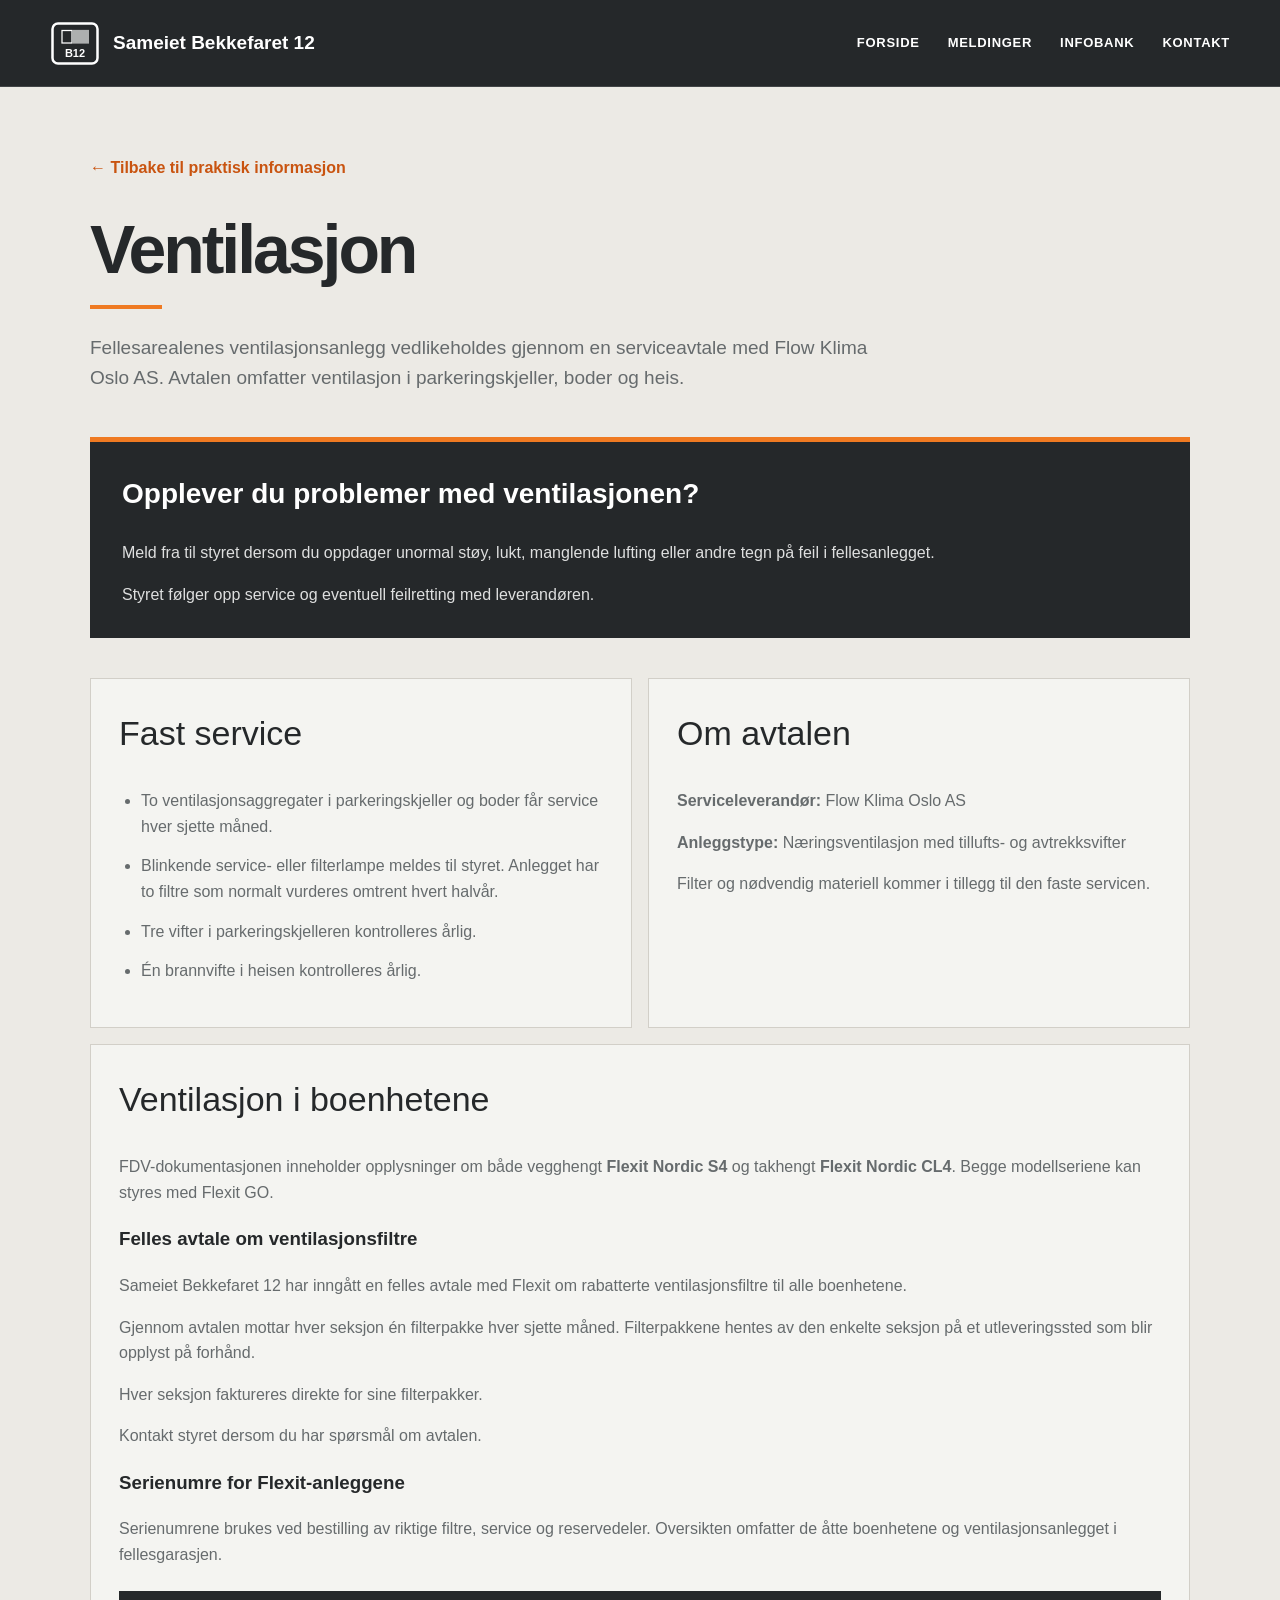
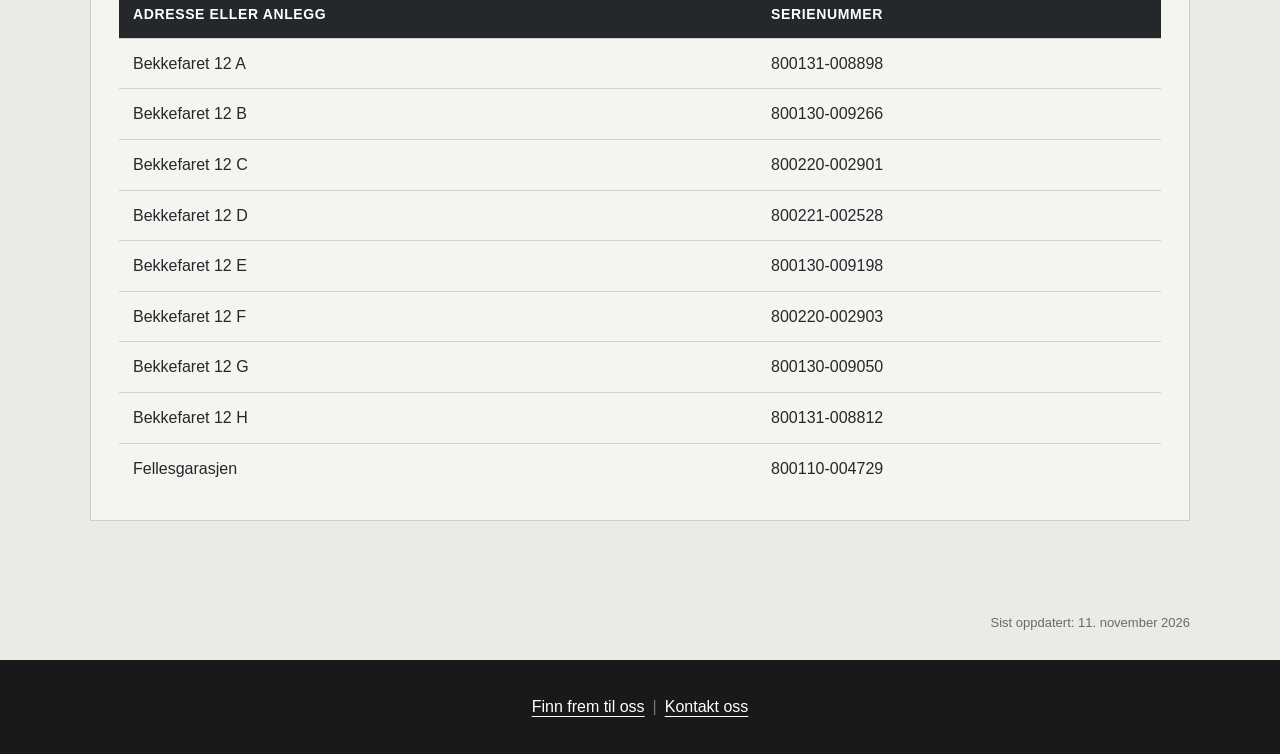
<file: ventilasjon/index.html>
<!DOCTYPE html>
<html lang="no">
<head>
  <meta charset="UTF-8">
  <meta name="viewport" content="width=device-width, initial-scale=1.0">
  <title>Ventilasjon | Sameiet Bekkefaret 12</title>
  <style>
    * { box-sizing: border-box; }
    body { margin: 0; background: #f8f7f3; color: #24332d; font-family: Arial, Helvetica, sans-serif; line-height: 1.65; }
    header { background: #fff; border-bottom: 1px solid #deded8; }
    .nav { max-width: 1320px; margin: 0 auto; min-height: 92px; padding: 0 22px; display: flex; align-items: center; justify-content: space-between; gap: 30px; }
    .brand { display: flex; align-items: center; gap: 16px; color: #24332d; text-decoration: none; font-weight: 700; font-size: 21px; }
    .logo { width: 48px; height: 48px; border-radius: 18px; background: #356451; color: #fff; display: grid; place-items: center; font-weight: 800; letter-spacing: 1px; }
    nav a { color: #42534b; text-decoration: none; margin-left: 28px; font-size: 17px; }
    main { max-width: 1100px; margin: 0 auto; padding: 70px 24px 100px; }
    .back { display: inline-block; margin-bottom: 34px; color: #356451; text-decoration: none; font-weight: 700; }
    h1 { font-family: Georgia, "Times New Roman", serif; font-size: clamp(42px, 6vw, 68px); line-height: 1.05; margin: 0 0 24px; font-weight: 500; }
    .intro { max-width: 760px; font-size: 20px; color: #52635b; margin-bottom: 50px; }
    .notice { background: #356451; color: white; border-radius: 24px; padding: 34px 38px; margin-bottom: 50px; box-shadow: 0 18px 40px rgba(35, 57, 48, 0.12); }
    .notice h2 { margin-top: 0; font-size: 28px; }
    .notice p:last-child { margin-bottom: 0; }
    .grid { display: grid; grid-template-columns: repeat(2, 1fr); gap: 24px; }
    .info { background: #fff; border-radius: 22px; padding: 32px; }
    .info h2 { font-family: Georgia, "Times New Roman", serif; font-weight: 500; font-size: 34px; margin-top: 0; }
    .info ul { padding-left: 22px; }
    .info li { margin-bottom: 14px; }
    .info p:last-child { margin-bottom: 0; }
    .info.wide { grid-column: 1 / -1; }
    .table-wrap { margin-top: 24px; overflow-x: auto; }
    .serial-table { width: 100%; border-collapse: collapse; font-size: 16px; }
    .serial-table th, .serial-table td { padding: 12px 14px; border-bottom: 1px solid #d2cfc8; text-align: left; }
    .serial-table th { background: #25282a; color: #fff; font-size: 14px; text-transform: uppercase; letter-spacing: .045em; }
    .serial-table tbody tr:last-child td { border-bottom: 0; }
    .serial-table .missing { color: #666b6d; font-style: italic; }
    footer { background: #253b32; color: #fff; padding: 38px 24px; }
    .footer-inner { max-width: 1100px; margin: 0 auto; }
    @media (max-width: 760px) {
      .nav { min-height: 76px; }
      nav { display: none; }
      main { padding-top: 45px; }
      .grid { grid-template-columns: 1fr; }
      .info.wide { grid-column: auto; }
      .notice, .info { padding: 26px; }
    }
  </style>
<link rel="stylesheet" href="../assets/subpage-theme.css?v=20260920">
<link rel="stylesheet" href="../assets/halloween.css?v=1">
<script defer src="../assets/halloween.js?v=1"></script>
</head>
<body data-last-updated="11. november 2026">
<header>
  <div class="nav">
    <a class="brand" href="../"><span class="logo">B12</span><span>Sameiet Bekkefaret 12</span></a>
    <button class="menu-button" type="button" aria-expanded="false" aria-controls="hovedmeny">Meny</button><nav id="hovedmeny"><a href="../">Forside</a><a href="../#styremeldinger">Meldinger</a><a href="../#praktisk">Infobank</a><a href="../kontakt/">Kontakt</a></nav>
  </div>
</header>
<main>
  <a class="back" href="../#praktisk">← Tilbake til praktisk informasjon</a>
  <h1>Ventilasjon</h1>
  <p class="intro">
    Fellesarealenes ventilasjonsanlegg vedlikeholdes gjennom en serviceavtale med Flow Klima Oslo AS.
    Avtalen omfatter ventilasjon i parkeringskjeller, boder og heis.
  </p>
  <section class="notice">
    <h2>Opplever du problemer med ventilasjonen?</h2>
    <p>Meld fra til styret dersom du oppdager unormal støy, lukt, manglende lufting eller andre tegn på feil i fellesanlegget.</p>
    <p>Styret følger opp service og eventuell feilretting med leverandøren.</p>
  </section>
  <div class="grid">
    <section class="info">
      <h2>Fast service</h2>
      <ul>
        <li>To ventilasjonsaggregater i parkeringskjeller og boder får service hver sjette måned.</li>
        <li>Blinkende service- eller filterlampe meldes til styret. Anlegget har to filtre som normalt vurderes omtrent hvert halvår.</li>
        <li>Tre vifter i parkeringskjelleren kontrolleres årlig.</li>
        <li>Én brannvifte i heisen kontrolleres årlig.</li>
      </ul>
    </section>
    <section class="info">
      <h2>Om avtalen</h2>
      <p><strong>Serviceleverandør:</strong> Flow Klima Oslo AS</p>
      <p><strong>Anleggstype:</strong> Næringsventilasjon med tillufts- og avtrekksvifter</p>
      <p>Filter og nødvendig materiell kommer i tillegg til den faste servicen.</p>
    </section>
    <section class="info wide">
      <h2>Ventilasjon i boenhetene</h2>
      <p>FDV-dokumentasjonen inneholder opplysninger om både vegghengt <strong>Flexit Nordic S4</strong> og takhengt <strong>Flexit Nordic CL4</strong>. Begge modellseriene kan styres med Flexit GO.</p>
      <h3>Felles avtale om ventilasjonsfiltre</h3>
      <p>Sameiet Bekkefaret 12 har inngått en felles avtale med Flexit om rabatterte ventilasjonsfiltre til alle boenhetene.</p>
      <p>Gjennom avtalen mottar hver seksjon én filterpakke hver sjette måned. Filterpakkene hentes av den enkelte seksjon på et utleveringssted som blir opplyst på forhånd.</p>
      <p>Hver seksjon faktureres direkte for sine filterpakker.</p>
      <p>Kontakt styret dersom du har spørsmål om avtalen.</p>
      <h3>Serienumre for Flexit-anleggene</h3>
      <p>Serienumrene brukes ved bestilling av riktige filtre, service og reservedeler. Oversikten omfatter de åtte boenhetene og ventilasjonsanlegget i fellesgarasjen.</p>
      <div class="table-wrap">
        <table class="serial-table">
          <thead>
            <tr><th>Adresse eller anlegg</th><th>Serienummer</th></tr>
          </thead>
          <tbody>
            <tr><td>Bekkefaret 12 A</td><td>800131-008898</td></tr>
            <tr><td>Bekkefaret 12 B</td><td>800130-009266</td></tr>
            <tr><td>Bekkefaret 12 C</td><td>800220-002901</td></tr>
            <tr><td>Bekkefaret 12 D</td><td>800221-002528</td></tr>
            <tr><td>Bekkefaret 12 E</td><td>800130-009198</td></tr>
            <tr><td>Bekkefaret 12 F</td><td>800220-002903</td></tr>
            <tr><td>Bekkefaret 12 G</td><td>800130-009050</td></tr>
            <tr><td>Bekkefaret 12 H</td><td>800131-008812</td></tr>
            <tr><td>Fellesgarasjen</td><td>800110-004729</td></tr>
          </tbody>
        </table>
      </div>
    </section>
  </div>
</main>
<footer><div class="footer-inner"><a href="../finn-frem/">Finn frem til oss</a><span class="sep">|</span><a href="../kontakt/">Kontakt oss</a></div></footer>
<script src="../assets/subpage-nav.js?v=20260920"></script>
</body>
</html>
</file>
<file: assets/halloween.css>
/* Seasonal decoration only. No layout or colour changes to existing content. */
.hw-layer{position:fixed;inset:0;overflow:hidden;pointer-events:none;z-index:4;contain:strict}
.hw-layer[hidden],.hw-toggle[hidden]{display:none!important}
.hw-layer span{position:absolute;display:block;pointer-events:none}
.hw-layer svg,.hw-pumpkin svg{display:block;width:100%;height:100%}
.hw-leaf{top:-40px;width:16px;height:23px;color:#c77535;opacity:0;animation:hw-fall 32s linear infinite}
.hw-leaf-0{left:3%;animation-delay:-6s}
.hw-leaf-1{right:5%;animation-delay:-21s;animation-duration:38s;color:#b88b48}
.hw-leaf-2{left:8%;animation-delay:-15s;animation-duration:43s;width:12px}
.hw-leaf-3{right:11%;animation-delay:-32s;animation-duration:47s;width:13px}
.hw-bat{left:-70px;top:16%;width:40px;height:20px;color:#25282a;filter:drop-shadow(0 0 1px #d0b693);opacity:0;animation:hw-flight 78s linear infinite}
.hw-bat-1{top:21%;width:30px;animation-delay:2s}
.hw-bat-2{top:13%;width:34px;animation-delay:4s}
.hw-spider{right:19px;top:0;width:24px;height:150px;color:#a38e77;opacity:0;transform:translateY(-155px);animation:hw-lower 95s ease-in-out 17s infinite}
.hw-footer{display:flex;align-items:center;justify-content:center;gap:12px;margin:16px auto 0;padding-inline:14px}
.hw-pumpkin{display:block;width:30px;height:28px;opacity:.8;flex-shrink:0}
.hw-toggle{font:12px/1.5 Arial,Helvetica,sans-serif;color:#ccc;background:transparent;border:1px solid #626262;border-radius:4px;padding:5px 9px;cursor:pointer}
.hw-toggle:hover{color:#fff;border-color:#ef7a22}
.hw-toggle:focus-visible{outline:2px solid #ef7a22;outline-offset:4px}
.hw-crawler{left:-48px;top:72%;width:34px;height:28px;color:#25282a;filter:drop-shadow(0 0 1px #bca286);opacity:0;animation:hw-crawl 110s linear 3s infinite}
.hw-legs-a,.hw-legs-b{transform-box:fill-box;transform-origin:center;animation:hw-step .5s ease-in-out infinite alternate}
.hw-legs-b{animation-direction:alternate-reverse}
.hw-web{width:105px;height:105px;color:#c3b4a1;opacity:.24}
.hw-web-left{top:0;left:0}
.hw-web-right{bottom:0;right:0;transform:rotate(180deg)}
.hw-sleeping span,.hw-sleeping svg g{animation-play-state:paused}
@keyframes hw-step{from{transform:rotate(-7deg) scaleX(.94)}to{transform:rotate(7deg) scaleX(1.04)}}
@keyframes hw-crawl{0%{transform:translate3d(0,0,0) rotate(-8deg);opacity:0}2%{opacity:.65}10%{transform:translate3d(35vw,-22px,0) rotate(6deg);opacity:.65}12%{transform:translate3d(35vw,-22px,0) rotate(6deg);opacity:.65}21%{transform:translate3d(72vw,14px,0) rotate(-8deg);opacity:.65}29%{transform:translate3d(calc(100vw + 100px),-12px,0) rotate(-8deg);opacity:0}100%{transform:translate3d(calc(100vw + 100px),-12px,0);opacity:0}}
@media(max-width:600px){.hw-crawler{width:25px;height:21px;animation-duration:125s}.hw-web{width:62px;height:62px;opacity:.2}}
@keyframes hw-fall{0%{transform:translate3d(0,0,0) rotate(-25deg);opacity:0}8%{opacity:.42}50%{transform:translate3d(18px,50vh,0) rotate(65deg)}90%{opacity:.35}100%{transform:translate3d(-10px,calc(100vh + 50px),0) rotate(150deg);opacity:0}}
@keyframes hw-flight{0%,4%{transform:translate3d(0,0,0) rotate(-5deg);opacity:0}5%{opacity:.5}11%{transform:translate3d(50vw,-24px,0) rotate(5deg);opacity:.5}18%{transform:translate3d(calc(100vw + 140px),12px,0) rotate(-5deg);opacity:0}100%{transform:translate3d(calc(100vw + 140px),12px,0);opacity:0}}
@keyframes hw-lower{0%,2%{transform:translateY(-155px);opacity:0}8%,14%{transform:translateY(-15px);opacity:.55}22%,100%{transform:translateY(-155px);opacity:0}}
@media(max-width:600px){.hw-layer .hw-leaf-2,.hw-layer .hw-leaf-3,.hw-layer .hw-bat-2{display:none}.hw-leaf{width:11px;height:17px}.hw-leaf-0{left:1%}.hw-leaf-1{right:2%}.hw-bat{width:27px;height:14px;animation-duration:96s}.hw-spider{right:4px;width:17px;height:110px}.hw-pumpkin{width:25px;height:24px}}
@media(prefers-reduced-motion:reduce){.hw-layer{display:none!important}.hw-layer span,.hw-layer svg g{animation:none!important}.hw-toggle{display:none!important}}
</file>
<file: assets/subpage-theme.css>
:root{--theme-white:#fff;--theme-paper:#eceae5;--theme-paper-light:#f4f4f1;--theme-coal:#25282a;--theme-muted:#666b6d;--theme-orange:#ef7a22;--theme-orange-dark:#c95410;--theme-line:#d2cfc8}
html{scroll-behavior:smooth}
body{margin:0!important;background:var(--theme-paper)!important;color:var(--theme-coal)!important;font-family:Arial,Helvetica,sans-serif!important;line-height:1.6!important;-webkit-font-smoothing:antialiased}
header{position:relative!important;background:var(--theme-coal)!important;color:#fff!important;border:0!important;border-bottom:1px solid #424547!important;box-shadow:none!important}
header .nav{width:min(1180px,calc(100% - 44px))!important;max-width:none!important;min-height:86px!important;height:auto!important;margin-inline:auto!important;padding:12px 0!important;display:flex!important;align-items:center!important;justify-content:space-between!important;gap:28px!important}
header .brand{display:flex!important;align-items:center!important;gap:13px!important;color:#fff!important;text-decoration:none!important;font:800 19px/1.2 Arial,Helvetica,sans-serif!important}
header .logo{width:50px!important;height:50px!important;border:0!important;border-radius:0!important;background:transparent url('b12-spiler.svg?v=9') center/contain no-repeat!important;color:transparent!important;display:block!important;font-size:0!important}
header nav{display:flex!important;align-items:center!important;gap:28px!important}header nav a{margin:0!important;color:#fff!important;text-decoration:none!important;font:700 13px/1.2 Arial,Helvetica,sans-serif!important;text-transform:uppercase!important;letter-spacing:.055em!important}
.menu-button{display:none;border:1px solid rgba(255,255,255,.55);border-radius:4px;padding:9px 13px;background:transparent;color:#fff;font:700 14px/1 Arial,Helvetica,sans-serif;cursor:pointer}
main{width:min(1100px,calc(100% - 44px))!important;max-width:none!important;margin-inline:auto!important;padding:68px 0 92px!important}main>.wrap{width:100%!important;max-width:none!important;margin:0!important}
.back{display:inline-block!important;margin:0 0 34px!important;color:var(--theme-orange-dark)!important;text-decoration:none!important;font-weight:800!important}
h1{position:relative!important;margin:0 0 24px!important;color:var(--theme-coal)!important;font:800 clamp(44px,6vw,68px)/1 Arial,Helvetica,sans-serif!important;letter-spacing:-.045em!important}
h1:after{content:"";display:block;width:72px;height:4px;margin-top:22px;background:var(--theme-orange)}
.intro{max-width:780px!important;margin:0 0 44px!important;color:var(--theme-muted)!important;font-size:19px!important;line-height:1.6!important}
.notice,.emergency{margin:0 0 40px!important;padding:30px 32px!important;background:var(--theme-coal)!important;color:#fff!important;border:0!important;border-top:5px solid var(--theme-orange)!important;border-radius:0!important;box-shadow:none!important}
.notice h2,.emergency h2{margin-top:0!important;color:#fff!important;font-family:Arial,Helvetica,sans-serif!important}.notice p,.emergency p,.notice li,.emergency li{color:#dedfdf!important}.notice a,.emergency a{color:#fff!important;text-underline-offset:3px}
.grid{display:grid!important;grid-template-columns:repeat(2,minmax(0,1fr))!important;gap:16px!important;align-items:stretch!important;margin-top:0!important}
.grid>.info,.info,.steps,.warning,.panel,.contact-card,.message,.travel{height:100%;margin:0!important;padding:27px 28px!important;background:var(--theme-paper-light)!important;color:var(--theme-coal)!important;border:1px solid var(--theme-line)!important;border-radius:0!important;box-shadow:none!important}
.grid>.info h2,.grid>.info h3,.info h2,.info h3,.steps h2,.steps h3,.warning h2,.panel h2{color:var(--theme-coal)!important;font-family:Arial,Helvetica,sans-serif!important}.grid>.info p,.grid>.info li,.info p,.info li,.steps p,.steps li,.warning p,.warning li,.panel p,.panel li{color:var(--theme-muted)!important}.info a,.steps a,.warning a{color:var(--theme-orange-dark)!important;text-underline-offset:3px}
.info li.key-rule{color:var(--theme-muted)!important}
.info li.key-rule .action-word{color:var(--theme-orange-dark)!important;font-weight:700}
.phone a{color:#fff!important;text-decoration:none!important}.steps{margin-bottom:16px!important;height:auto!important}.warning{margin-top:16px!important;border-left:5px solid var(--theme-orange)!important;height:auto!important}
.travel-grid{display:grid!important;grid-template-columns:repeat(5,minmax(0,1fr))!important;gap:1px!important;background:var(--theme-line)!important;border:1px solid var(--theme-line)!important}.travel{border:0!important;min-height:225px!important}.travel .icon,.bell{background:#ffb45b!important;color:var(--theme-coal)!important}.actions .primary{background:var(--theme-coal)!important;color:#fff!important}.actions a{border-color:var(--theme-coal)!important}.email,.message time{color:var(--theme-orange-dark)!important}.title-row{align-items:center!important}.message{height:auto!important;margin-bottom:16px!important;border-top:4px solid var(--theme-orange)!important}
.last-updated{width:min(1100px,calc(100% - 44px));margin:0 auto;padding:0 0 26px;color:var(--theme-muted);font-size:13px;text-align:right}
footer{background:#17191a!important;color:#fff!important;padding:34px 22px!important}footer .footer-inner{width:min(1100px,100%)!important;max-width:none!important;margin:0 auto!important;display:flex!important;align-items:center!important;justify-content:center!important;gap:8px!important;text-align:center!important}footer a{color:#fff!important;text-underline-offset:4px!important}footer .sep{color:#777}
@media(max-width:900px){.travel-grid{grid-template-columns:repeat(2,minmax(0,1fr))!important}}
@media(max-width:760px){header .nav{width:min(100% - 28px,1180px)!important;min-height:72px!important;flex-wrap:wrap!important}.menu-button{display:block}header nav{display:none!important;order:3;width:100%;padding:8px 0 12px;border-top:1px solid rgba(255,255,255,.2);flex-direction:column!important;align-items:stretch!important;gap:0!important}header nav.open{display:flex!important}header nav a{padding:11px 0!important}main{width:min(100% - 28px,1100px)!important;padding-top:44px!important}.grid,.travel-grid{grid-template-columns:1fr!important}.notice,.emergency,.info,.steps,.warning,.panel,.contact-card,.message,.travel{padding:24px!important}.last-updated{width:min(100% - 28px,1100px)}h1{font-size:44px!important}}
</file>
